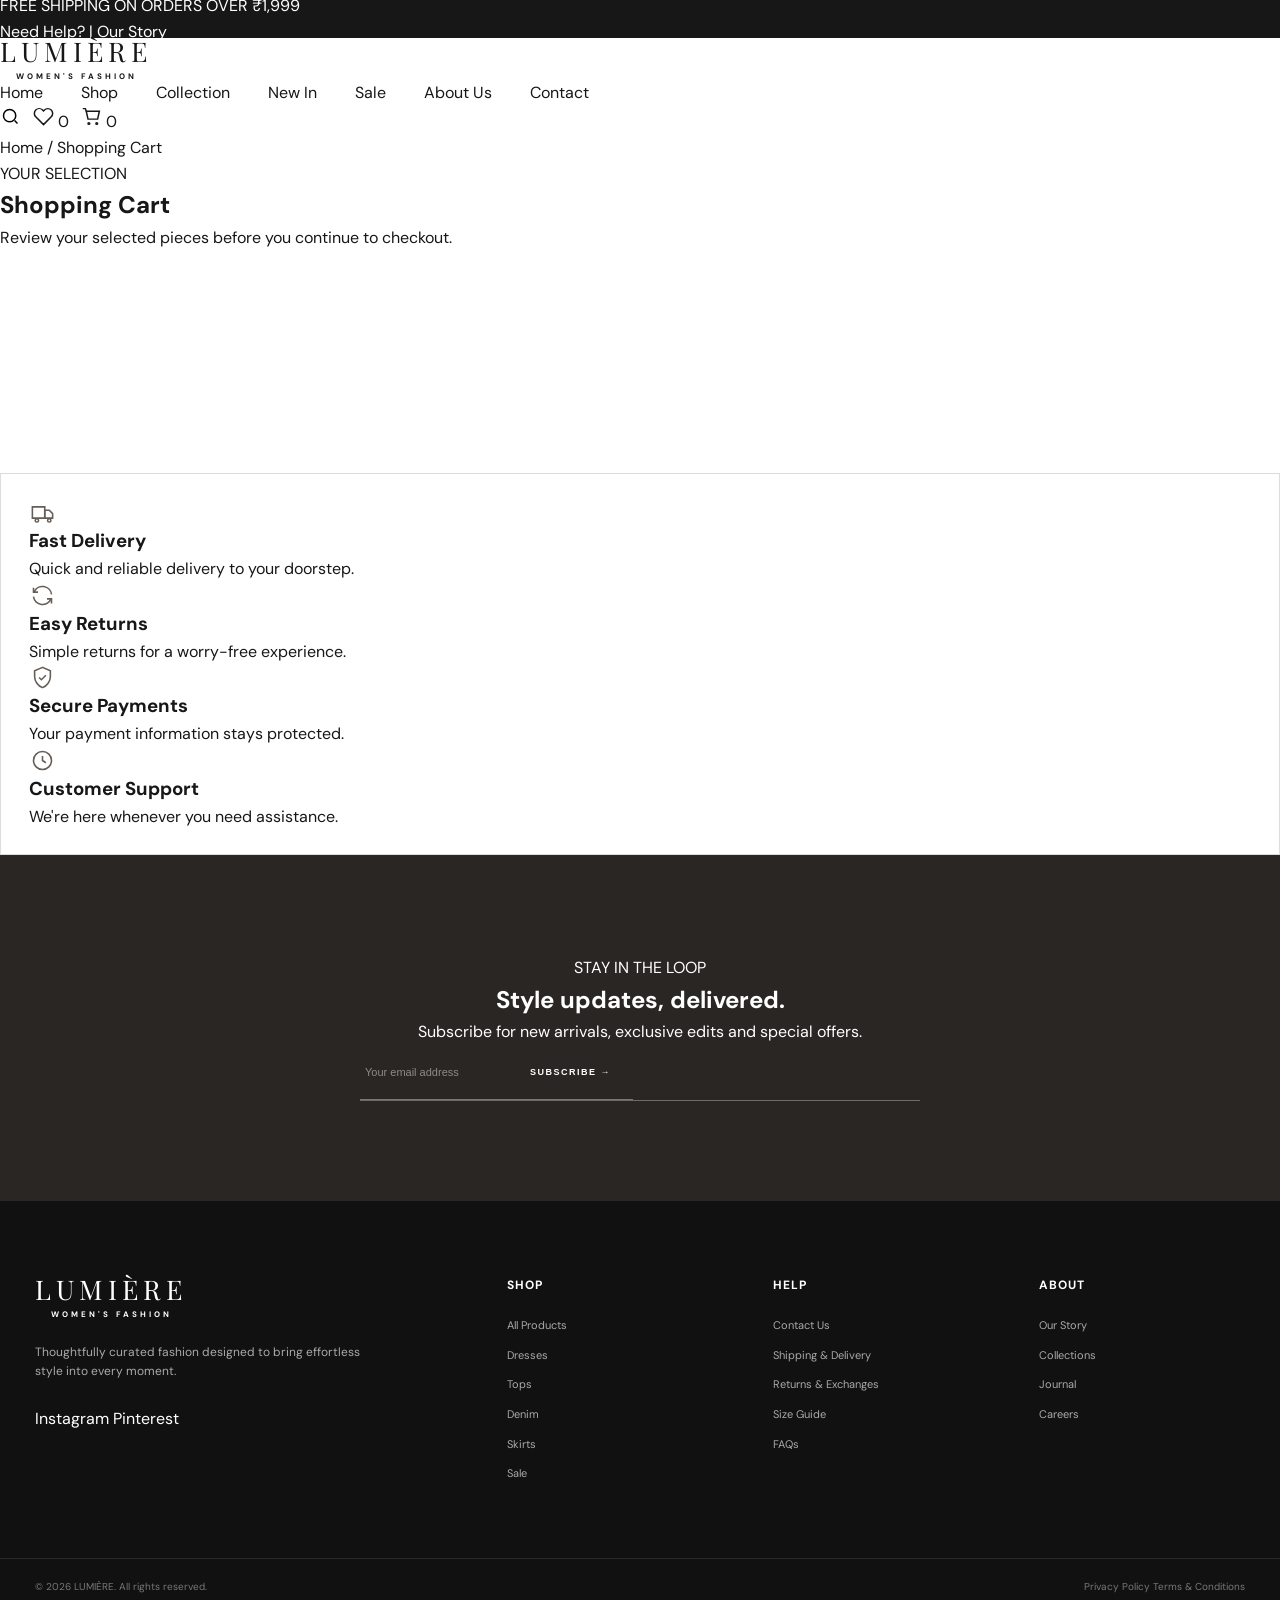
<file: cart.html>
<!DOCTYPE html>
<html lang="en">
<head>
    <meta charset="UTF-8">
    <meta name="viewport" content="width=device-width, initial-scale=1.0">

    <title>Shopping Cart | LUMIÈRE</title>

    <meta
        name="description"
        content="Review your selected LUMIÈRE fashion pieces and proceed to checkout."
    >

    <link rel="preconnect" href="https://fonts.googleapis.com">
    <link rel="preconnect" href="https://fonts.gstatic.com" crossorigin>

    <link
        href="https://fonts.googleapis.com/css2?family=DM+Sans:wght@400;500;600;700&family=Playfair+Display:wght@500;600;700&display=swap"
        rel="stylesheet"
    >

    <link rel="stylesheet" href="style.css">
    <link rel="stylesheet" href="cart.css">
</head>

<body>

    <!-- =========================================
         ANNOUNCEMENT BAR
    ========================================== -->
    <div class="announcement-bar">
        <div class="container">
            <p>FREE SHIPPING ON ORDERS OVER ₹1,999</p>

            <div class="announcement-links">
                <a href="contact.html">Need Help?</a>
                <span>|</span>
                <a href="about.html">Our Story</a>
            </div>
        </div>
    </div>


    <!-- =========================================
         HEADER
    ========================================== -->
    <header class="site-header" id="siteHeader">

        <div class="container header-inner">

            <!-- Mobile Menu -->
            <button
                class="mobile-menu-btn"
                id="mobileMenuBtn"
                aria-label="Open menu"
            >
                <span></span>
                <span></span>
                <span></span>
            </button>


            <!-- Logo -->
            <a href="index.html" class="logo">
                <span class="logo-main">LUMIÈRE</span>
                <span class="logo-sub">WOMEN'S FASHION</span>
            </a>


            <!-- Desktop Navigation -->
            <nav class="main-navigation">

                <a href="index.html">Home</a>

                <a href="shop.html">Shop</a>

                <a href="categories.html">Collection</a>

                <a href="shop.html?sort=newest">New In</a>

                <a href="shop.html?discount=sale">Sale</a>

                <a href="about.html">About Us</a>

                <a href="contact.html">Contact</a>

            </nav>


            <!-- Header Actions -->
            <div class="header-actions">

                <!-- Search -->
                <button
                    class="header-action search-toggle"
                    id="searchToggle"
                    aria-label="Search"
                >
                    <svg
                        width="21"
                        height="21"
                        viewBox="0 0 24 24"
                        fill="none"
                        stroke="currentColor"
                        stroke-width="1.7"
                    >
                        <circle cx="11" cy="11" r="7"></circle>
                        <path d="M20 20L16.65 16.65"></path>
                    </svg>
                </button>


                <!-- Wishlist -->
                <a
                    href="wishlist.html"
                    class="header-action wishlist-action"
                    aria-label="Wishlist"
                >
                    <svg
                        width="21"
                        height="21"
                        viewBox="0 0 24 24"
                        fill="none"
                        stroke="currentColor"
                        stroke-width="1.7"
                    >
                        <path
                            d="M20.84 4.61a5.5 5.5 0 0 0-7.78 0L12 5.67l-1.06-1.06a5.5 5.5 0 0 0-7.78 7.78L12 21.23l8.84-8.84a5.5 5.5 0 0 0 0-7.78Z"
                        ></path>
                    </svg>

                    <span
                        class="header-count wishlist-count"
                        id="wishlistCount"
                    >0</span>
                </a>


                <!-- Cart -->
                <a
                    href="cart.html"
                    class="header-action cart-action active"
                    aria-label="Shopping cart"
                >
                    <svg
                        width="21"
                        height="21"
                        viewBox="0 0 24 24"
                        fill="none"
                        stroke="currentColor"
                        stroke-width="1.7"
                    >
                        <path d="M6 6h15l-2 9H8L6 6Z"></path>
                        <path d="M6 6 5 3H2"></path>
                        <circle cx="9" cy="20" r="1"></circle>
                        <circle cx="18" cy="20" r="1"></circle>
                    </svg>

                    <span
                        class="header-count cart-count"
                        id="cartCount"
                    >0</span>
                </a>

            </div>

        </div>

    </header>


    <!-- =========================================
         SEARCH PANEL
    ========================================== -->
    <div class="search-panel" id="searchPanel">

        <div class="container">

            <div class="search-panel-inner">

                <div class="search-input-wrapper">

                    <svg
                        width="22"
                        height="22"
                        viewBox="0 0 24 24"
                        fill="none"
                        stroke="currentColor"
                        stroke-width="1.7"
                    >
                        <circle cx="11" cy="11" r="7"></circle>
                        <path d="M20 20L16.65 16.65"></path>
                    </svg>

                    <input
                        type="text"
                        id="globalSearch"
                        placeholder="Search dresses, tops, denim..."
                        autocomplete="off"
                    >

                    <button
                        id="closeSearch"
                        class="close-search"
                        aria-label="Close search"
                    >
                        ×
                    </button>

                </div>

                <div
                    class="search-suggestions"
                    id="searchSuggestions"
                ></div>

            </div>

        </div>

    </div>


    <!-- =========================================
         MOBILE NAVIGATION
    ========================================== -->
    <div class="mobile-menu-overlay" id="mobileMenuOverlay"></div>

    <aside class="mobile-navigation" id="mobileNavigation">

        <div class="mobile-nav-header">

            <a href="index.html" class="logo">
                <span class="logo-main">LUMIÈRE</span>
                <span class="logo-sub">WOMEN'S FASHION</span>
            </a>

            <button
                id="closeMobileMenu"
                class="close-mobile-menu"
                aria-label="Close menu"
            >
                ×
            </button>

        </div>


        <nav class="mobile-nav-links">

            <a href="index.html">Home</a>

            <a href="shop.html">Shop</a>

            <a href="categories.html">Collection</a>

            <a href="shop.html?sort=newest">New In</a>

            <a href="shop.html?sort=trending">Trending</a>

            <a href="shop.html?discount=sale">Sale</a>

            <a href="wishlist.html">
                Wishlist
                <span id="mobileWishlistCount">0</span>
            </a>

            <a href="cart.html" class="active">
                Cart
                <span id="mobileCartCount">0</span>
            </a>

            <a href="about.html">About Us</a>

            <a href="contact.html">Contact</a>

        </nav>


        <div class="mobile-nav-footer">

            <p>Curated fashion for every moment.</p>

            <div class="mobile-social-links">
                <a href="#">Instagram</a>
                <a href="#">Pinterest</a>
            </div>

        </div>

    </aside>


    <!-- =========================================
         BREADCRUMB
    ========================================== -->
    <section class="breadcrumb-section">

        <div class="container">

            <div class="breadcrumb">

                <a href="index.html">Home</a>

                <span>/</span>

                <span>Shopping Cart</span>

            </div>

        </div>

    </section>


    <!-- =========================================
         CART HERO
    ========================================== -->
    <section class="page-hero cart-page-hero">

        <div class="container">

            <span class="eyebrow">YOUR SELECTION</span>

            <h1>Shopping Cart</h1>

            <p>
                Review your selected pieces before you continue to checkout.
            </p>

        </div>

    </section>


    <!-- =========================================
         CART SECTION
    ========================================== -->
    <main class="cart-section">

        <div class="container">

            <!-- Cart Layout -->
            <div class="cart-layout" id="cartLayout">


                <!-- =================================
                     CART ITEMS
                ================================== -->
                <div class="cart-main">

                    <div class="cart-heading">

                        <div>

                            <span class="section-label">YOUR BAG</span>

                            <h2>
                                Selected Items
                            </h2>

                        </div>

                        <span
                            class="cart-items-count"
                            id="cartItemsCount"
                        >
                            0 items
                        </span>

                    </div>


                    <!-- Products will be rendered here by JS -->
                    <div
                        class="cart-items"
                        id="cartItems"
                    ></div>


                    <!-- =================================
                         EMPTY CART
                    ================================== -->
                    <div
                        class="empty-cart"
                        id="emptyCart"
                        style="display: none;"
                    >

                        <div class="empty-cart-icon">

                            <svg
                                width="55"
                                height="55"
                                viewBox="0 0 24 24"
                                fill="none"
                                stroke="currentColor"
                                stroke-width="1.3"
                            >
                                <path d="M6 6h15l-2 9H8L6 6Z"></path>
                                <path d="M6 6 5 3H2"></path>
                                <circle cx="9" cy="20" r="1"></circle>
                                <circle cx="18" cy="20" r="1"></circle>
                            </svg>

                        </div>

                        <span class="eyebrow">
                            YOUR BAG IS WAITING
                        </span>

                        <h2>Your cart is empty</h2>

                        <p>
                            Looks like you haven't added anything to your
                            shopping bag yet.
                        </p>

                        <a
                            href="shop.html"
                            class="btn btn-primary"
                        >
                            Explore Collection
                        </a>

                    </div>


                    <!-- Continue Shopping -->
                    <div class="continue-shopping">

                        <a href="shop.html">

                            <span class="arrow">←</span>

                            Continue Shopping

                        </a>

                    </div>

                </div>


                <!-- =================================
                     CART SUMMARY
                ================================== -->
                <aside
                    class="cart-summary"
                    id="cartSummary"
                >

                    <div class="summary-header">

                        <span class="section-label">
                            ORDER SUMMARY
                        </span>

                        <h2>Summary</h2>

                    </div>


                    <!-- Promo -->
                    <div class="promo-code">

                        <label for="promoCode">
                            Have a promo code?
                        </label>

                        <div class="promo-input">

                            <input
                                type="text"
                                id="promoCode"
                                placeholder="Enter code"
                            >

                            <button
                                type="button"
                                id="applyPromo"
                            >
                                Apply
                            </button>

                        </div>

                        <small id="promoMessage"></small>

                    </div>


                    <!-- Price Breakdown -->
                    <div class="summary-details">

                        <div class="summary-row">

                            <span>Subtotal</span>

                            <strong id="cartSubtotal">
                                ₹0
                            </strong>

                        </div>


                        <div class="summary-row">

                            <span>Shipping</span>

                            <strong id="cartShipping">
                                ₹0
                            </strong>

                        </div>


                        <div
                            class="summary-row discount-row"
                            id="cartDiscountRow"
                            style="display: none;"
                        >

                            <span>Discount</span>

                            <strong id="cartDiscount">
                                -₹0
                            </strong>

                        </div>

                    </div>


                    <!-- Free Shipping Message -->
                    <div
                        class="shipping-message"
                        id="shippingMessage"
                    >
                        <svg
                            width="18"
                            height="18"
                            viewBox="0 0 24 24"
                            fill="none"
                            stroke="currentColor"
                            stroke-width="1.5"
                        >
                            <path d="M3 7h11v10H3z"></path>
                            <path d="M14 10h4l3 3v4h-7z"></path>
                            <circle cx="7" cy="19" r="1.5"></circle>
                            <circle cx="18" cy="19" r="1.5"></circle>
                        </svg>

                        <span>
                            Free shipping on orders over ₹1,999
                        </span>
                    </div>


                    <!-- Total -->
                    <div class="summary-total">

                        <span>Total</span>

                        <strong id="cartTotal">
                            ₹0
                        </strong>

                    </div>


                    <!-- Checkout -->
                    <a
                        href="checkout.html"
                        class="btn btn-primary checkout-btn"
                        id="checkoutButton"
                    >
                        Proceed to Checkout
                        <span>→</span>
                        <a href="checkout.html">Proceed to Checkout</a>
                    </a>


                    <!-- Payment Info -->
                    <div class="secure-checkout">

                        <svg
                            width="17"
                            height="17"
                            viewBox="0 0 24 24"
                            fill="none"
                            stroke="currentColor"
                            stroke-width="1.5"
                        >
                            <rect
                                x="4"
                                y="3"
                                width="16"
                                height="18"
                                rx="2"
                            ></rect>

                            <path d="M8 8h8"></path>

                            <path d="M8 12h8"></path>

                            <path d="M8 16h5"></path>
                        </svg>

                        <span>
                            Secure checkout • Safe & easy payments
                        </span>

                    </div>

                </aside>

            </div>

        </div>

    </main>


    <!-- =========================================
         CART BENEFITS
    ========================================== -->
    <section class="cart-benefits">

        <div class="container">

            <div class="benefits-grid">

                <!-- Benefit 1 -->
                <div class="benefit-item">

                    <div class="benefit-icon">

                        <svg
                            width="27"
                            height="27"
                            viewBox="0 0 24 24"
                            fill="none"
                            stroke="currentColor"
                            stroke-width="1.4"
                        >
                            <path d="M3 7h11v10H3z"></path>
                            <path d="M14 10h4l3 3v4h-7z"></path>
                            <circle cx="7" cy="19" r="1.5"></circle>
                            <circle cx="18" cy="19" r="1.5"></circle>
                        </svg>

                    </div>

                    <div>

                        <h3>Fast Delivery</h3>

                        <p>
                            Quick and reliable delivery to your doorstep.
                        </p>

                    </div>

                </div>


                <!-- Benefit 2 -->
                <div class="benefit-item">

                    <div class="benefit-icon">

                        <svg
                            width="27"
                            height="27"
                            viewBox="0 0 24 24"
                            fill="none"
                            stroke="currentColor"
                            stroke-width="1.4"
                        >
                            <path d="M20 11a8.1 8.1 0 0 0-15.5-2"></path>
                            <path d="M4 5v4h4"></path>
                            <path d="M4 13a8.1 8.1 0 0 0 15.5 2"></path>
                            <path d="M20 19v-4h-4"></path>
                        </svg>

                    </div>

                    <div>

                        <h3>Easy Returns</h3>

                        <p>
                            Simple returns for a worry-free experience.
                        </p>

                    </div>

                </div>


                <!-- Benefit 3 -->
                <div class="benefit-item">

                    <div class="benefit-icon">

                        <svg
                            width="27"
                            height="27"
                            viewBox="0 0 24 24"
                            fill="none"
                            stroke="currentColor"
                            stroke-width="1.4"
                        >
                            <path
                                d="M12 3 5 6v5c0 4.5 3 8.5 7 10 4-1.5 7-5.5 7-10V6l-7-3Z"
                            ></path>

                            <path d="m9 12 2 2 4-4"></path>
                        </svg>

                    </div>

                    <div>

                        <h3>Secure Payments</h3>

                        <p>
                            Your payment information stays protected.
                        </p>

                    </div>

                </div>


                <!-- Benefit 4 -->
                <div class="benefit-item">

                    <div class="benefit-icon">

                        <svg
                            width="27"
                            height="27"
                            viewBox="0 0 24 24"
                            fill="none"
                            stroke="currentColor"
                            stroke-width="1.4"
                        >
                            <path d="M20 12a8 8 0 1 1-16 0 8 8 0 0 1 16 0Z"></path>
                            <path d="M12 8v4l3 2"></path>
                        </svg>

                    </div>

                    <div>

                        <h3>Customer Support</h3>

                        <p>
                            We're here whenever you need assistance.
                        </p>

                    </div>

                </div>

            </div>

        </div>

    </section>


    <!-- =========================================
         NEWSLETTER
    ========================================== -->
    <section class="newsletter-section">

        <div class="container">

            <div class="newsletter-content">

                <span class="eyebrow">STAY IN THE LOOP</span>

                <h2>
                    Style updates, delivered.
                </h2>

                <p>
                    Subscribe for new arrivals, exclusive edits and
                    special offers.
                </p>

                <form
                    class="newsletter-form"
                    id="newsletterForm"
                >

                    <div class="newsletter-input">

                        <input
                            type="email"
                            id="newsletterEmail"
                            placeholder="Your email address"
                            required
                        >

                        <button type="submit">
                            Subscribe
                            <span>→</span>
                        </button>

                    </div>

                </form>

            </div>

        </div>

    </section>


    <!-- =========================================
         FOOTER
    ========================================== -->
    <footer class="site-footer">

        <div class="container">

            <div class="footer-main">


                <!-- Brand -->
                <div class="footer-brand">

                    <a href="index.html" class="logo">

                        <span class="logo-main">
                            LUMIÈRE
                        </span>

                        <span class="logo-sub">
                            WOMEN'S FASHION
                        </span>

                    </a>

                    <p>
                        Thoughtfully curated fashion designed to bring
                        effortless style into every moment.
                    </p>

                    <div class="footer-social">

                        <a href="#" aria-label="Instagram">
                            Instagram
                        </a>

                        <a href="#" aria-label="Pinterest">
                            Pinterest
                        </a>

                    </div>

                </div>


                <!-- Shop -->
                <div class="footer-column">

                    <h3>Shop</h3>

                    <a href="shop.html">All Products</a>

                    <a href="shop.html?category=dresses">
                        Dresses
                    </a>

                    <a href="shop.html?category=tops">
                        Tops
                    </a>

                    <a href="shop.html?category=jeans">
                        Denim
                    </a>

                    <a href="shop.html?category=skirts">
                        Skirts
                    </a>

                    <a href="shop.html?discount=sale">
                        Sale
                    </a>

                </div>


                <!-- Help -->
                <div class="footer-column">

                    <h3>Help</h3>

                    <a href="contact.html">Contact Us</a>

                    <a href="#">Shipping & Delivery</a>

                    <a href="#">Returns & Exchanges</a>

                    <a href="#">Size Guide</a>

                    <a href="#">FAQs</a>

                </div>


                <!-- About -->
                <div class="footer-column">

                    <h3>About</h3>

                    <a href="about.html">Our Story</a>

                    <a href="categories.html">
                        Collections
                    </a>

                    <a href="#">Journal</a>

                    <a href="#">Careers</a>

                </div>

            </div>


            <!-- Footer Bottom -->
            <div class="footer-bottom">

                <p>
                    © 2026 LUMIÈRE. All rights reserved.
                </p>

                <div class="footer-legal">

                    <a href="#">Privacy Policy</a>

                    <a href="#">Terms & Conditions</a>

                </div>

            </div>

        </div>

    </footer>


    <!-- =========================================
         TOAST
    ========================================== -->
    <div
        class="toast-container"
        id="toastContainer"
    ></div>


    <!-- =========================================
         BACK TO TOP
    ========================================== -->
    <button
        class="back-to-top"
        id="backToTop"
        aria-label="Back to top"
    >
        ↑
    </button>


    <!-- =========================================
         JAVASCRIPT
    ========================================== -->
    
    <script src="script.js"></script>
    <script src="cart.js"></script>

</body>
</html>
</file>
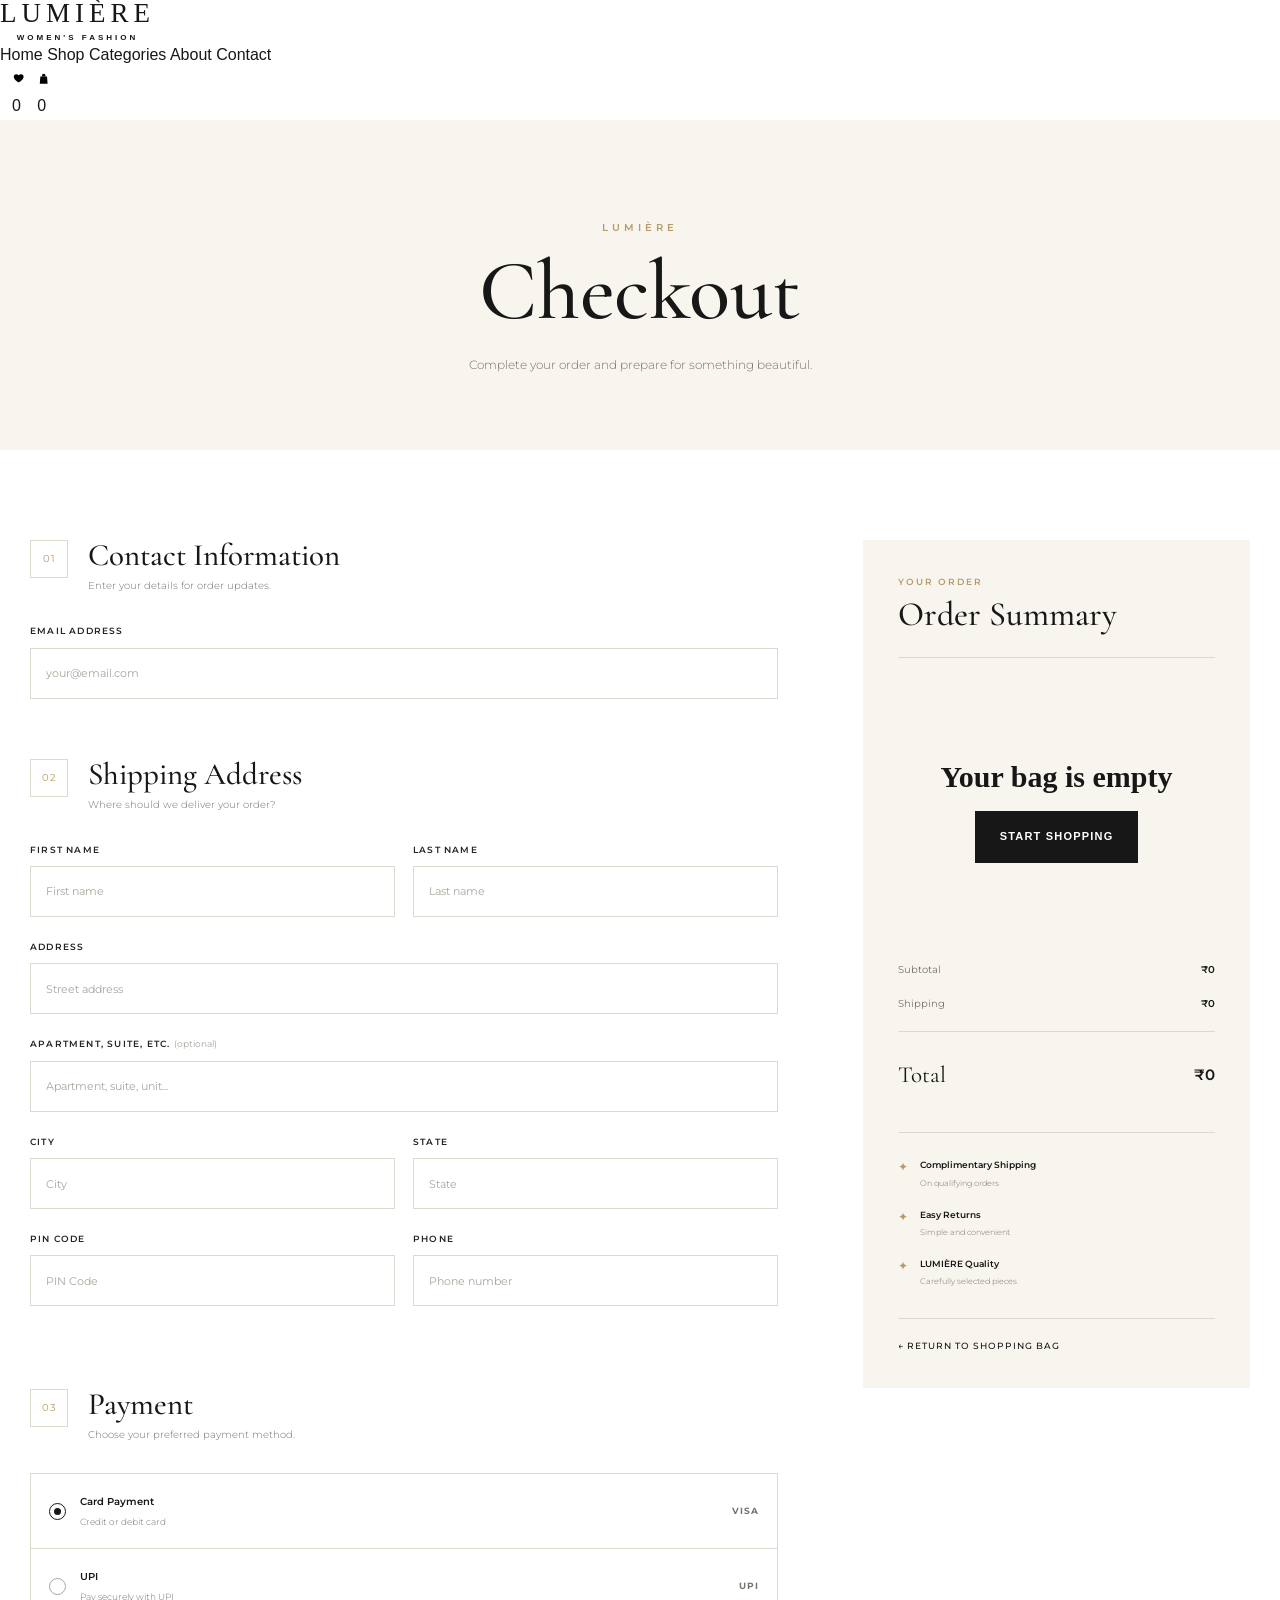
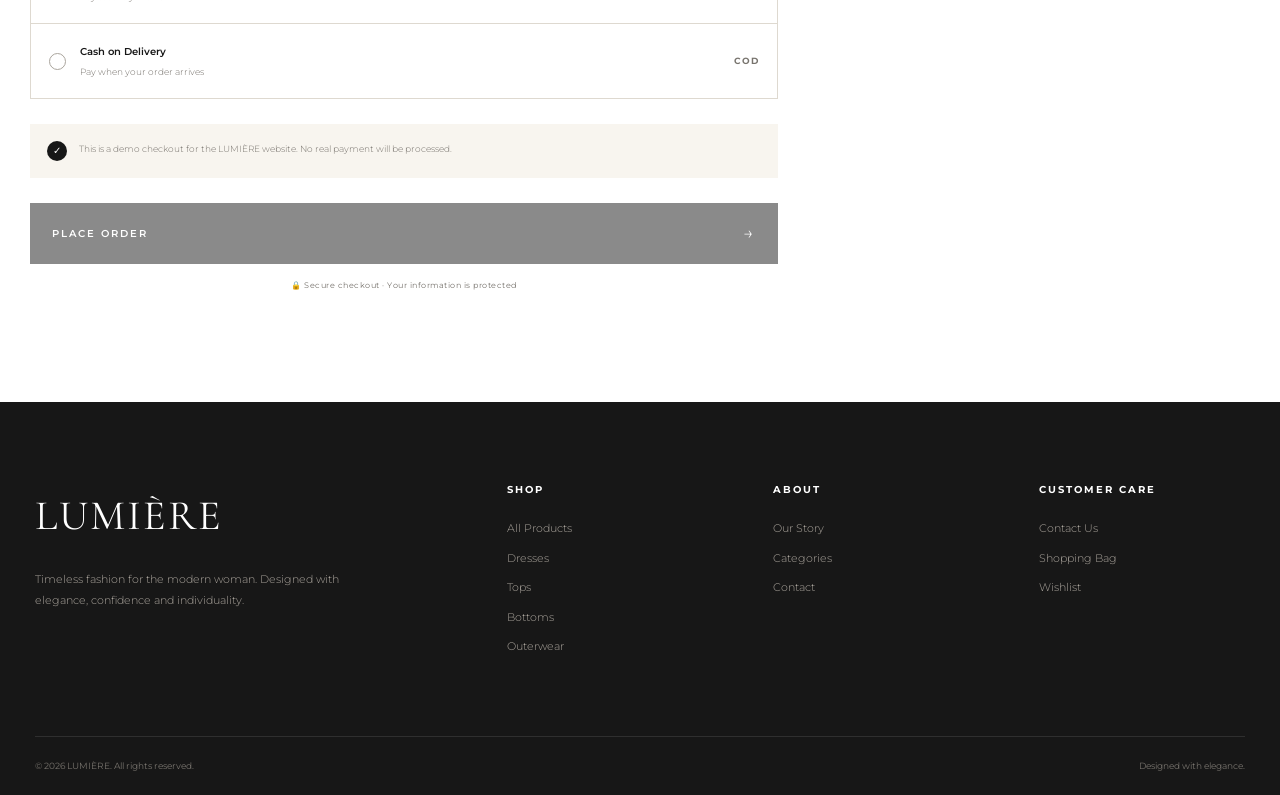
<file: checkout.html>
<!DOCTYPE html>
<html lang="en">
<head>
    <meta charset="UTF-8">
    <meta name="viewport" content="width=device-width, initial-scale=1.0">

    <title>Checkout | LUMIÈRE</title>

    <!-- Google Fonts -->
    <link rel="preconnect" href="https://fonts.googleapis.com">
    <link rel="preconnect" href="https://fonts.gstatic.com" crossorigin>
    <link href="https://fonts.googleapis.com/css2?family=Cormorant+Garamond:wght@400;500;600;700&family=Montserrat:wght@300;400;500;600;700&display=swap" rel="stylesheet">

    <!-- Main CSS -->
    <link rel="stylesheet" href="style.css">

    <!-- Checkout CSS -->
    <link rel="stylesheet" href="checkout.css">
</head>

<body>

    <!-- =====================================================
         HEADER
         ===================================================== -->

    <header class="site-header" id="siteHeader">

        <div class="header-inner">

            <!-- Mobile Menu -->
            <button
                class="mobile-menu-btn"
                id="mobileMenuBtn"
                aria-label="Open menu"
            >
                <span></span>
                <span></span>
                <span></span>
            </button>


            <!-- Logo -->
            <a href="index.html" class="logo">
                <span class="logo-main">LUMIÈRE</span>
                <span class="logo-sub">WOMEN'S FASHION</span>
            </a>


            <!-- Navigation -->
            <nav class="desktop-navigation">

                <a href="index.html">Home</a>

                <a href="shop.html">Shop</a>

                <a href="categories.html">Categories</a>

                <a href="about.html">About</a>

                <a href="contact.html">Contact</a>

            </nav>


            <!-- Header Actions -->
            <div class="header-actions">

                <!-- Search -->
                <button
                    class="header-icon"
                    id="searchToggle"
                    aria-label="Search"
                >
                    <svg viewBox="0 0 24 24">
                        <circle cx="11" cy="11" r="7"></circle>
                        <path d="M16.5 16.5L21 21"></path>
                    </svg>
                </button>


                <!-- Wishlist -->
                <a
                    href="wishlist.html"
                    class="header-icon icon-with-count"
                    aria-label="Wishlist"
                >
                    <svg viewBox="0 0 24 24">
                        <path d="M20.8 8.7c0 5.5-8.8 10.3-8.8 10.3S3.2 14.2 3.2 8.7A4.7 4.7 0 0 1 8 4c1.5 0 2.9.7 4 1.9C13.1 4.7 14.5 4 16 4a4.7 4.7 0 0 1 4.8 4.7Z"></path>
                    </svg>

                    <span class="wishlist-count">0</span>
                </a>


                <!-- Cart -->
                <a
                    href="cart.html"
                    class="header-icon icon-with-count"
                    aria-label="Shopping bag"
                >
                    <svg viewBox="0 0 24 24">
                        <path d="M6 8h12l1 13H5L6 8Z"></path>
                        <path d="M9 8V6a3 3 0 0 1 6 0v2"></path>
                    </svg>

                    <span class="cart-count">0</span>
                </a>

            </div>

        </div>

    </header>


    <!-- =====================================================
         MOBILE NAVIGATION
         ===================================================== -->

    <div class="mobile-navigation" id="mobileNavigation">

        <button
            class="mobile-menu-close"
            id="closeMobileMenu"
            aria-label="Close menu"
        >
            &times;
        </button>

        <nav>

            <a href="index.html">Home</a>

            <a href="shop.html">Shop</a>

            <a href="categories.html">Categories</a>

            <a href="about.html">About</a>

            <a href="contact.html">Contact</a>

        </nav>

    </div>


    <div
        class="mobile-menu-overlay"
        id="mobileMenuOverlay"
    ></div>


    <!-- =====================================================
         SEARCH PANEL
         ===================================================== -->

    <div class="search-panel" id="searchPanel">

        <div class="search-panel-inner">

            <button
                class="search-close"
                id="closeSearch"
                aria-label="Close search"
            >
                &times;
            </button>


            <div class="search-box">

                <svg viewBox="0 0 24 24">
                    <circle cx="11" cy="11" r="7"></circle>
                    <path d="M16.5 16.5L21 21"></path>
                </svg>

                <input
                    type="text"
                    id="globalSearch"
                    placeholder="Search our collection..."
                    autocomplete="off"
                >

            </div>


            <div
                class="search-suggestions"
                id="searchSuggestions"
            ></div>

        </div>

    </div>


    <!-- =====================================================
         CHECKOUT PAGE
         ===================================================== -->

    <main class="checkout-page">


        <!-- Page Heading -->
        <section class="checkout-heading">

            <p class="checkout-eyebrow">
                LUMIÈRE
            </p>

            <h1>Checkout</h1>

            <p>
                Complete your order and prepare for something beautiful.
            </p>

        </section>


        <!-- Checkout Layout -->
        <section class="checkout-section">

            <div class="checkout-container">


                <!-- =================================================
                     LEFT SIDE - CUSTOMER INFORMATION
                     ================================================= -->

                <div class="checkout-form-wrapper">

                    <div class="checkout-section-title">

                        <span class="checkout-number">
                            01
                        </span>

                        <div>
                            <h2>Contact Information</h2>

                            <p>
                                Enter your details for order updates.
                            </p>
                        </div>

                    </div>


                    <form id="checkoutForm">


                        <!-- Contact -->
                        <div class="form-group">

                            <label for="checkoutEmail">
                                Email Address
                            </label>

                            <input
                                type="email"
                                id="checkoutEmail"
                                name="email"
                                placeholder="your@email.com"
                                required
                            >

                        </div>


                        <!-- Shipping Heading -->
                        <div class="checkout-section-title form-heading">

                            <span class="checkout-number">
                                02
                            </span>

                            <div>
                                <h2>Shipping Address</h2>

                                <p>
                                    Where should we deliver your order?
                                </p>
                            </div>

                        </div>


                        <!-- Name Row -->
                        <div class="form-row">

                            <div class="form-group">

                                <label for="firstName">
                                    First Name
                                </label>

                                <input
                                    type="text"
                                    id="firstName"
                                    name="firstName"
                                    placeholder="First name"
                                    required
                                >

                            </div>


                            <div class="form-group">

                                <label for="lastName">
                                    Last Name
                                </label>

                                <input
                                    type="text"
                                    id="lastName"
                                    name="lastName"
                                    placeholder="Last name"
                                    required
                                >

                            </div>

                        </div>


                        <!-- Address -->
                        <div class="form-group">

                            <label for="address">
                                Address
                            </label>

                            <input
                                type="text"
                                id="address"
                                name="address"
                                placeholder="Street address"
                                required
                            >

                        </div>


                        <!-- Apartment -->
                        <div class="form-group">

                            <label for="apartment">
                                Apartment, Suite, etc.
                                <span>(optional)</span>
                            </label>

                            <input
                                type="text"
                                id="apartment"
                                name="apartment"
                                placeholder="Apartment, suite, unit..."
                            >

                        </div>


                        <!-- City / State -->
                        <div class="form-row">

                            <div class="form-group">

                                <label for="city">
                                    City
                                </label>

                                <input
                                    type="text"
                                    id="city"
                                    name="city"
                                    placeholder="City"
                                    required
                                >

                            </div>


                            <div class="form-group">

                                <label for="state">
                                    State
                                </label>

                                <input
                                    type="text"
                                    id="state"
                                    name="state"
                                    placeholder="State"
                                    required
                                >

                            </div>

                        </div>


                        <!-- PIN / Phone -->
                        <div class="form-row">

                            <div class="form-group">

                                <label for="postalCode">
                                    PIN Code
                                </label>

                                <input
                                    type="text"
                                    id="postalCode"
                                    name="postalCode"
                                    placeholder="PIN Code"
                                    inputmode="numeric"
                                    maxlength="6"
                                    required
                                >

                            </div>


                            <div class="form-group">

                                <label for="phone">
                                    Phone
                                </label>

                                <input
                                    type="tel"
                                    id="phone"
                                    name="phone"
                                    placeholder="Phone number"
                                    inputmode="tel"
                                    required
                                >

                            </div>

                        </div>


                        <!-- Payment Heading -->
                        <div class="checkout-section-title form-heading">

                            <span class="checkout-number">
                                03
                            </span>

                            <div>
                                <h2>Payment</h2>

                                <p>
                                    Choose your preferred payment method.
                                </p>
                            </div>

                        </div>


                        <!-- Payment Methods -->
                        <div class="payment-methods">


                            <label class="payment-option">

                                <input
                                    type="radio"
                                    name="payment"
                                    value="card"
                                    checked
                                >

                                <span class="custom-radio"></span>

                                <span class="payment-info">

                                    <strong>
                                        Card Payment
                                    </strong>

                                    <small>
                                        Credit or debit card
                                    </small>

                                </span>

                                <span class="payment-icons">
                                    VISA
                                </span>

                            </label>


                            <label class="payment-option">

                                <input
                                    type="radio"
                                    name="payment"
                                    value="upi"
                                >

                                <span class="custom-radio"></span>

                                <span class="payment-info">

                                    <strong>
                                        UPI
                                    </strong>

                                    <small>
                                        Pay securely with UPI
                                    </small>

                                </span>

                                <span class="payment-icons">
                                    UPI
                                </span>

                            </label>


                            <label class="payment-option">

                                <input
                                    type="radio"
                                    name="payment"
                                    value="cod"
                                >

                                <span class="custom-radio"></span>

                                <span class="payment-info">

                                    <strong>
                                        Cash on Delivery
                                    </strong>

                                    <small>
                                        Pay when your order arrives
                                    </small>

                                </span>

                                <span class="payment-icons">
                                    COD
                                </span>

                            </label>

                        </div>


                        <!-- Demo Notice -->
                        <div class="checkout-notice">

                            <span class="notice-icon">
                                ✓
                            </span>

                            <p>
                                This is a demo checkout for the LUMIÈRE
                                website. No real payment will be processed.
                            </p>

                        </div>


                        <!-- Submit -->
                        <button
                            type="submit"
                            class="place-order-btn"
                        >
                            <span>Place Order</span>
                            <span>→</span>
                        </button>


                        <p class="secure-checkout">
                            🔒 Secure checkout · Your information is protected
                        </p>

                    </form>

                </div>


                <!-- =================================================
                     RIGHT SIDE - ORDER SUMMARY
                     ================================================= -->

                <aside class="checkout-summary">


                    <div class="summary-header">

                        <p>
                            YOUR ORDER
                        </p>

                        <h2>
                            Order Summary
                        </h2>

                    </div>


                    <!-- Products -->
                    <div
                        class="checkout-items"
                        id="checkoutItems"
                    >
                        <!-- Filled by script.js -->
                    </div>


                    <!-- Summary Totals -->
                    <div class="summary-prices">

                        <div class="summary-row">

                            <span>
                                Subtotal
                            </span>

                            <strong id="checkoutSubtotal">
                                ₹0
                            </strong>

                        </div>


                        <div class="summary-row">

                            <span>
                                Shipping
                            </span>

                            <strong id="checkoutShipping">
                                ₹0
                            </strong>

                        </div>


                        <div class="summary-divider"></div>


                        <div class="summary-row summary-total">

                            <span>
                                Total
                            </span>

                            <strong id="checkoutTotal">
                                ₹0
                            </strong>

                        </div>

                    </div>


                    <!-- Benefits -->
                    <div class="checkout-benefits">

                        <div class="benefit">

                            <span>✦</span>

                            <div>
                                <strong>
                                    Complimentary Shipping
                                </strong>

                                <p>
                                    On qualifying orders
                                </p>
                            </div>

                        </div>


                        <div class="benefit">

                            <span>✦</span>

                            <div>
                                <strong>
                                    Easy Returns
                                </strong>

                                <p>
                                    Simple and convenient
                                </p>
                            </div>

                        </div>


                        <div class="benefit">

                            <span>✦</span>

                            <div>
                                <strong>
                                    LUMIÈRE Quality
                                </strong>

                                <p>
                                    Carefully selected pieces
                                </p>
                            </div>

                        </div>

                    </div>


                    <a
                        href="cart.html"
                        class="back-to-cart"
                    >
                        ← Return to Shopping Bag
                    </a>

                </aside>

            </div>

        </section>

    </main>


    <!-- =====================================================
         FOOTER
         ===================================================== -->

    <footer class="site-footer">

        <div class="footer-main">


            <div class="footer-brand">

                <a
                    href="index.html"
                    class="footer-logo"
                >
                    LUMIÈRE
                </a>

                <p>
                    Timeless fashion for the modern woman.
                    Designed with elegance, confidence and individuality.
                </p>

            </div>


            <div class="footer-column">

                <h4>Shop</h4>

                <a href="shop.html">
                    All Products
                </a>

                <a href="shop.html?category=dresses">
                    Dresses
                </a>

                <a href="shop.html?category=tops">
                    Tops
                </a>

                <a href="shop.html?category=bottoms">
                    Bottoms
                </a>

                <a href="shop.html?category=outerwear">
                    Outerwear
                </a>

            </div>


            <div class="footer-column">

                <h4>About</h4>

                <a href="about.html">
                    Our Story
                </a>

                <a href="categories.html">
                    Categories
                </a>

                <a href="contact.html">
                    Contact
                </a>

            </div>


            <div class="footer-column">

                <h4>Customer Care</h4>

                <a href="contact.html">
                    Contact Us
                </a>

                <a href="cart.html">
                    Shopping Bag
                </a>

                <a href="wishlist.html">
                    Wishlist
                </a>

            </div>


        </div>


        <div class="footer-bottom">

            <p>
                © 2026 LUMIÈRE. All rights reserved.
            </p>

            <p>
                Designed with elegance.
            </p>

        </div>

    </footer>


    <!-- Back To Top -->
    <button
        id="backToTop"
        class="back-to-top"
        aria-label="Back to top"
    >
        ↑
    </button>


    <!-- =====================================================
         JAVASCRIPT
         ===================================================== -->

    <!-- Main JS MUST come first -->
    <script src="script.js"></script>

    <!-- Checkout JS -->
    <script src="checkout.js"></script>

</body>
</html>
</file>
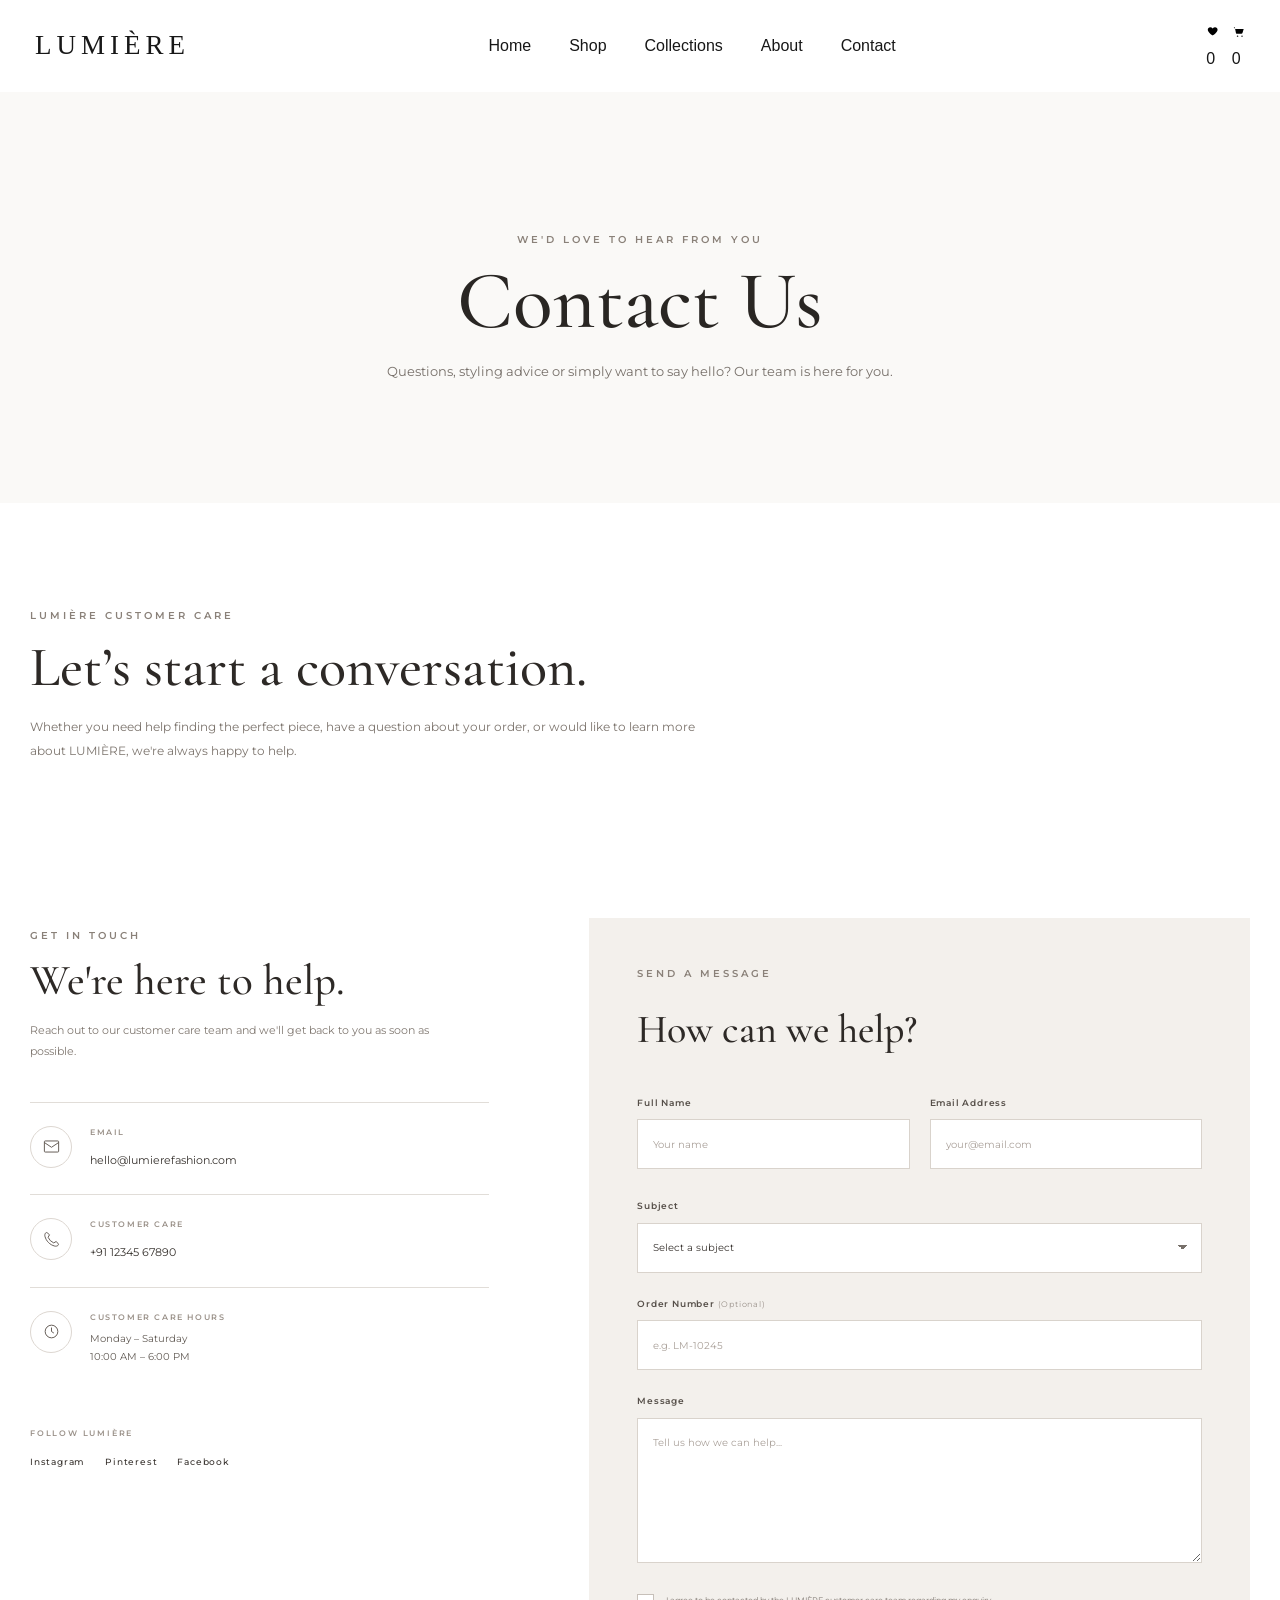
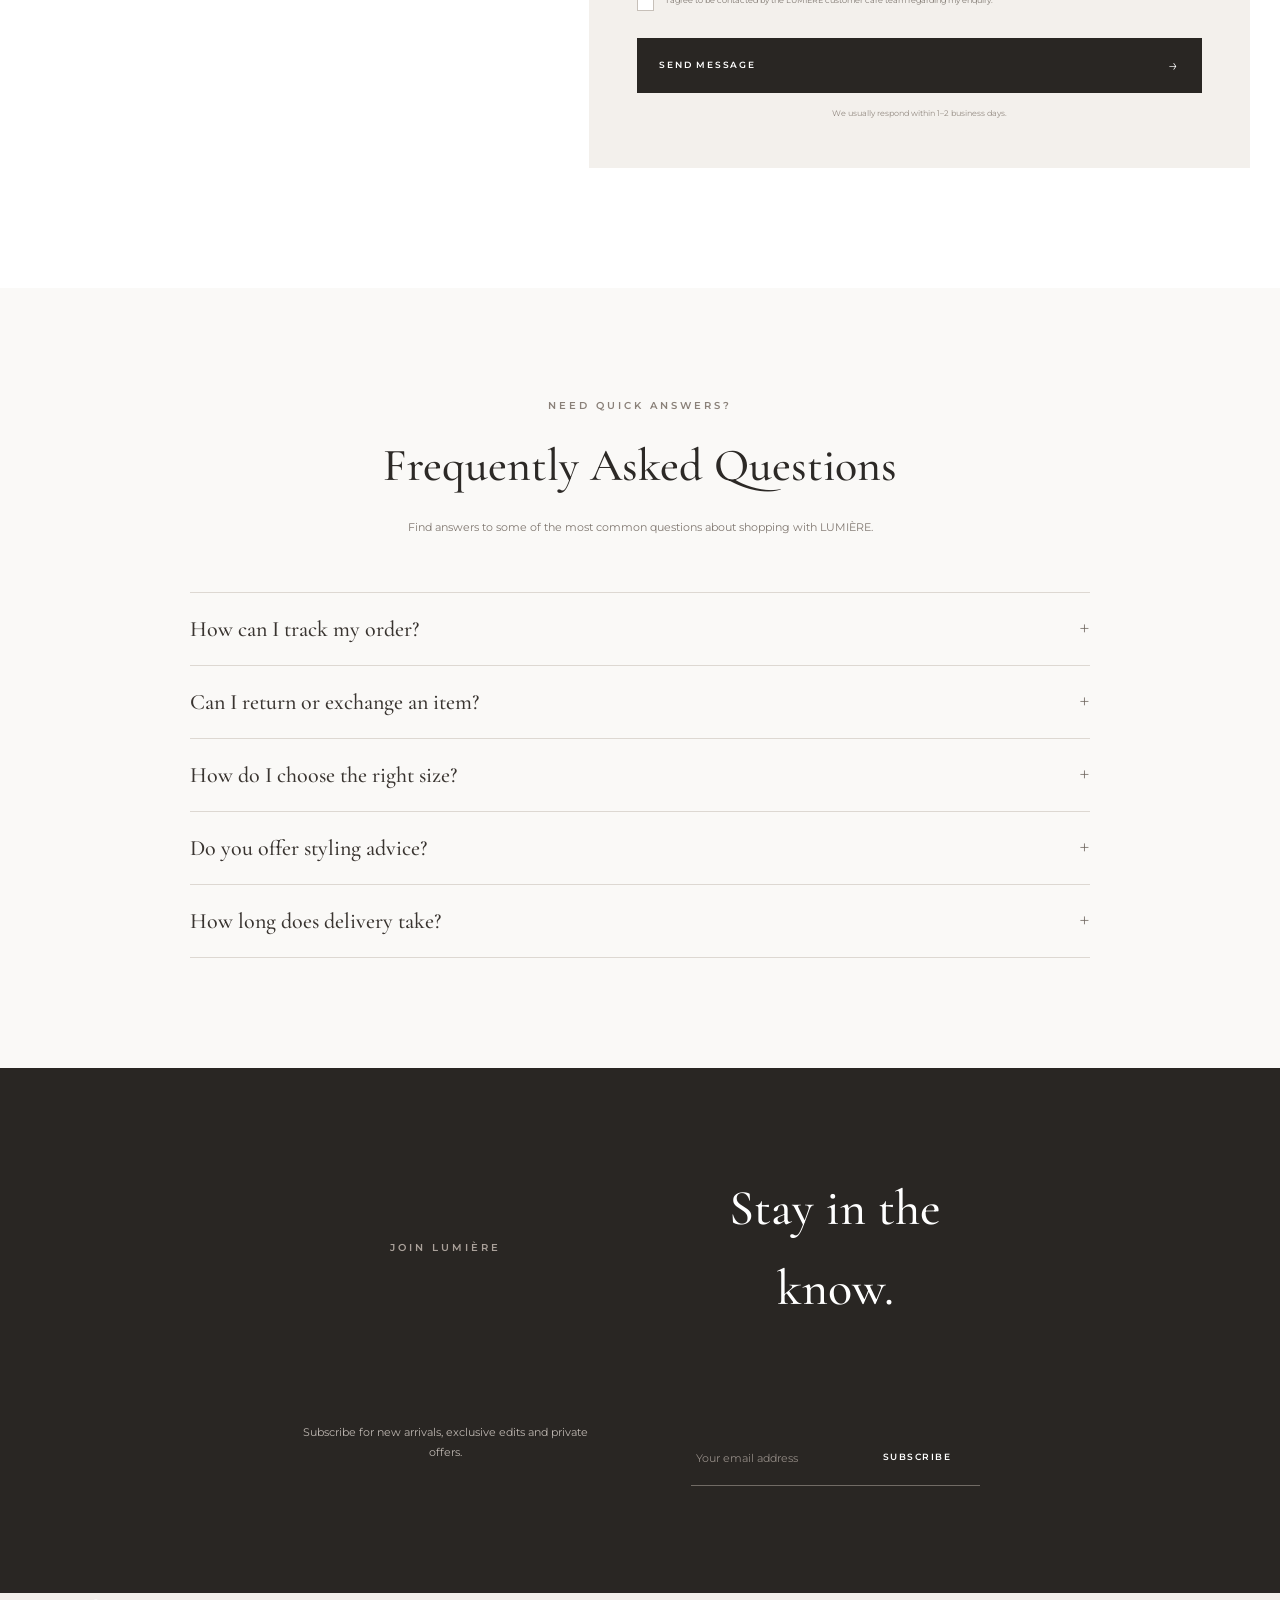
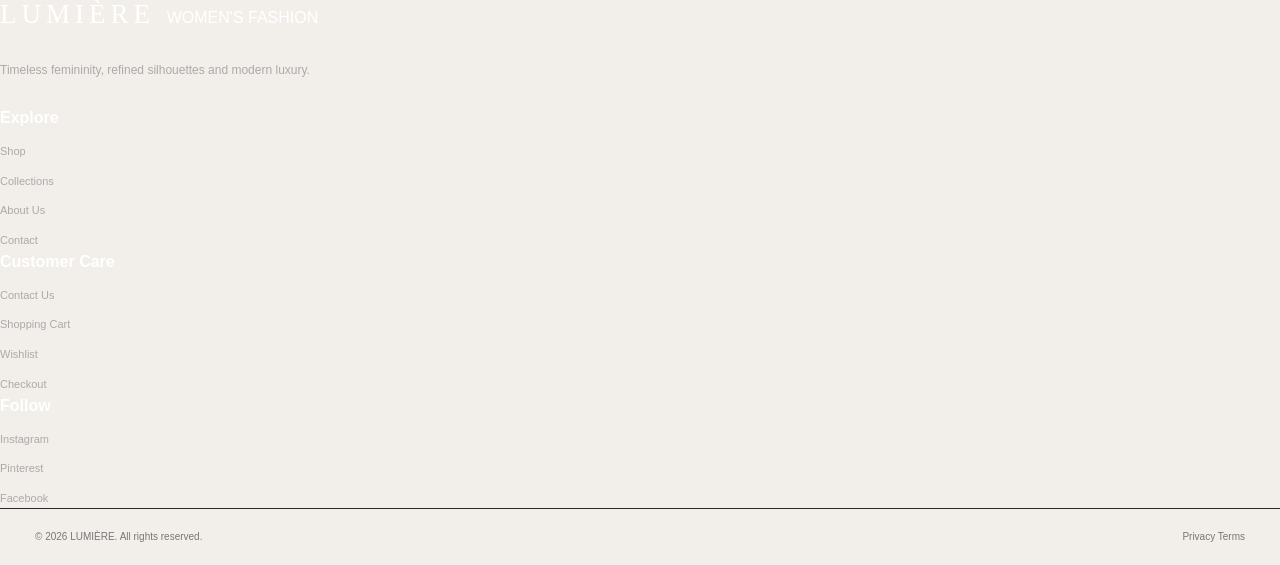
<file: contact.html>
<!DOCTYPE html>
<html lang="en">
<head>
    <meta charset="UTF-8">
    <meta name="viewport" content="width=device-width, initial-scale=1.0">

    <title>Contact Us | LUMIÈRE</title>

    <meta
        name="description"
        content="Contact LUMIÈRE for questions about orders, products, returns and customer care."
    >

    <!-- Google Fonts -->
    <link rel="preconnect" href="https://fonts.googleapis.com">
    <link rel="preconnect" href="https://fonts.gstatic.com" crossorigin>

    <link
        href="https://fonts.googleapis.com/css2?family=Cormorant+Garamond:wght@400;500;600;700&family=Montserrat:wght@300;400;500;600;700&display=swap"
        rel="stylesheet"
    >

    <!-- Main CSS -->
    <link rel="stylesheet" href="style.css">

    <!-- Contact CSS -->
    <link rel="stylesheet" href="contact.css">
</head>

<body class="contact-page">

    <!-- =====================================================
         HEADER
    ====================================================== -->

    <header class="site-header" id="siteHeader">

        <div class="header-container">

            <!-- Mobile Menu Button -->
            <button
                class="mobile-menu-btn"
                id="mobileMenuBtn"
                type="button"
                aria-label="Open menu"
            >
                <span></span>
                <span></span>
                <span></span>
            </button>


            <!-- Logo -->
            <a href="index.html" class="site-logo">

                <span class="logo-main">
                    LUMIÈRE
                </span>
            </a>


            <!-- Desktop Navigation -->
            <nav
                class="main-navigation"
                aria-label="Main Navigation"
            >

                <a href="index.html">
                    Home
                </a>

                <a href="shop.html">
                    Shop
                </a>

                <a href="categories.html">
                    Collections
                </a>

                <a href="about.html">
                    About
                </a>

                <a
                    href="contact.html"
                    class="active"
                >
                    Contact
                </a>

            </nav>


            <!-- Header Actions -->
            <div class="header-actions">

                <!-- Search -->
                <button
                    class="header-action search-button"
                    id="searchToggle"
                    type="button"
                    aria-label="Search"
                >
                    <svg
                        viewBox="0 0 24 24"
                        aria-hidden="true"
                    >
                        <circle
                            cx="11"
                            cy="11"
                            r="7"
                        ></circle>

                        <path d="M20 20l-4-4"></path>
                    </svg>
                </button>


                <!-- Wishlist -->
                <a
                    href="wishlist.html"
                    class="header-action wishlist-button"
                    aria-label="Wishlist"
                >

                    <svg
                        viewBox="0 0 24 24"
                        aria-hidden="true"
                    >
                        <path d="M20.8 8.7c0 5.2-8.8 10.3-8.8 10.3S3.2 13.9 3.2 8.7C3.2 5.9 5.1 4 7.7 4c1.6 0 3.1.8 4.3 2.1C13.1 4.8 14.7 4 16.3 4c2.6 0 4.5 1.9 4.5 4.7z"></path>
                    </svg>

                    <span class="wishlist-count">
                        0
                    </span>

                </a>


                <!-- Cart -->
                <a
                    href="cart.html"
                    class="header-action cart-button"
                    aria-label="Shopping Cart"
                >

                    <svg
                        viewBox="0 0 24 24"
                        aria-hidden="true"
                    >
                        <path d="M3 4h2l2.1 10.2a2 2 0 0 0 2 1.6h7.8a2 2 0 0 0 1.9-1.4L21 7H6"></path>

                        <circle
                            cx="10"
                            cy="20"
                            r="1.3"
                        ></circle>

                        <circle
                            cx="18"
                            cy="20"
                            r="1.3"
                        ></circle>
                    </svg>

                    <span class="cart-count">
                        0
                    </span>

                </a>

            </div>

        </div>

    </header>


    <!-- =====================================================
         SEARCH PANEL
    ====================================================== -->

    <div
        class="search-panel"
        id="searchPanel"
    >

        <div class="search-panel-inner">

            <div class="search-header">

                <span class="search-label">
                    SEARCH LUMIÈRE
                </span>

                <button
                    id="closeSearch"
                    type="button"
                    aria-label="Close Search"
                >
                    ×
                </button>

            </div>


            <div class="search-input-wrapper">

                <svg
                    viewBox="0 0 24 24"
                    aria-hidden="true"
                >
                    <circle
                        cx="11"
                        cy="11"
                        r="7"
                    ></circle>

                    <path d="M20 20l-4-4"></path>
                </svg>

                <input
                    type="search"
                    id="globalSearch"
                    placeholder="Search dresses, tops, trousers..."
                    autocomplete="off"
                >

            </div>


            <div
                class="search-suggestions"
                id="searchSuggestions"
            ></div>

        </div>

    </div>


    <!-- =====================================================
         MOBILE NAVIGATION
    ====================================================== -->

    <div
        class="mobile-menu-overlay"
        id="mobileMenuOverlay"
    ></div>


    <aside
        class="mobile-navigation"
        id="mobileNavigation"
        aria-label="Mobile Navigation"
    >

        <div class="mobile-navigation-header">

            <a
                href="index.html"
                class="site-logo"
            >

                <span class="logo-main">
                    LUMIÈRE
                </span>

                <span class="logo-subtitle">
                    WOMEN'S FASHION
                </span>

            </a>


            <button
                id="closeMobileMenu"
                type="button"
                aria-label="Close Menu"
            >
                ×
            </button>

        </div>


        <nav>

            <a href="index.html">
                Home
            </a>

            <a href="shop.html">
                Shop
            </a>

            <a href="categories.html">
                Collections
            </a>

            <a href="about.html">
                About
            </a>

            <a
                href="contact.html"
                class="active"
            >
                Contact
            </a>

            <a href="wishlist.html">
                Wishlist
                <span class="wishlist-count">
                    0
                </span>
            </a>

            <a href="cart.html">
                Cart
                <span class="cart-count">
                    0
                </span>
            </a>

        </nav>

    </aside>


    <!-- =====================================================
         MAIN
    ====================================================== -->

    <main>


        <!-- =================================================
             CONTACT HERO
        ================================================== -->

        <section class="contact-hero">

            <div class="contact-hero-content">

                <span class="contact-eyebrow">
                    WE'D LOVE TO HEAR FROM YOU
                </span>

                <h1>
                    Contact Us
                </h1>

                <p>
                    Questions, styling advice or simply want to say hello?
                    Our team is here for you.
                </p>

            </div>

        </section>


        <!-- =================================================
             CONTACT INTRO
        ================================================== -->

        <section class="contact-introduction">

            <div class="contact-container">

                <div class="contact-intro-content">

                    <span class="section-eyebrow">
                        LUMIÈRE CUSTOMER CARE
                    </span>

                    <h2>
                        Let’s start a conversation.
                    </h2>

                    <p>
                        Whether you need help finding the perfect piece,
                        have a question about your order, or would like
                        to learn more about LUMIÈRE, we're always happy
                        to help.
                    </p>

                </div>

            </div>

        </section>


        <!-- =================================================
             CONTACT INFORMATION + FORM
        ================================================== -->

        <section class="contact-main-section">

            <div class="contact-container">

                <div class="contact-grid">


                    <!-- Contact Information -->

                    <div class="contact-information">

                        <span class="section-eyebrow">
                            GET IN TOUCH
                        </span>

                        <h2>
                            We're here to help.
                        </h2>

                        <p class="contact-info-intro">
                            Reach out to our customer care team and
                            we'll get back to you as soon as possible.
                        </p>


                        <!-- Email -->

                        <div class="contact-info-card">

                            <div class="contact-info-icon">

                                <svg
                                    viewBox="0 0 24 24"
                                    aria-hidden="true"
                                >
                                    <rect
                                        x="3"
                                        y="5"
                                        width="18"
                                        height="14"
                                        rx="1"
                                    ></rect>

                                    <path
                                        d="M3 7l9 6 9-6"
                                    ></path>
                                </svg>

                            </div>

                            <div>

                                <span>
                                    EMAIL
                                </span>

                                <a href="mailto:hello@lumierefashion.com">
                                    hello@lumierefashion.com
                                </a>

                            </div>

                        </div>


                        <!-- Phone -->

                        <div class="contact-info-card">

                            <div class="contact-info-icon">

                                <svg
                                    viewBox="0 0 24 24"
                                    aria-hidden="true"
                                >
                                    <path d="M6.5 3.5l3 2.5-1.8 3.2a13.4 13.4 0 0 0 7.1 7.1l3.2-1.8 2.5 3c.5.6.4 1.5-.2 1.9-1.2.9-2.7 1.3-4.2.9C9.9 18.7 5.3 14.1 3.7 7.9c-.4-1.5 0-3 .9-4.2.4-.6 1.3-.7 1.9-.2z"></path>
                                </svg>

                            </div>

                            <div>

                                <span>
                                    CUSTOMER CARE
                                </span>

                                <a href="tel:+911234567890">
                                    +91 12345 67890
                                </a>

                            </div>

                        </div>


                        <!-- Hours -->

                        <div class="contact-info-card">

                            <div class="contact-info-icon">

                                <svg
                                    viewBox="0 0 24 24"
                                    aria-hidden="true"
                                >
                                    <circle
                                        cx="12"
                                        cy="12"
                                        r="8"
                                    ></circle>

                                    <path d="M12 7v5l3 2"></path>
                                </svg>

                            </div>

                            <div>

                                <span>
                                    CUSTOMER CARE HOURS
                                </span>

                                <p>
                                    Monday – Saturday
                                    <br>
                                    10:00 AM – 6:00 PM
                                </p>

                            </div>

                        </div>


                        <!-- Social -->

                        <div class="contact-social">

                            <span>
                                FOLLOW LUMIÈRE
                            </span>

                            <div class="social-links">

                                <a
                                    href="#"
                                    aria-label="Instagram"
                                >
                                    Instagram
                                </a>

                                <a
                                    href="#"
                                    aria-label="Pinterest"
                                >
                                    Pinterest
                                </a>

                                <a
                                    href="#"
                                    aria-label="Facebook"
                                >
                                    Facebook
                                </a>

                            </div>

                        </div>

                    </div>


                    <!-- Contact Form -->

                    <div class="contact-form-wrapper">

                        <div class="contact-form-heading">

                            <span class="section-eyebrow">
                                SEND A MESSAGE
                            </span>

                            <h2>
                                How can we help?
                            </h2>

                        </div>


                        <form
                            class="contact-form"
                            id="contactForm"
                            novalidate
                        >


                            <!-- Name + Email -->

                            <div class="form-row">

                                <div class="form-group">

                                    <label for="contactName">
                                        Full Name
                                    </label>

                                    <input
                                        type="text"
                                        id="contactName"
                                        name="name"
                                        placeholder="Your name"
                                        autocomplete="name"
                                        required
                                    >

                                    <small
                                        class="form-error"
                                        id="contactNameError"
                                    ></small>

                                </div>


                                <div class="form-group">

                                    <label for="contactEmail">
                                        Email Address
                                    </label>

                                    <input
                                        type="email"
                                        id="contactEmail"
                                        name="email"
                                        placeholder="your@email.com"
                                        autocomplete="email"
                                        required
                                    >

                                    <small
                                        class="form-error"
                                        id="contactEmailError"
                                    ></small>

                                </div>

                            </div>


                            <!-- Subject -->

                            <div class="form-group">

                                <label for="contactSubject">
                                    Subject
                                </label>

                                <select
                                    id="contactSubject"
                                    name="subject"
                                    required
                                >

                                    <option value="">
                                        Select a subject
                                    </option>

                                    <option value="order">
                                        Order Enquiry
                                    </option>

                                    <option value="product">
                                        Product Information
                                    </option>

                                    <option value="return">
                                        Returns & Exchanges
                                    </option>

                                    <option value="styling">
                                        Styling Advice
                                    </option>

                                    <option value="other">
                                        Something Else
                                    </option>

                                </select>

                                <small
                                    class="form-error"
                                    id="contactSubjectError"
                                ></small>

                            </div>


                            <!-- Order Number -->

                            <div class="form-group">

                                <label for="contactOrder">
                                    Order Number
                                    <span>(Optional)</span>
                                </label>

                                <input
                                    type="text"
                                    id="contactOrder"
                                    name="order"
                                    placeholder="e.g. LM-10245"
                                >

                            </div>


                            <!-- Message -->

                            <div class="form-group">

                                <label for="contactMessage">
                                    Message
                                </label>

                                <textarea
                                    id="contactMessage"
                                    name="message"
                                    rows="6"
                                    placeholder="Tell us how we can help..."
                                    required
                                ></textarea>

                                <small
                                    class="form-error"
                                    id="contactMessageError"
                                ></small>

                            </div>


                            <!-- Consent -->

                            <label class="contact-checkbox">

                                <input
                                    type="checkbox"
                                    id="contactConsent"
                                    required
                                >

                                <span class="custom-checkbox"></span>

                                <span class="checkbox-text">
                                    I agree to be contacted by the
                                    LUMIÈRE customer care team regarding
                                    my enquiry.
                                </span>

                            </label>

                            <small
                                class="form-error"
                                id="contactConsentError"
                            ></small>


                            <!-- Submit -->

                            <button
                                type="submit"
                                class="contact-submit"
                            >

                                <span>
                                    Send Message
                                </span>

                                <span class="submit-arrow">
                                    →
                                </span>

                            </button>


                            <p class="form-note">
                                We usually respond within 1–2 business days.
                            </p>

                        </form>


                        <!-- Success Message -->

                        <div
                            class="contact-success"
                            id="contactSuccess"
                        >

                            <div class="success-icon">
                                ✓
                            </div>

                            <span>
                                MESSAGE SENT
                            </span>

                            <h3>
                                Thank you for reaching out.
                            </h3>

                            <p>
                                Your message has been received.
                                Our customer care team will get back
                                to you shortly.
                            </p>

                            <button
                                type="button"
                                id="sendAnotherMessage"
                            >
                                Send Another Message
                            </button>

                        </div>

                    </div>

                </div>

            </div>

        </section>


        <!-- =================================================
             FAQ
        ================================================== -->

        <section class="contact-faq">

            <div class="contact-container">

                <div class="faq-heading">

                    <span class="section-eyebrow">
                        NEED QUICK ANSWERS?
                    </span>

                    <h2>
                        Frequently Asked Questions
                    </h2>

                    <p>
                        Find answers to some of the most common questions
                        about shopping with LUMIÈRE.
                    </p>

                </div>


                <div class="faq-list">


                    <!-- FAQ 1 -->

                    <div class="faq-item">

                        <button
                            type="button"
                            class="faq-question"
                            aria-expanded="false"
                        >

                            <span>
                                How can I track my order?
                            </span>

                            <span class="faq-plus">
                                +
                            </span>

                        </button>

                        <div class="faq-answer">

                            <p>
                                Once your order has been dispatched,
                                you'll receive an email containing your
                                tracking information.
                            </p>

                        </div>

                    </div>


                    <!-- FAQ 2 -->

                    <div class="faq-item">

                        <button
                            type="button"
                            class="faq-question"
                            aria-expanded="false"
                        >

                            <span>
                                Can I return or exchange an item?
                            </span>

                            <span class="faq-plus">
                                +
                            </span>

                        </button>

                        <div class="faq-answer">

                            <p>
                                Yes. Eligible items can be returned or
                                exchanged according to our return policy.
                                Please contact customer care for assistance.
                            </p>

                        </div>

                    </div>


                    <!-- FAQ 3 -->

                    <div class="faq-item">

                        <button
                            type="button"
                            class="faq-question"
                            aria-expanded="false"
                        >

                            <span>
                                How do I choose the right size?
                            </span>

                            <span class="faq-plus">
                                +
                            </span>

                        </button>

                        <div class="faq-answer">

                            <p>
                                Each product page includes available sizes
                                and fit information. If you're unsure,
                                our customer care team can also help.
                            </p>

                        </div>

                    </div>


                    <!-- FAQ 4 -->

                    <div class="faq-item">

                        <button
                            type="button"
                            class="faq-question"
                            aria-expanded="false"
                        >

                            <span>
                                Do you offer styling advice?
                            </span>

                            <span class="faq-plus">
                                +
                            </span>

                        </button>

                        <div class="faq-answer">

                            <p>
                                Absolutely. Send us a message with the
                                occasion or style you're looking for and
                                we'll be happy to suggest pieces.
                            </p>

                        </div>

                    </div>


                    <!-- FAQ 5 -->

                    <div class="faq-item">

                        <button
                            type="button"
                            class="faq-question"
                            aria-expanded="false"
                        >

                            <span>
                                How long does delivery take?
                            </span>

                            <span class="faq-plus">
                                +
                            </span>

                        </button>

                        <div class="faq-answer">

                            <p>
                                Delivery times may vary depending on your
                                location. Your estimated delivery details
                                will be provided during checkout.
                            </p>

                        </div>

                    </div>

                </div>

            </div>

        </section>


        <!-- =================================================
             NEWSLETTER
        ================================================== -->

        <section class="newsletter-section">

            <div class="newsletter-container">

                <span class="newsletter-eyebrow">
                    JOIN LUMIÈRE
                </span>

                <h2>
                    Stay in the know.
                </h2>

                <p>
                    Subscribe for new arrivals, exclusive edits and
                    private offers.
                </p>


                <form
                    class="newsletter-form"
                    id="newsletterForm"
                >

                    <input
                        type="email"
                        id="newsletterEmail"
                        placeholder="Your email address"
                        required
                    >

                    <button type="submit">
                        Subscribe
                    </button>

                </form>

            </div>

        </section>

    </main>


    <!-- =====================================================
         FOOTER
    ====================================================== -->

    <footer class="site-footer">

        <div class="footer-container">


            <!-- Footer Brand -->

            <div class="footer-brand">

                <a
                    href="index.html"
                    class="site-logo"
                >

                    <span class="logo-main">
                        LUMIÈRE
                    </span>

                    <span class="logo-subtitle">
                        WOMEN'S FASHION
                    </span>

                </a>

                <p>
                    Timeless femininity, refined silhouettes
                    and modern luxury.
                </p>

            </div>


            <!-- Explore -->

            <div class="footer-column">

                <h4>
                    Explore
                </h4>

                <a href="shop.html">
                    Shop
                </a>

                <a href="categories.html">
                    Collections
                </a>

                <a href="about.html">
                    About Us
                </a>

                <a href="contact.html">
                    Contact
                </a>

            </div>


            <!-- Customer Care -->

            <div class="footer-column">

                <h4>
                    Customer Care
                </h4>

                <a href="contact.html">
                    Contact Us
                </a>

                <a href="cart.html">
                    Shopping Cart
                </a>

                <a href="wishlist.html">
                    Wishlist
                </a>

                <a href="checkout.html">
                    Checkout
                </a>

            </div>


            <!-- Follow -->

            <div class="footer-column">

                <h4>
                    Follow
                </h4>

                <a href="#">
                    Instagram
                </a>

                <a href="#">
                    Pinterest
                </a>

                <a href="#">
                    Facebook
                </a>

            </div>

        </div>


        <!-- Footer Bottom -->

        <div class="footer-bottom">

            <p>
                © 2026 LUMIÈRE. All rights reserved.
            </p>

            <div>

                <a href="#">
                    Privacy
                </a>

                <a href="#">
                    Terms
                </a>

            </div>

        </div>

    </footer>


    <!-- =====================================================
         TOAST
    ====================================================== -->

    <div
        id="toastContainer"
        class="toast-container"
    ></div>


    <!-- =====================================================
         BACK TO TOP
    ====================================================== -->

    <button
        id="backToTop"
        class="back-to-top"
        type="button"
        aria-label="Back to top"
    >
        ↑
    </button>


    <!-- =====================================================
         JAVASCRIPT
    ====================================================== -->

    <script src="script.js"></script>
    <script src="contact.js"></script>

</body>
</html>
</file>
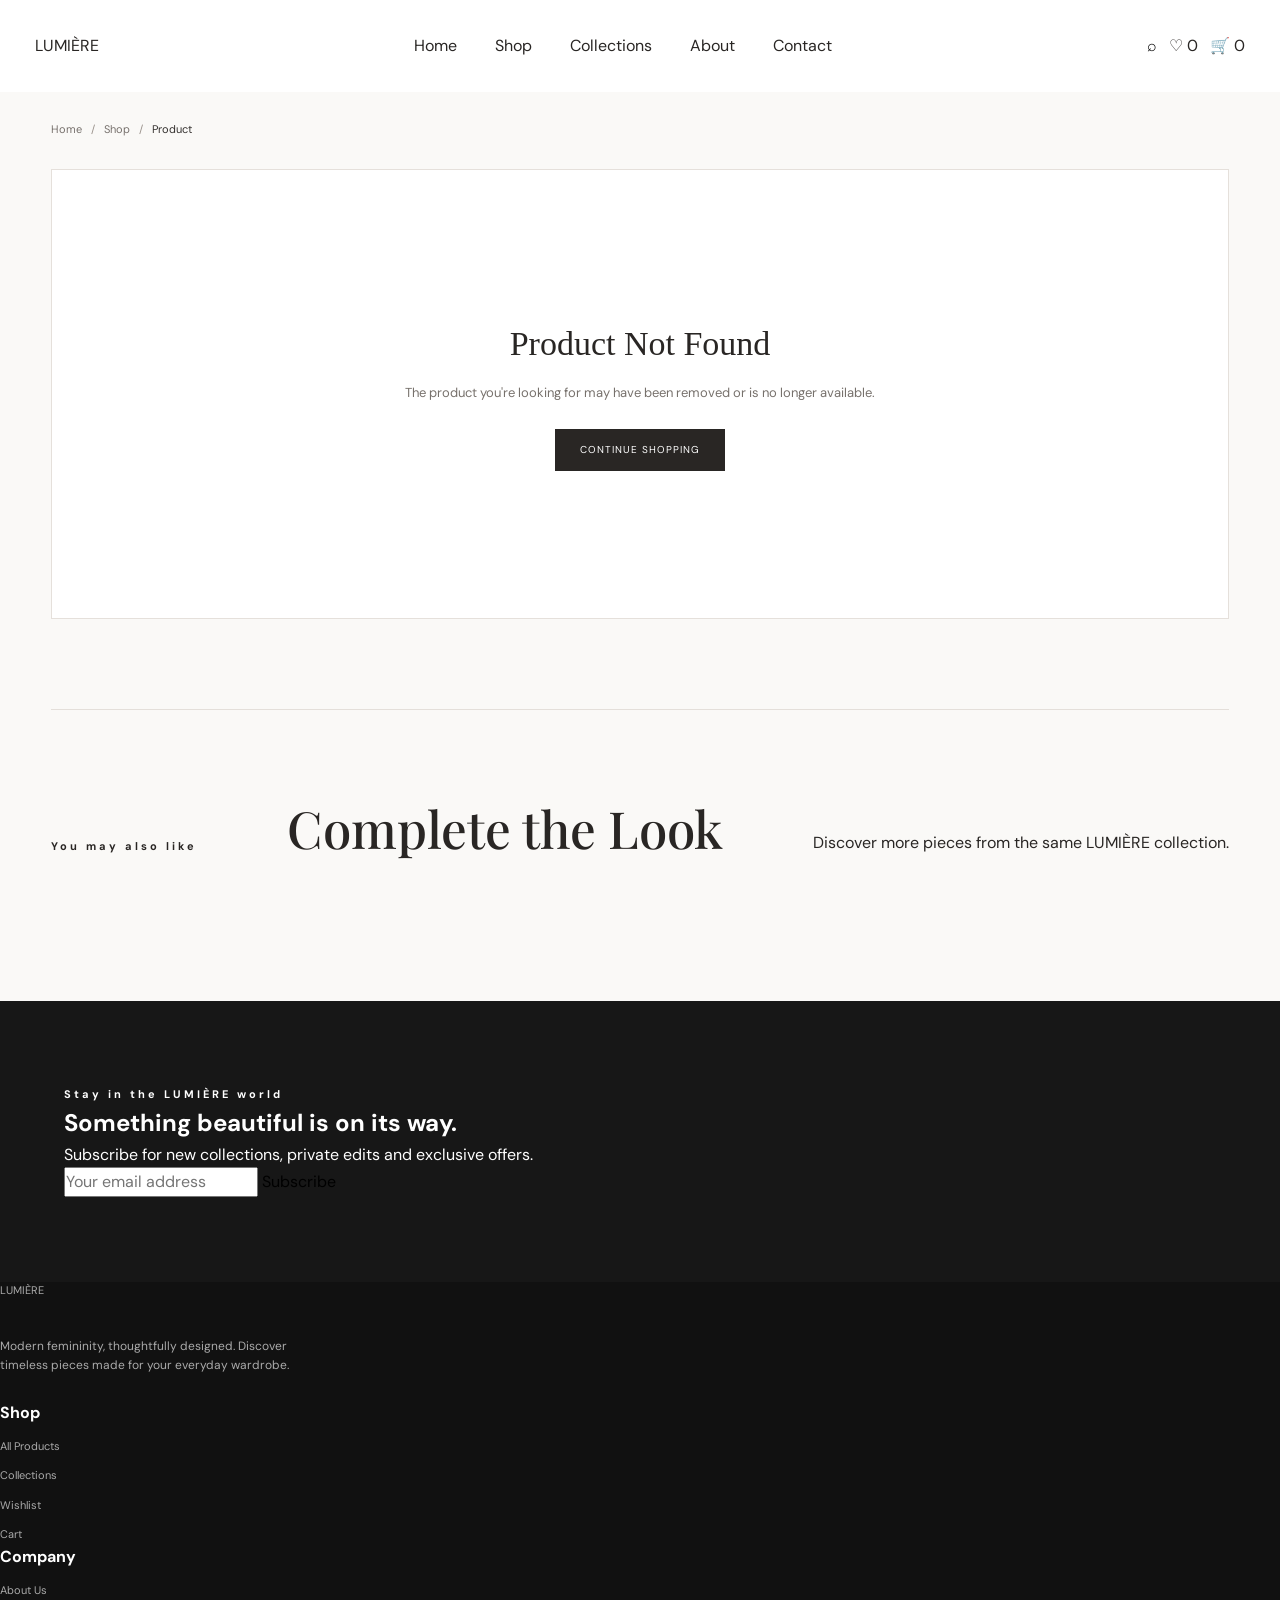
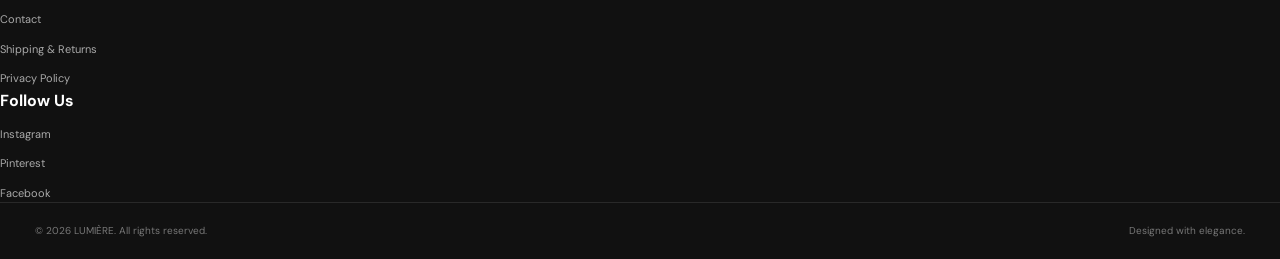
<file: product.html>
<!DOCTYPE html>
<html lang="en">
<head>
    <meta charset="UTF-8">
    <meta name="viewport" content="width=device-width, initial-scale=1.0">

    <title>Product | LUMIÈRE</title>

    <meta
        name="description"
        content="Discover beautifully designed women's fashion from LUMIÈRE."
    >

    <!-- Google Fonts -->
    <link rel="preconnect" href="https://fonts.googleapis.com">
    <link rel="preconnect" href="https://fonts.gstatic.com" crossorigin>

    <link
        href="https://fonts.googleapis.com/css2?family=DM+Sans:wght@400;500;600;700&family=Playfair+Display:wght@400;500;600&display=swap"
        rel="stylesheet"
    >

    <!-- Main CSS -->
    <link rel="stylesheet" href="style.css">

    <!-- Product CSS -->
    <link rel="stylesheet" href="product.css">
</head>

<body class="product-page">

    <!-- =====================================================
         HEADER
         ===================================================== -->

    <header class="site-header" id="siteHeader">

        <div class="header-container">

            <!-- Mobile Menu -->
            <button
                class="mobile-menu-btn"
                id="mobileMenuBtn"
                type="button"
                aria-label="Open menu"
            >
                <span></span>
                <span></span>
                <span></span>
            </button>

            <!-- Logo -->
            <a href="index.html" class="site-logo">
                LUMIÈRE
            </a>

            <!-- Navigation -->
            <nav class="main-navigation">

                <a href="index.html">
                    Home
                </a>

                <a href="shop.html">
                    Shop
                </a>

                <a href="categories.html">
                    Collections
                </a>

                <a href="about.html">
                    About
                </a>

                <a href="contact.html">
                    Contact
                </a>

            </nav>

            <!-- Header Actions -->
            <div class="header-actions">

                <button
                    type="button"
                    class="header-action"
                    id="searchToggle"
                    aria-label="Search"
                >
                    ⌕
                </button>

                <a
                    href="wishlist.html"
                    class="header-action header-wishlist"
                    aria-label="Wishlist"
                >
                    ♡
                    <span class="wishlist-count">
                        0
                    </span>
                </a>

                <a
                    href="cart.html"
                    class="header-action header-cart"
                    aria-label="Cart"
                >
                    🛒
                    <span class="cart-count">
                        0
                    </span>
                </a>

            </div>

        </div>

    </header>


    <!-- =====================================================
         SEARCH PANEL
         ===================================================== -->

    <div
        class="search-panel"
        id="searchPanel"
    >

        <div class="search-panel-inner">

            <button
                type="button"
                class="close-search"
                id="closeSearch"
                aria-label="Close search"
            >
                ×
            </button>

            <div class="search-box">

                <input
                    type="search"
                    id="globalSearch"
                    placeholder="Search dresses, tops, bags..."
                    autocomplete="off"
                >

                <button
                    type="button"
                    aria-label="Search"
                >
                    ⌕
                </button>

            </div>

            <div
                class="search-suggestions"
                id="searchSuggestions"
            ></div>

        </div>

    </div>


    <!-- =====================================================
         MOBILE NAVIGATION
         ===================================================== -->

    <div
        class="mobile-menu-overlay"
        id="mobileMenuOverlay"
    ></div>

    <aside
        class="mobile-navigation"
        id="mobileNavigation"
    >

        <div class="mobile-navigation-header">

            <a
                href="index.html"
                class="site-logo"
            >
                LUMIÈRE
            </a>

            <button
                type="button"
                id="closeMobileMenu"
                aria-label="Close menu"
            >
                ×
            </button>

        </div>

        <nav>

            <a href="index.html">
                Home
            </a>

            <a href="shop.html">
                Shop
            </a>

            <a href="categories.html">
                Collections
            </a>

            <a href="about.html">
                About
            </a>

            <a href="contact.html">
                Contact
            </a>

            <a href="wishlist.html">
                Wishlist
            </a>

            <a href="cart.html">
                Cart
            </a>

        </nav>

    </aside>


    <!-- =====================================================
         BREADCRUMB
         ===================================================== -->

    <div class="product-breadcrumb-container">

        <div class="product-breadcrumb">

            <a href="index.html">
                Home
            </a>

            <span>
                /
            </span>

            <a href="shop.html">
                Shop
            </a>

            <span>
                /
            </span>

            <span>
                Product
            </span>

        </div>

    </div>


    <!-- =====================================================
         PRODUCT DETAILS
         ===================================================== -->

    <main class="product-main">

        <div
            class="product-details"
            id="productDetails"
        >

            <!-- product.js will render the complete product here -->

            <div class="product-loading">
                <div class="product-loading-spinner"></div>

                <p>
                    Loading product...
                </p>
            </div>

        </div>

    </main>


    <!-- =====================================================
         RELATED PRODUCTS
         ===================================================== -->

    <section class="related-products-section">

        <div class="section-heading">

            <p class="section-eyebrow">
                You may also like
            </p>

            <h2>
                Complete the Look
            </h2>

            <p>
                Discover more pieces from the same LUMIÈRE collection.
            </p>

        </div>

        <div
            class="related-products-grid"
            id="relatedProducts"
        >
            <!-- product.js inserts related products -->
        </div>

    </section>


    <!-- =====================================================
         NEWSLETTER
         ===================================================== -->

    <section class="newsletter-section">

        <div class="newsletter-content">

            <p class="section-eyebrow">
                Stay in the LUMIÈRE world
            </p>

            <h2>
                Something beautiful is on its way.
            </h2>

            <p>
                Subscribe for new collections, private edits and
                exclusive offers.
            </p>

            <form
                class="newsletter-form"
                id="newsletterForm"
            >

                <input
                    type="email"
                    id="newsletterEmail"
                    placeholder="Your email address"
                    required
                >

                <button type="submit">
                    Subscribe
                </button>

            </form>

        </div>

    </section>


    <!-- =====================================================
         FOOTER
         ===================================================== -->

    <footer class="site-footer">

        <div class="footer-container">

            <div class="footer-column footer-brand">

                <a
                    href="index.html"
                    class="footer-logo"
                >
                    LUMIÈRE
                </a>

                <p>
                    Modern femininity, thoughtfully designed.
                    Discover timeless pieces made for your
                    everyday wardrobe.
                </p>

            </div>


            <div class="footer-column">

                <h4>
                    Shop
                </h4>

                <a href="shop.html">
                    All Products
                </a>

                <a href="categories.html">
                    Collections
                </a>

                <a href="wishlist.html">
                    Wishlist
                </a>

                <a href="cart.html">
                    Cart
                </a>

            </div>


            <div class="footer-column">

                <h4>
                    Company
                </h4>

                <a href="about.html">
                    About Us
                </a>

                <a href="contact.html">
                    Contact
                </a>

                <a href="#">
                    Shipping & Returns
                </a>

                <a href="#">
                    Privacy Policy
                </a>

            </div>


            <div class="footer-column">

                <h4>
                    Follow Us
                </h4>

                <a href="#">
                    Instagram
                </a>

                <a href="#">
                    Pinterest
                </a>

                <a href="#">
                    Facebook
                </a>

            </div>

        </div>


        <div class="footer-bottom">

            <p>
                © 2026 LUMIÈRE. All rights reserved.
            </p>

            <p>
                Designed with elegance.
            </p>

        </div>

    </footer>


    <!-- =====================================================
         TOAST
         ===================================================== -->

    <div
        class="toast-container"
        id="toastContainer"
    ></div>


    <!-- =====================================================
         BACK TO TOP
         ===================================================== -->

    <button
        type="button"
        class="back-to-top"
        id="backToTop"
        aria-label="Back to top"
    >
        ↑
    </button>


    <!-- =====================================================
         JAVASCRIPT
         ===================================================== -->

    <script src="script.js"></script>
    <script src="product.js"></script>

</body>
</html>
</file>
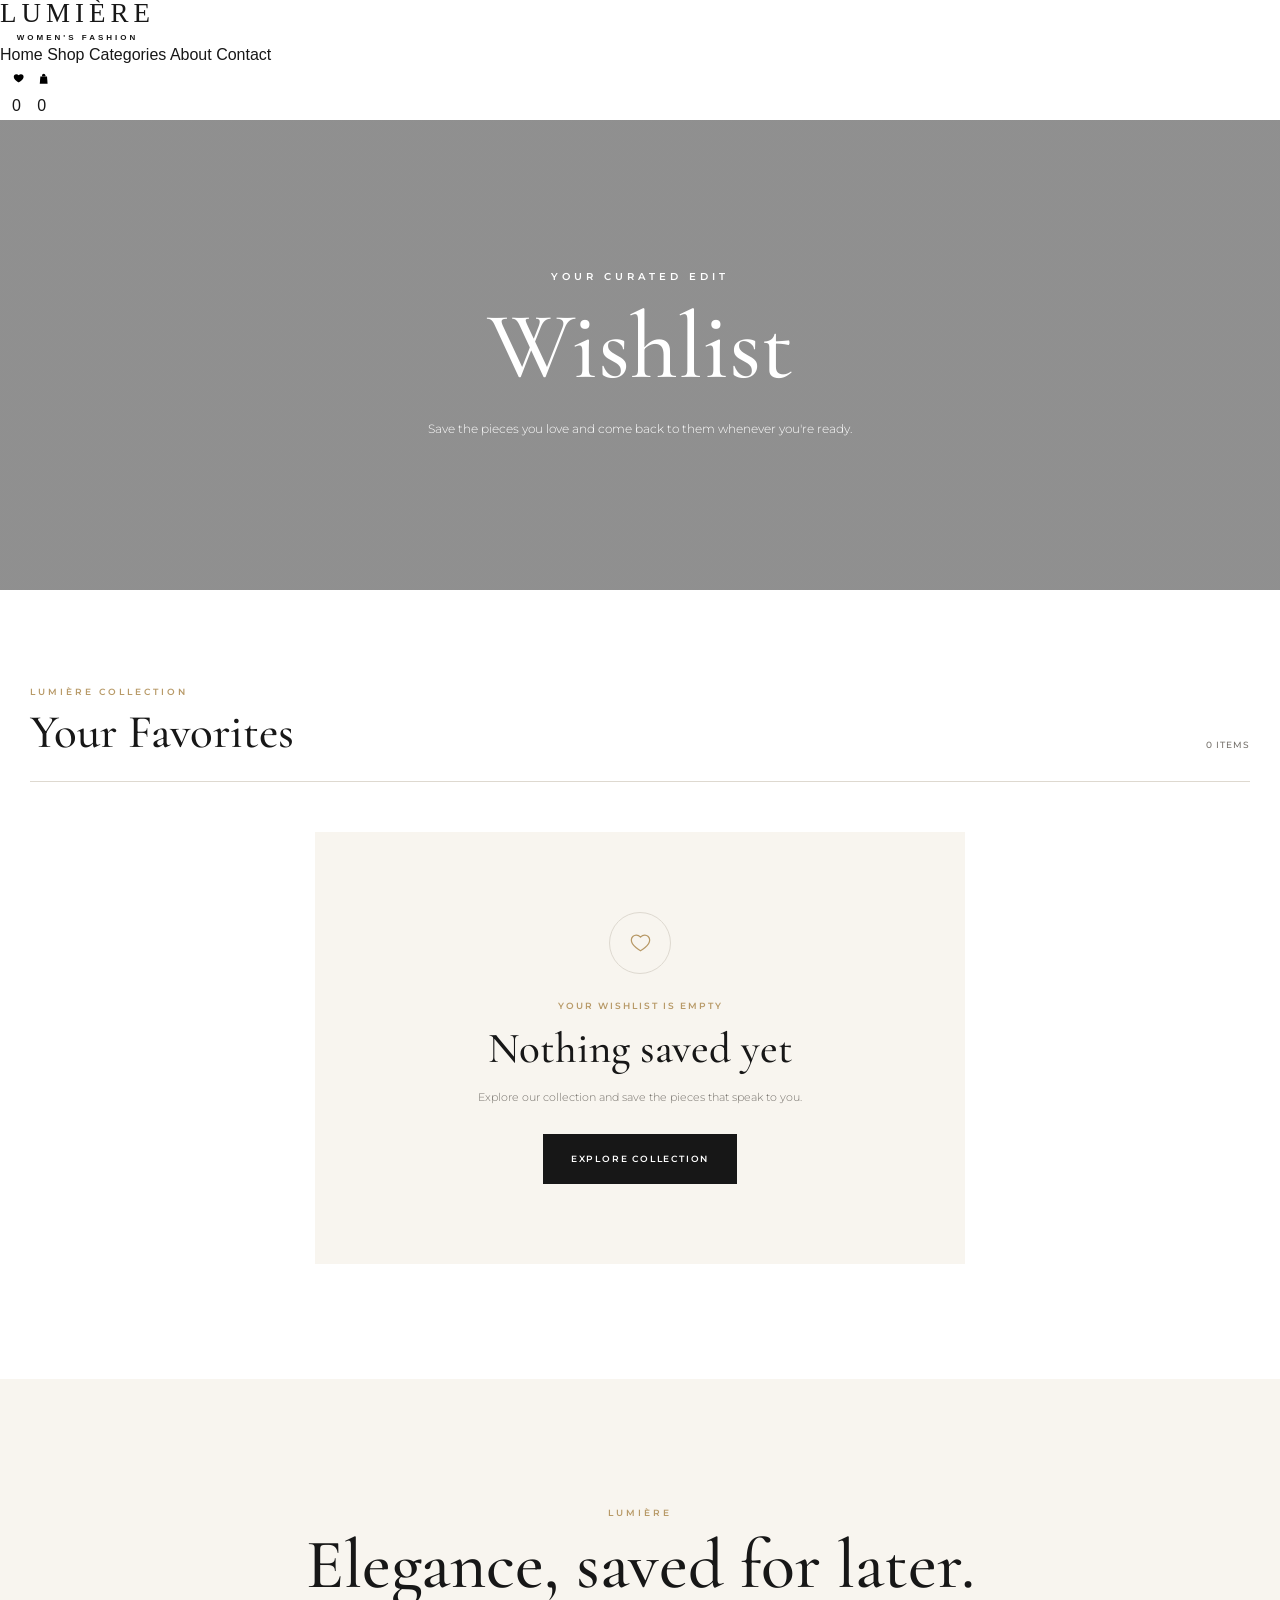
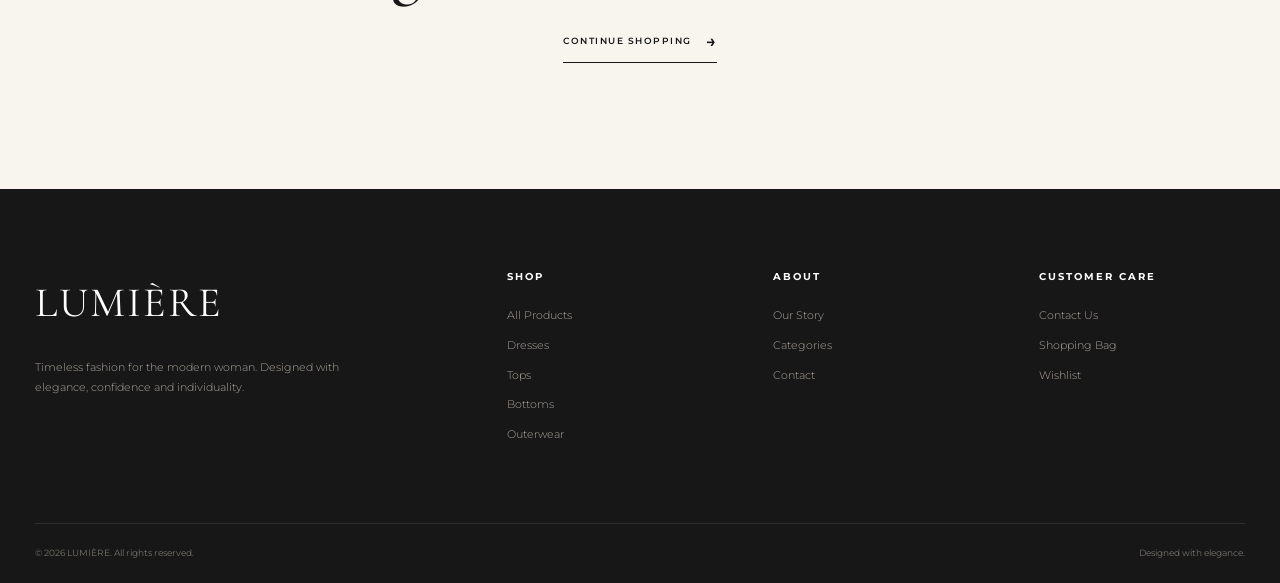
<file: wishlist.html>
<!DOCTYPE html>
<html lang="en">
<head>
    <meta charset="UTF-8">
    <meta name="viewport" content="width=device-width, initial-scale=1.0">

    <title>Wishlist | LUMIÈRE</title>

    <!-- Google Fonts -->
    <link rel="preconnect" href="https://fonts.googleapis.com">
    <link rel="preconnect" href="https://fonts.gstatic.com" crossorigin>
    <link href="https://fonts.googleapis.com/css2?family=Cormorant+Garamond:wght@400;500;600;700&family=Montserrat:wght@300;400;500;600;700&display=swap" rel="stylesheet">

    <!-- Main CSS -->
    <link rel="stylesheet" href="style.css">

    <!-- Wishlist CSS -->
    <link rel="stylesheet" href="wishlist.css">
</head>

<body>

    <!-- =====================================================
         HEADER
         ===================================================== -->

    <header class="site-header" id="siteHeader">

        <div class="header-inner">

            <!-- Mobile Menu Button -->
            <button
                class="mobile-menu-btn"
                id="mobileMenuBtn"
                aria-label="Open menu"
            >
                <span></span>
                <span></span>
                <span></span>
            </button>


            <!-- Logo -->
            <a href="index.html" class="logo">

                <span class="logo-main">
                    LUMIÈRE
                </span>

                <span class="logo-sub">
                    WOMEN'S FASHION
                </span>

            </a>


            <!-- Desktop Navigation -->
            <nav class="desktop-navigation">

                <a href="index.html">
                    Home
                </a>

                <a href="shop.html">
                    Shop
                </a>

                <a href="categories.html">
                    Categories
                </a>

                <a href="about.html">
                    About
                </a>

                <a href="contact.html">
                    Contact
                </a>

            </nav>


            <!-- Header Actions -->
            <div class="header-actions">

                <!-- Search -->
                <button
                    class="header-icon"
                    id="searchToggle"
                    aria-label="Search"
                >
                    <svg viewBox="0 0 24 24">
                        <circle cx="11" cy="11" r="7"></circle>
                        <path d="M16.5 16.5L21 21"></path>
                    </svg>
                </button>


                <!-- Wishlist -->
                <a
                    href="wishlist.html"
                    class="header-icon icon-with-count active-icon"
                    aria-label="Wishlist"
                >
                    <svg viewBox="0 0 24 24">
                        <path d="M20.8 8.7c0 5.5-8.8 10.3-8.8 10.3S3.2 14.2 3.2 8.7A4.7 4.7 0 0 1 8 4c1.5 0 2.9.7 4 1.9C13.1 4.7 14.5 4 16 4a4.7 4.7 0 0 1 4.8 4.7Z"></path>
                    </svg>

                    <span class="wishlist-count">
                        0
                    </span>
                </a>


                <!-- Cart -->
                <a
                    href="cart.html"
                    class="header-icon icon-with-count"
                    aria-label="Shopping bag"
                >
                    <svg viewBox="0 0 24 24">
                        <path d="M6 8h12l1 13H5L6 8Z"></path>
                        <path d="M9 8V6a3 3 0 0 1 6 0v2"></path>
                    </svg>

                    <span class="cart-count">
                        0
                    </span>
                </a>

            </div>

        </div>

    </header>


    <!-- =====================================================
         MOBILE NAVIGATION
         ===================================================== -->

    <div
        class="mobile-navigation"
        id="mobileNavigation"
    >

        <button
            class="mobile-menu-close"
            id="closeMobileMenu"
            aria-label="Close menu"
        >
            &times;
        </button>


        <nav>

            <a href="index.html">
                Home
            </a>

            <a href="shop.html">
                Shop
            </a>

            <a href="categories.html">
                Categories
            </a>

            <a href="about.html">
                About
            </a>

            <a href="contact.html">
                Contact
            </a>

        </nav>

    </div>


    <div
        class="mobile-menu-overlay"
        id="mobileMenuOverlay"
    ></div>


    <!-- =====================================================
         SEARCH PANEL
         ===================================================== -->

    <div
        class="search-panel"
        id="searchPanel"
    >

        <div class="search-panel-inner">

            <button
                class="search-close"
                id="closeSearch"
                aria-label="Close search"
            >
                &times;
            </button>


            <div class="search-box">

                <svg viewBox="0 0 24 24">
                    <circle cx="11" cy="11" r="7"></circle>
                    <path d="M16.5 16.5L21 21"></path>
                </svg>

                <input
                    type="text"
                    id="globalSearch"
                    placeholder="Search our collection..."
                    autocomplete="off"
                >

            </div>


            <div
                class="search-suggestions"
                id="searchSuggestions"
            ></div>

        </div>

    </div>


    <!-- =====================================================
         MAIN WISHLIST CONTENT
         ===================================================== -->

    <main class="wishlist-page">


        <!-- Page Heading -->
        <section class="wishlist-hero">

            <div class="wishlist-hero-content">

                <p class="wishlist-eyebrow">
                    YOUR CURATED EDIT
                </p>

                <h1>
                    Wishlist
                </h1>

                <p>
                    Save the pieces you love and come back to them
                    whenever you're ready.
                </p>

            </div>

        </section>


        <!-- Wishlist Content -->
        <section class="wishlist-section">

            <div class="wishlist-container">


                <!-- Wishlist Header -->
                <div class="wishlist-heading-row">

                    <div>

                        <p class="section-eyebrow">
                            LUMIÈRE COLLECTION
                        </p>

                        <h2>
                            Your Favorites
                        </h2>

                    </div>


                    <div
                        class="wishlist-item-count"
                        id="wishlistItemCount"
                    >
                        0 items
                    </div>

                </div>


                <!-- =================================================
                     WISHLIST PRODUCT GRID
                     ================================================= -->

                <div
                    class="wishlist-grid"
                    id="wishlistGrid"
                >

                    <!--
                        Products are inserted here by
                        script.js -> renderWishlistPage()
                    -->

                </div>


                <!-- =================================================
                     EMPTY WISHLIST
                     ================================================= -->

                <div
                    class="wishlist-empty"
                    id="wishlistEmpty"
                >

                    <div class="empty-heart">

                        <svg viewBox="0 0 24 24">
                            <path d="M20.8 8.7c0 5.5-8.8 10.3-8.8 10.3S3.2 14.2 3.2 8.7A4.7 4.7 0 0 1 8 4c1.5 0 2.9.7 4 1.9C13.1 4.7 14.5 4 16 4a4.7 4.7 0 0 1 4.8 4.7Z"></path>
                        </svg>

                    </div>

                    <p class="empty-eyebrow">
                        YOUR WISHLIST IS EMPTY
                    </p>

                    <h2>
                        Nothing saved yet
                    </h2>

                    <p>
                        Explore our collection and save the pieces
                        that speak to you.
                    </p>

                    <a
                        href="shop.html"
                        class="wishlist-shop-button"
                    >
                        Explore Collection
                    </a>

                </div>


            </div>

        </section>


        <!-- =====================================================
             WISHLIST BOTTOM BANNER
             ===================================================== -->

        <section class="wishlist-banner">

            <div class="wishlist-banner-content">

                <p class="section-eyebrow">
                    LUMIÈRE
                </p>

                <h2>
                    Elegance, saved for later.
                </h2>

                <a
                    href="shop.html"
                    class="wishlist-banner-link"
                >
                    Continue Shopping
                    <span>→</span>
                </a>

            </div>

        </section>

    </main>


    <!-- =====================================================
         FOOTER
         ===================================================== -->

    <footer class="site-footer">

        <div class="footer-main">


            <!-- Brand -->
            <div class="footer-brand">

                <a
                    href="index.html"
                    class="footer-logo"
                >
                    LUMIÈRE
                </a>

                <p>
                    Timeless fashion for the modern woman.
                    Designed with elegance, confidence and individuality.
                </p>

            </div>


            <!-- Shop -->
            <div class="footer-column">

                <h4>
                    Shop
                </h4>

                <a href="shop.html">
                    All Products
                </a>

                <a href="shop.html?category=dresses">
                    Dresses
                </a>

                <a href="shop.html?category=tops">
                    Tops
                </a>

                <a href="shop.html?category=bottoms">
                    Bottoms
                </a>

                <a href="shop.html?category=outerwear">
                    Outerwear
                </a>

            </div>


            <!-- About -->
            <div class="footer-column">

                <h4>
                    About
                </h4>

                <a href="about.html">
                    Our Story
                </a>

                <a href="categories.html">
                    Categories
                </a>

                <a href="contact.html">
                    Contact
                </a>

            </div>


            <!-- Customer Care -->
            <div class="footer-column">

                <h4>
                    Customer Care
                </h4>

                <a href="contact.html">
                    Contact Us
                </a>

                <a href="cart.html">
                    Shopping Bag
                </a>

                <a href="wishlist.html">
                    Wishlist
                </a>

            </div>


        </div>


        <!-- Footer Bottom -->
        <div class="footer-bottom">

            <p>
                © 2026 LUMIÈRE. All rights reserved.
            </p>

            <p>
                Designed with elegance.
            </p>

        </div>

    </footer>


    <!-- =====================================================
         BACK TO TOP
         ===================================================== -->

    <button
        id="backToTop"
        class="back-to-top"
        aria-label="Back to top"
    >
        ↑
    </button>


    <!-- =====================================================
         JAVASCRIPT
         ===================================================== -->

    <!-- Main JS MUST load first -->
    <script src="script.js"></script>

    <!-- Wishlist JS -->
    <script src="wishlist.js"></script>

</body>
</html>
</file>
<file: style.css>
:root {
--black: #171717;
--dark: #222222;
--white: #ffffff;
--cream: #f7f4ef;
--beige: #e9e1d7;
--light: #f4f1ec;
--grey: #777;
--border: #e5e1db;
--gold: #a88b68;


--font-body: "DM Sans", sans-serif;
--font-display: "Playfair Display", serif;

--container: 1380px;
--transition: all 0.35s ease;


}

* {
  margin: 0;
  padding: 0;
  box-sizing: border-box;
  }

html {
scroll-behavior: smooth;
}

body {
font-family: var(--font-body);
color: var(--black);
background: var(--white);
line-height: 1.6;
overflow-x: hidden;
}

body.menu-open {
overflow: hidden;
}

img {
width: 100%;
display: block;
object-fit: cover;
}

a {
color: inherit;
text-decoration: none;
}

button,
input,
select {
font: inherit;
}

button {
border: 0;
background: none;
cursor: pointer;
}

ul {
list-style: none;
}

/* ANNOUNCEMENT */

.announcement-bar {
background: var(--black);
color: var(--white);
height: 38px;
overflow: hidden;
display: flex;
align-items: center;
}

.announcement-track {
width: 100%;
display: flex;
justify-content: center;
gap: 80px;
font-size: 11px;
font-weight: 600;
letter-spacing: 1.4px;
}

.announcement-track span {
display: flex;
align-items: center;
gap: 9px;
}

/* HEADER */

.site-header {
position: relative;
z-index: 1000;
background: rgba(255, 255, 255, 0.98);
transition: var(--transition);
}

.site-header.scrolled {
position: fixed;
top: 0;
left: 0;
width: 100%;
box-shadow: 0 5px 25px rgba(0, 0, 0, 0.08);
}

.header-container {
max-width: var(--container);
margin: auto;
min-height: 92px;
padding: 0 35px;


display: flex;
align-items: center;
justify-content: space-between;
gap: 30px;


}

.logo {
display: inline-flex;
flex-direction: column;
align-items: center;
line-height: 1;
flex-shrink: 0;
}

.logo-main {
font-family: var(--font-display);
font-size: 27px;
letter-spacing: 5px;
}

.logo-sub {
margin-top: 7px;
font-size: 8px;
letter-spacing: 3px;
font-weight: 700;
}

.main-navigation {
display: flex;
align-items: center;
gap: 38px;
}

.nav-link {
position: relative;
font-size: 13px;
font-weight: 600;
letter-spacing: 0.5px;
padding: 10px 0;
}

.nav-link::after {
content: "";
position: absolute;
left: 0;
bottom: 2px;
width: 0;
height: 1px;
background: var(--black);
transition: var(--transition);
}

.nav-link:hover::after,
.nav-link.active::after {
width: 100%;
}

.header-actions {
display: flex;
align-items: center;
gap: 12px;
}

.header-icon-btn {
width: 40px;
height: 40px;
display: grid;
place-items: center;
position: relative;
font-size: 16px;
transition: var(--transition);
}

.header-icon-btn:hover {
transform: translateY(-2px);
}

.header-badge-wrapper {
position: relative;
}

.header-badge {
position: absolute;
right: -2px;
top: -1px;


min-width: 17px;
height: 17px;
padding: 0 4px;

border-radius: 50%;
background: var(--black);
color: white;

display: grid;
place-items: center;

font-size: 8px;
font-weight: 700;


}

/* SEARCH */

.search-panel {
max-height: 0;
overflow: hidden;
opacity: 0;
transition: all 0.4s ease;
border-top: 1px solid transparent;
}

.search-panel.active {
max-height: 200px;
opacity: 1;
border-top-color: var(--border);
padding: 20px 35px 25px;
}

.search-panel-inner {
max-width: 850px;
margin: auto;
height: 52px;
border-bottom: 1px solid var(--black);


display: flex;
align-items: center;
gap: 15px;


}

.search-panel-inner input {
flex: 1;
border: 0;
outline: 0;
font-size: 15px;
background: transparent;
}

.search-suggestions {
max-width: 850px;
margin: 10px auto 0;
}

.search-suggestion {
padding: 10px 0;
display: flex;
justify-content: space-between;
border-bottom: 1px solid var(--border);
font-size: 13px;
}

.search-suggestion small {
color: var(--grey);
}

/* MOBILE MENU */

.mobile-menu-btn {
display: none;
}

.mobile-navigation,
.mobile-menu-overlay {
display: none;
}

/* HERO */

.hero-section {
height: min(760px, calc(100vh - 130px));
min-height: 600px;
position: relative;
overflow: hidden;
color: white;
}

.hero-background,
.hero-overlay {
position: absolute;
inset: 0;
}

.hero-background img {
height: 100%;
object-position: center;
}

.hero-overlay {
background:
linear-gradient(
90deg,
rgba(0, 0, 0, 0.58),
rgba(0, 0, 0, 0.12),
rgba(0, 0, 0, 0.05)
);
}

.hero-content {
position: relative;
z-index: 2;
max-width: var(--container);
height: 100%;
margin: auto;
padding: 0 7%;


display: flex;
justify-content: center;
flex-direction: column;
align-items: flex-start;


}

.hero-eyebrow,
.section-eyebrow {
font-size: 11px;
font-weight: 700;
letter-spacing: 3px;
}

.hero-content h1 {
max-width: 700px;
margin: 20px 0;
font-family: var(--font-display);
font-size: clamp(52px, 7vw, 92px);
font-weight: 500;
line-height: 1.03;
}

.hero-content h1 span {
display: block;
font-style: italic;
}

.hero-content p {
max-width: 540px;
margin-bottom: 32px;
font-size: 16px;
color: rgba(255, 255, 255, 0.9);
}

.hero-buttons {
display: flex;
flex-wrap: wrap;
gap: 12px;
}

.btn {
min-height: 52px;
padding: 0 25px;
display: inline-flex;
justify-content: center;
align-items: center;
gap: 12px;


font-size: 11px;
font-weight: 700;
letter-spacing: 1.2px;
text-transform: uppercase;

transition: var(--transition);


}

.btn-primary,
.btn-dark {
background: var(--black);
color: white;
}

.btn-primary {
background: white;
color: var(--black);
}

.btn:hover {
transform: translateY(-3px);
}

.btn-outline-light {
border: 1px solid rgba(255,255,255,0.8);
color: white;
}

.btn-light {
background: white;
color: var(--black);
}

.hero-scroll {
position: absolute;
bottom: 28px;
right: 7%;
z-index: 2;


display: flex;
align-items: center;
gap: 12px;

font-size: 9px;
letter-spacing: 2px;


}

/* SECTIONS */

.section-padding {
padding: 100px max(30px, 5vw);
}

.section-heading {
max-width: var(--container);
margin: 0 auto 45px;


display: flex;
justify-content: space-between;
align-items: flex-end;
gap: 30px;


}

.section-heading h2 {
margin-top: 10px;
font-family: var(--font-display);
font-size: clamp(34px, 4vw, 54px);
font-weight: 500;
line-height: 1.1;
}

.section-description {
margin-top: 10px;
color: var(--grey);
font-size: 20px;
}

.text-link {
display: inline-flex;
gap: 10px;
align-items: center;
font-size: 11px;
font-weight: 700;
letter-spacing: 1px;
text-transform: uppercase;
}

.text-link i {
transition: var(--transition);
}

.text-link:hover i {
transform: translateX(5px);
}

/* FEATURES */

.feature-strip {
max-width: var(--container);
margin: auto;
padding: 35px;


display: grid;
grid-template-columns: repeat(4, 1fr);
gap: 25px;

border-bottom: 1px solid var(--border);


}

.feature-item {
display: flex;
align-items: center;
gap: 15px;
}

.feature-icon {
width: 44px;
height: 44px;
border-radius: 50%;
background: var(--light);
display: grid;
place-items: center;
}

.feature-item strong,
.feature-item span {
display: block;
}

.feature-item strong {
font-size: 12px;
margin-bottom: 3px;
}

.feature-item span {
color: var(--grey);
font-size: 11px;
}

/* CATEGORIES */

.category-grid {
max-width: var(--container);
margin: auto;

display: grid;
grid-template-columns: 1.35fr 1fr 1fr;
grid-template-rows: 360px 360px;
gap: 18px;


}

.category-card {
position: relative;
overflow: hidden;
}

.category-card-large {
grid-row: span 2;
}

.category-image,
.category-image img {

    width: 100%;
    height: 100%;
    object-fit: contain;
    object-position: center;


}

.category-image img {
transition: transform 0.7s ease;
}

.category-card:hover .category-image img {
transform: scale(1.05);
}

.category-content {
position: absolute;
inset: auto 25px 25px;
color: white;
z-index: 2;
}

.category-content::before {
content: "";
position: absolute;
inset: -130px -30px -30px;
z-index: -1;
background: linear-gradient(transparent, rgba(0,0,0,0.65));
}

.category-content span {
font-size: 10px;
letter-spacing: 2px;
}

.category-content h3 {
margin-top: 3px;
font-family: var(--font-display);
font-size: 30px;
font-weight: 500;
}

.category-content p {
font-size: 11px;
opacity: 0.85;
}

.category-content i {
margin-top: 12px;
}

/* PRODUCTS */

.product-grid {
max-width: var(--container);
margin: auto;


display: grid;
grid-template-columns: repeat(4, 1fr);
gap: 25px 18px;


}

.product-card {
position: relative;
animation: productIn 0.6s both;
}

@keyframes productIn {
from {
opacity: 0;
transform: translateY(18px);
}


to {
    opacity: 1;
    transform: translateY(0);
}


}

.product-image-wrapper {
position: relative;
aspect-ratio: 0.78;
overflow: hidden;
background: var(--light);
}

.product-image-primary,
.product-image-secondary {
position: absolute;
inset: 0;
width: 100%;
height: 100%;
transition: opacity 0.45s ease, transform 0.7s ease;
}

.product-image-secondary {
opacity: 0;
}

.product-card:hover .product-image-primary {
opacity: 0;
}

.product-card:hover .product-image-secondary {
opacity: 1;
}

.product-card:hover .product-image-primary,
.product-card:hover .product-image-secondary {
transform: scale(1.035);
}

.product-badge {
position: absolute;
top: 14px;
left: 14px;
z-index: 3;


background: white;
padding: 6px 10px;

font-size: 9px;
font-weight: 700;
text-transform: uppercase;
letter-spacing: 1px;


}

.product-badge.sale {
background: var(--black);
color: white;
}

.product-badge.new {
background: #eee5d9;
}

.product-wishlist {
position: absolute;
right: 14px;
top: 14px;
z-index: 4;


width: 36px;
height: 36px;
border-radius: 50%;
background: white;

display: grid;
place-items: center;


}

.product-wishlist.active {
color: #8d4b4b;
}

.product-quick-add {
position: absolute;
bottom: -60px;
left: 12px;
right: 12px;
z-index: 4;


height: 48px;
background: white;

font-size: 10px;
font-weight: 700;
text-transform: uppercase;
letter-spacing: 1px;

transition: var(--transition);


}

.product-card:hover .product-quick-add {
bottom: 12px;
}

.product-info {
padding-top: 15px;
}

.product-category {
display: block;
color: var(--grey);
font-size: 9px;
font-weight: 700;
letter-spacing: 1.3px;
text-transform: uppercase;
}

.product-name {
display: block;
margin-top: 5px;
font-size: 13px;
font-weight: 600;
}

.product-rating {
margin-top: 7px;
display: flex;
align-items: center;
gap: 8px;
}

.product-rating-stars {
font-size: 9px;
letter-spacing: 1px;
}

.product-rating-number {
color: var(--grey);
font-size: 9px;
}

.product-price {
margin-top: 8px;
display: flex;
align-items: center;
flex-wrap: wrap;
gap: 8px;
}

.current-price {
font-size: 13px;
font-weight: 700;
}

.old-price {
color: #999;
font-size: 11px;
text-decoration: line-through;
}

.discount {
color: #8b5656;
font-size: 9px;
font-weight: 700;
}

.product-colors {
display: flex;
gap: 5px;
margin-top: 10px;
}

.color-dot {
width: 13px;
height: 13px;
border-radius: 50%;
border: 1px solid #ddd;
}

/* EDITORIAL */

.editorial-section {
height: 620px;
position: relative;
overflow: hidden;
color: white;
}

.editorial-image,
.editorial-overlay {
position: absolute;
inset: 0;
}

.editorial-image img {
height: 100%;
}

.editorial-overlay {
background: rgba(0,0,0,0.38);
}

.editorial-content {
position: relative;
z-index: 2;
max-width: 650px;
height: 100%;
margin-left: 8%;
display: flex;
justify-content: center;
flex-direction: column;
}

.editorial-content h2 {
margin: 18px 0;
font-family: var(--font-display);
font-size: clamp(45px, 6vw, 76px);
font-weight: 500;
line-height: 1.05;
}

.editorial-content h2 em,
.promo-content em {
font-style: italic;
}

.editorial-content p {
max-width: 480px;
margin-bottom: 28px;
}

/* PROMO */

.promo-container {
max-width: var(--container);
min-height: 500px;
margin: auto;
background: var(--cream);


display: grid;
grid-template-columns: 1fr 1fr;


}

.promo-content {
padding: 70px;
display: flex;
justify-content: center;
flex-direction: column;
}

.promo-content h2 {
margin: 15px 0;
max-width: 500px;
font-family: var(--font-display);
font-size: clamp(38px, 4vw, 57px);
font-weight: 500;
line-height: 1.08;
}

.promo-content p {
max-width: 440px;
margin-bottom: 25px;
color: var(--grey);
}

.promo-image img {
height: 100%;
}

/* SOCIAL */

.section-heading.centered {
justify-content: center;
text-align: center;
}

.social-grid {
max-width: var(--container);
margin: auto;


display: grid;
grid-template-columns: repeat(6, 1fr);
gap: 8px;


}

.social-image {
position: relative;
aspect-ratio: 1;
overflow: hidden;
}

.social-image img {
height: 100%;
transition: transform 0.6s ease;
}

.social-image:hover img {
transform: scale(1.07);
}

.social-hover {
position: absolute;
inset: 0;
background: rgba(0,0,0,0.38);
color: white;
display: grid;
place-items: center;
font-size: 24px;
opacity: 0;
transition: var(--transition);
}

.social-image:hover .social-hover {
opacity: 1;
}

/* NEWSLETTER */

.newsletter-section {
background: var(--black);
color: white;
padding: 85px 5vw;
}

.newsletter-container {
max-width: 1100px;
margin: auto;


display: grid;
grid-template-columns: 1fr 1fr;
gap: 80px;
align-items: center;


}

.newsletter-text h2 {
margin: 12px 0;
font-family: var(--font-display);
font-size: 48px;
font-weight: 500;
}

.newsletter-text p {
color: #bbb;
max-width: 480px;
}

.newsletter-input {
border-bottom: 1px solid #777;
display: flex;
height: 55px;
}

.newsletter-input input {
flex: 1;
border: 0;
outline: 0;
color: white;
background: transparent;
}

.newsletter-input input::placeholder {
color: #999;
}

.newsletter-input button {
color: white;
width: 50px;
}

.newsletter-form small {
display: block;
margin-top: 12px;
color: #888;
font-size: 9px;
}

/* FOOTER */

.site-footer {
background: #111;
color: white;
}

.footer-main {
max-width: var(--container);
margin: auto;
padding: 75px 35px;


display: grid;
grid-template-columns: 2fr repeat(3, 1fr);
gap: 60px;


}

.footer-brand {
max-width: 330px;
}

.footer-logo {
align-items: flex-start;
}

.footer-brand p {
margin: 25px 0;
color: #aaa;
font-size: 12px;
}

.footer-socials {
display: flex;
gap: 12px;
}

.footer-socials a {
width: 35px;
height: 35px;
border: 1px solid #444;
display: grid;
place-items: center;
transition: var(--transition);
}

.footer-socials a:hover {
background: white;
color: black;
}

.footer-column {
display: flex;
flex-direction: column;
gap: 12px;
}

.footer-column h3 {
margin-bottom: 10px;
font-size: 12px;
letter-spacing: 1px;
text-transform: uppercase;
}

.footer-column a {
color: #aaa;
font-size: 11px;
transition: var(--transition);
}

.footer-column a:hover {
color: white;
transform: translateX(3px);
}

.footer-bottom {
max-width: var(--container);
margin: auto;
padding: 20px 35px;


border-top: 1px solid #292929;

display: flex;
justify-content: space-between;
align-items: center;

color: #777;
font-size: 10px;


}

.payment-icons {
display: flex;
gap: 15px;
}

/* BACK TO TOP */

.back-to-top {
position: fixed;
right: 25px;
bottom: 25px;
z-index: 900;


width: 45px;
height: 45px;

background: var(--black);
color: white;

opacity: 0;
visibility: hidden;
transform: translateY(10px);

transition: var(--transition);


}

.back-to-top.visible {
opacity: 1;
visibility: visible;
transform: translateY(0);
}

/* TOAST */

.toast-container {
position: fixed;
right: 25px;
bottom: 25px;
z-index: 3000;


display: flex;
flex-direction: column;
gap: 10px;


}

.toast {
min-width: 280px;
max-width: 360px;


padding: 15px 18px;

background: var(--black);
color: white;

display: flex;
align-items: center;
gap: 12px;

font-size: 12px;

animation: toastIn 0.35s ease;


}

.toast.success {
background: #262626;
}

.toast.error {
background: #5b3030;
}

.toast.hide {
opacity: 0;
transform: translateX(30px);
transition: 0.35s ease;
}

@keyframes toastIn {
from {
opacity: 0;
transform: translateX(30px);
}


to {
    opacity: 1;
    transform: translateX(0);
}


}

/* REVEAL */

.reveal {
opacity: 0;
transform: translateY(30px);
transition: opacity 0.7s ease, transform 0.7s ease;
}

.reveal.visible {
opacity: 1;
transform: translateY(0);
}

/* EMPTY STATE */

.empty-state {
padding: 70px 20px;
text-align: center;
}

.empty-state i {
font-size: 38px;
margin-bottom: 18px;
}

.empty-state h3 {
font-family: var(--font-display);
font-size: 30px;
margin-bottom: 10px;
}

.empty-state p {
color: var(--grey);
margin-bottom: 25px;
}

/* RESPONSIVE */

@media (max-width: 1100px) {


.main-navigation {
    gap: 20px;
}

.product-grid {
    grid-template-columns: repeat(3, 1fr);
}

.feature-strip {
    grid-template-columns: repeat(2, 1fr);
}

.social-grid {
    grid-template-columns: repeat(3, 1fr);
}


}

@media (max-width: 800px) {


.header-container {
    min-height: 75px;
    padding: 0 20px;
}

.mobile-menu-btn {
    display: block;
    width: 40px;
    height: 40px;
    font-size: 18px;
}

.main-navigation {
    display: none;
}

.logo-main {
    font-size: 22px;
}

.logo-sub {
    font-size: 7px;
}

.header-actions {
    gap: 2px;
}

.account-link {
    display: none;
}

.hero-section {
    min-height: 620px;
    height: 75vh;
}

.hero-content {
    padding: 0 25px;
}

.hero-content h1 {
    font-size: 56px;
}

.hero-scroll {
    display: none;
}

.feature-strip {
    padding: 30px 20px;
    grid-template-columns: 1fr 1fr;
}

.section-padding {
    padding: 70px 20px;
}

.section-heading {
    align-items: flex-start;
    flex-direction: column;
    margin-bottom: 30px;
}

.category-grid {
    grid-template-columns: 1fr 1fr;
    grid-template-rows: 350px 280px 280px;
}

.category-card-large {
    grid-column: span 2;
    grid-row: auto;
}

.product-grid {
    grid-template-columns: repeat(2, 1fr);
    gap: 25px 12px;
}

.editorial-section {
    height: 550px;
}

.editorial-content {
    margin: 0;
    padding: 25px;
}

.promo-container,
.newsletter-container {
    grid-template-columns: 1fr;
}

.promo-content {
    padding: 50px 30px;
}

.promo-image {
    min-height: 400px;
}

.newsletter-container {
    gap: 35px;
}

.footer-main {
    grid-template-columns: 1fr 1fr;
    gap: 40px;
    padding: 55px 25px;
}

.footer-brand {
    grid-column: 1 / -1;
}

.footer-bottom {
    padding: 20px 25px;
    flex-direction: column;
    gap: 15px;
}


}

@media (max-width: 520px) {


.announcement-track {
    gap: 30px;
    width: max-content;
    animation: announcementMove 18s linear infinite;
}

.announcement-track span {
    white-space: nowrap;
}

@keyframes announcementMove {
    from {
        transform: translateX(0);
    }

    to {
        transform: translateX(-50%);
    }
}

.header-container {
    gap: 5px;
}

.logo {
    margin: auto;
}

.header-actions {
    gap: 0;
}

.header-icon-btn {
    width: 35px;
}

.hero-content h1 {
    font-size: 48px;
}

.hero-content p {
    font-size: 14px;
}

.hero-buttons {
    flex-direction: column;
    width: 100%;
}

.hero-buttons .btn {
    width: 100%;
}

.feature-strip {
    grid-template-columns: 1fr;
}

.category-grid {
    grid-template-columns: 1fr;
    grid-template-rows: 400px 300px 300px 300px;
}

.category-card-large {
    grid-column: auto;
}

.product-grid {
    grid-template-columns: repeat(2, 1fr);
}

.product-quick-add {
    bottom: 10px;
}

.newsletter-text h2 {
    font-size: 38px;
}

.footer-main {
    grid-template-columns: 1fr 1fr;
}

.footer-brand {
    grid-column: 1 / -1;
}

.social-grid {
    grid-template-columns: repeat(2, 1fr);
}

.toast-container {
    right: 15px;
    left: 15px;
    bottom: 15px;
}

.toast {
    min-width: 0;
    width: 100%;
}


}
</file>
<file: cart.css>
/* =========================================================
   LUMIÈRE — CART PAGE
   ========================================================= */

.cart-page {
    background: #faf9f7;
}


/* =========================================================
   CART HERO
   ========================================================= */

.cart-hero {
    position: relative;
    min-height: 390px;
    display: flex;
    align-items: center;
    justify-content: center;
    padding: 100px 30px 80px;
    background:
        linear-gradient(
            rgba(250, 249, 247, 0.88),
            rgba(250, 249, 247, 0.94)
        ),
        url("https://images.unsplash.com/photo-1496747611176-843222e1e57c?auto=format&fit=crop&w=1800&q=85")
        center / cover no-repeat;
    text-align: center;
}

.cart-hero-content {
    max-width: 760px;
    margin: 0 auto;
}

.cart-eyebrow,
.section-eyebrow,
.summary-eyebrow,
.newsletter-eyebrow,
.empty-eyebrow {
    display: block;
    margin-bottom: 14px;
    font-family: "Montserrat", sans-serif;
    font-size: 10px;
    font-weight: 600;
    letter-spacing: 3px;
    color: #8b8178;
}

.cart-hero h1 {
    margin: 0 0 18px;
    font-family: "Cormorant Garamond", serif;
    font-size: clamp(48px, 7vw, 78px);
    font-weight: 500;
    line-height: 0.95;
    color: #292623;
}

.cart-hero p {
    max-width: 540px;
    margin: 0 auto;
    font-family: "Montserrat", sans-serif;
    font-size: 13px;
    line-height: 1.9;
    font-weight: 400;
    color: #77706a;
}


/* =========================================================
   CART SECTION
   ========================================================= */

.cart-section {
    padding: 95px 0 110px;
}

.cart-container {
    width: min(1280px, calc(100% - 60px));
    margin: 0 auto;
}

.cart-heading-row {
    display: flex;
    align-items: flex-end;
    justify-content: space-between;
    gap: 30px;
    margin-bottom: 45px;
    padding-bottom: 25px;
    border-bottom: 1px solid #ded9d3;
}

.cart-heading-row h2 {
    margin: 0;
    font-family: "Cormorant Garamond", serif;
    font-size: 42px;
    font-weight: 500;
    color: #292623;
}

.cart-item-summary {
    font-family: "Montserrat", sans-serif;
    font-size: 11px;
    font-weight: 500;
    letter-spacing: 1px;
    color: #817a74;
}


/* =========================================================
   EMPTY CART
   ========================================================= */

.cart-empty {
    display: none;
    max-width: 700px;
    margin: 0 auto;
    padding: 80px 30px;
    text-align: center;
}

.cart-empty.show {
    display: block;
}

.empty-cart-icon {
    width: 76px;
    height: 76px;
    margin: 0 auto 30px;
    display: flex;
    align-items: center;
    justify-content: center;
    border: 1px solid #d9d3cd;
    border-radius: 50%;
}

.empty-cart-icon svg {
    width: 28px;
    height: 28px;
    fill: none;
    stroke: #625c57;
    stroke-width: 1.2;
}

.cart-empty h3 {
    margin: 0 0 15px;
    font-family: "Cormorant Garamond", serif;
    font-size: 34px;
    font-weight: 500;
    color: #2c2927;
}

.cart-empty p {
    max-width: 480px;
    margin: 0 auto 30px;
    font-family: "Montserrat", sans-serif;
    font-size: 12px;
    line-height: 1.8;
    color: #817a74;
}

.cart-primary-button {
    display: inline-flex;
    align-items: center;
    justify-content: center;
    min-height: 52px;
    padding: 0 30px;
    background: #292623;
    color: #ffffff;
    text-decoration: none;
    font-family: "Montserrat", sans-serif;
    font-size: 10px;
    font-weight: 600;
    letter-spacing: 1.7px;
    text-transform: uppercase;
    transition: 0.3s ease;
}

.cart-primary-button:hover {
    background: #57504a;
}


/* =========================================================
   CART LAYOUT
   ========================================================= */

.cart-layout {
    display: grid;
    grid-template-columns: minmax(0, 1fr) 380px;
    gap: 65px;
    align-items: start;
}

.cart-layout.hidden {
    display: none;
}


/* =========================================================
   CART ITEMS
   ========================================================= */

.cart-items-column {
    min-width: 0;
}

.cart-items-header {
    display: grid;
    grid-template-columns: minmax(260px, 1fr) 110px 150px 110px;
    gap: 20px;
    padding: 0 0 16px;
    border-bottom: 1px solid #ded9d3;
    font-family: "Montserrat", sans-serif;
    font-size: 9px;
    font-weight: 600;
    letter-spacing: 1.7px;
    color: #8c847e;
    text-transform: uppercase;
}

.cart-items-header span:nth-child(2),
.cart-items-header span:nth-child(3),
.cart-items-header span:nth-child(4) {
    text-align: center;
}


/* =========================================================
   CART ITEM
   ========================================================= */

.cart-item {
    position: relative;
    display: grid;
    grid-template-columns: minmax(260px, 1fr) 110px 150px 110px;
    gap: 20px;
    align-items: center;
    padding: 25px 0;
    border-bottom: 1px solid #e4dfda;
}

.cart-product {
    display: flex;
    align-items: center;
    gap: 22px;
    min-width: 0;
}

.cart-product-image {
    flex: 0 0 105px;
    width: 105px;
    height: 135px;
    overflow: hidden;
    background: #eee9e4;
}

.cart-product-image img {
    width: 100%;
    height: 100%;
    display: block;
    object-fit: cover;
    transition: transform 0.5s ease;
}

.cart-product-image:hover img {
    transform: scale(1.04);
}

.cart-product-info {
    min-width: 0;
}

.cart-product-category {
    display: block;
    margin-bottom: 7px;
    font-family: "Montserrat", sans-serif;
    font-size: 8px;
    font-weight: 600;
    letter-spacing: 1.5px;
    color: #a19790;
    text-transform: uppercase;
}

.cart-product-name {
    display: block;
    margin-bottom: 10px;
    color: #2d2926;
    font-family: "Cormorant Garamond", serif;
    font-size: 23px;
    font-weight: 600;
    line-height: 1.1;
    text-decoration: none;
}

.cart-product-name:hover {
    color: #756d66;
}

.cart-product-meta {
    display: flex;
    flex-wrap: wrap;
    gap: 12px;
    margin-bottom: 13px;
    font-family: "Montserrat", sans-serif;
    font-size: 9px;
    color: #817a74;
}

.cart-product-meta span {
    position: relative;
}

.cart-product-meta span:not(:last-child)::after {
    content: "";
    position: absolute;
    right: -7px;
    top: 50%;
    width: 2px;
    height: 2px;
    background: #b7afa8;
    border-radius: 50%;
}

.cart-remove {
    padding: 0;
    border: 0;
    background: transparent;
    color: #948b84;
    font-family: "Montserrat", sans-serif;
    font-size: 9px;
    letter-spacing: 1px;
    text-transform: uppercase;
    cursor: pointer;
    transition: color 0.25s ease;
}

.cart-remove:hover {
    color: #302c29;
    text-decoration: underline;
}


/* =========================================================
   CART PRICE
   ========================================================= */

.cart-item-price,
.cart-item-total {
    text-align: center;
    font-family: "Montserrat", sans-serif;
    font-size: 12px;
    color: #38332f;
}

.cart-item-total {
    font-weight: 600;
}

.cart-old-price {
    display: block;
    margin-top: 5px;
    color: #aaa19a;
    font-size: 10px;
    text-decoration: line-through;
}


/* =========================================================
   QUANTITY
   ========================================================= */

.cart-quantity {
    width: 118px;
    height: 42px;
    margin: 0 auto;
    display: flex;
    align-items: center;
    justify-content: space-between;
    border: 1px solid #d8d2cc;
    background: #ffffff;
}

.quantity-btn {
    width: 36px;
    height: 100%;
    padding: 0;
    border: 0;
    background: transparent;
    color: #5c5550;
    font-family: "Montserrat", sans-serif;
    font-size: 16px;
    cursor: pointer;
    transition: background 0.2s ease;
}

.quantity-btn:hover {
    background: #f3f0ed;
}

.quantity-value {
    min-width: 30px;
    text-align: center;
    font-family: "Montserrat", sans-serif;
    font-size: 11px;
    color: #38332f;
}


/* =========================================================
   CONTINUE SHOPPING
   ========================================================= */

.continue-shopping {
    padding-top: 30px;
}

.continue-shopping a {
    display: inline-flex;
    align-items: center;
    gap: 10px;
    color: #393430;
    font-family: "Montserrat", sans-serif;
    font-size: 10px;
    font-weight: 600;
    letter-spacing: 1.3px;
    text-decoration: none;
    text-transform: uppercase;
}

.continue-shopping a span {
    font-size: 16px;
    transition: transform 0.25s ease;
}

.continue-shopping a:hover span {
    transform: translateX(-5px);
}


/* =========================================================
   SUMMARY
   ========================================================= */

.cart-summary {
    position: sticky;
    top: 110px;
}

.summary-card {
    padding: 38px;
    background: #f1eee9;
}

.summary-card h3 {
    margin: 0 0 30px;
    font-family: "Cormorant Garamond", serif;
    font-size: 34px;
    font-weight: 500;
    color: #2c2927;
}

.summary-lines {
    display: flex;
    flex-direction: column;
    gap: 17px;
}

.summary-row {
    display: flex;
    justify-content: space-between;
    gap: 20px;
    font-family: "Montserrat", sans-serif;
    font-size: 11px;
    color: #746d67;
}

.summary-row strong {
    color: #38332f;
    font-weight: 500;
}

.summary-divider {
    height: 1px;
    margin: 25px 0;
    background: #d8d1ca;
}

.summary-total {
    display: flex;
    align-items: center;
    justify-content: space-between;
    gap: 20px;
}

.summary-total span {
    font-family: "Montserrat", sans-serif;
    font-size: 11px;
    font-weight: 600;
    letter-spacing: 1px;
    text-transform: uppercase;
    color: #403b37;
}

.summary-total strong {
    font-family: "Cormorant Garamond", serif;
    font-size: 29px;
    font-weight: 600;
    color: #282522;
}

.shipping-note {
    margin: 20px 0 24px;
    font-family: "Montserrat", sans-serif;
    font-size: 9px;
    line-height: 1.7;
    color: #8b837c;
}

.checkout-button {
    display: flex;
    align-items: center;
    justify-content: center;
    width: 100%;
    min-height: 54px;
    background: #292623;
    color: #ffffff;
    font-family: "Montserrat", sans-serif;
    font-size: 10px;
    font-weight: 600;
    letter-spacing: 1.6px;
    text-decoration: none;
    text-transform: uppercase;
    transition: 0.3s ease;
}

.checkout-button:hover {
    background: #554e48;
}

.checkout-button.disabled {
    opacity: 0.45;
    pointer-events: none;
}

.secure-checkout {
    display: flex;
    align-items: center;
    justify-content: center;
    gap: 8px;
    margin-top: 18px;
    font-family: "Montserrat", sans-serif;
    font-size: 9px;
    color: #817971;
}

.secure-icon {
    display: inline-flex;
    align-items: center;
    justify-content: center;
    width: 17px;
    height: 17px;
    border: 1px solid #bdb5ad;
    border-radius: 50%;
    font-size: 9px;
}


/* =========================================================
   CART BENEFITS
   ========================================================= */

.cart-benefits {
    margin-top: 18px;
    padding: 25px 28px;
    border: 1px solid #e1dbd5;
    background: #ffffff;
}

.cart-benefit {
    display: flex;
    align-items: flex-start;
    gap: 14px;
    padding: 15px 0;
}

.cart-benefit:not(:last-child) {
    border-bottom: 1px solid #ece8e4;
}

.benefit-icon {
    flex: 0 0 27px;
    width: 27px;
    height: 27px;
    display: flex;
    align-items: center;
    justify-content: center;
    color: #655d56;
    font-size: 17px;
}

.cart-benefit strong {
    display: block;
    margin-bottom: 4px;
    font-family: "Montserrat", sans-serif;
    font-size: 9px;
    font-weight: 600;
    color: #393430;
    letter-spacing: 0.3px;
}

.cart-benefit p {
    margin: 0;
    font-family: "Montserrat", sans-serif;
    font-size: 8px;
    color: #99918a;
}


/* =========================================================
   RECOMMENDATIONS
   ========================================================= */

.cart-recommendations {
    padding: 100px 0;
    background: #ffffff;
}

.recommendations-heading {
    margin-bottom: 45px;
    text-align: center;
}

.recommendations-heading h2 {
    margin: 0 0 12px;
    font-family: "Cormorant Garamond", serif;
    font-size: 44px;
    font-weight: 500;
    color: #2d2926;
}

.recommendations-heading p {
    margin: 0;
    font-family: "Montserrat", sans-serif;
    font-size: 11px;
    line-height: 1.8;
    color: #827a73;
}

.cart-recommended-grid {
    display: grid;
    grid-template-columns: repeat(4, 1fr);
    gap: 22px;
}


/* =========================================================
   RECOMMENDED PRODUCT CARDS
   ========================================================= */

.cart-recommended-grid .product-card {
    position: relative;
    min-width: 0;
}

.cart-recommended-grid .product-image {
    position: relative;
    overflow: hidden;
    aspect-ratio: 0.78;
    background: #eeeae5;
}

.cart-recommended-grid .product-image img {
    width: 100%;
    height: 100%;
    display: block;
    object-fit: cover;
    transition: transform 0.6s ease;
}

.cart-recommended-grid .product-card:hover .product-image img {
    transform: scale(1.04);
}

.cart-recommended-grid .product-info {
    padding-top: 16px;
}

.cart-recommended-grid .product-category {
    display: block;
    margin-bottom: 6px;
    font-family: "Montserrat", sans-serif;
    font-size: 8px;
    font-weight: 600;
    letter-spacing: 1.2px;
    color: #968d85;
    text-transform: uppercase;
}

.cart-recommended-grid .product-name {
    display: block;
    margin-bottom: 8px;
    color: #2f2b28;
    font-family: "Cormorant Garamond", serif;
    font-size: 20px;
    font-weight: 600;
    text-decoration: none;
}

.cart-recommended-grid .product-price {
    font-family: "Montserrat", sans-serif;
    font-size: 10px;
    color: #48423e;
}

.cart-recommended-grid .product-old-price {
    margin-left: 7px;
    color: #a39a93;
    text-decoration: line-through;
}

.cart-recommended-grid .product-actions,
.cart-recommended-grid .quick-add,
.cart-recommended-grid .product-rating,
.cart-recommended-grid .product-colors {
    display: none;
}


/* =========================================================
   NEWSLETTER
   ========================================================= */

.newsletter-section {
    padding: 100px 30px;
    background: #292623;
    text-align: center;
}

.newsletter-container {
    max-width: 700px;
    margin: 0 auto;
}

.newsletter-eyebrow {
    color: #aaa19a;
}

.newsletter-container h2 {
    margin: 0 0 15px;
    color: #ffffff;
    font-family: "Cormorant Garamond", serif;
    font-size: 50px;
    font-weight: 500;
}

.newsletter-container p {
    margin: 0 auto 30px;
    color: #bdb6b0;
    font-family: "Montserrat", sans-serif;
    font-size: 11px;
    line-height: 1.8;
}

.newsletter-form {
    display: flex;
    max-width: 560px;
    margin: 0 auto;
    border-bottom: 1px solid #716b65;
}

.newsletter-form input {
    flex: 1;
    min-width: 0;
    height: 54px;
    padding: 0 5px;
    border: 0;
    outline: none;
    background: transparent;
    color: #ffffff;
    font-family: "Montserrat", sans-serif;
    font-size: 11px;
}

.newsletter-form input::placeholder {
    color: #928a84;
}

.newsletter-form button {
    min-width: 125px;
    border: 0;
    background: transparent;
    color: #ffffff;
    font-family: "Montserrat", sans-serif;
    font-size: 9px;
    font-weight: 600;
    letter-spacing: 1.5px;
    text-transform: uppercase;
    cursor: pointer;
}


/* =========================================================
   FOOTER
   ========================================================= */

.cart-page .site-footer {
    background: #f2efeb;
}


/* =========================================================
   RESPONSIVE — 1100px
   ========================================================= */

@media (max-width: 1100px) {

    .cart-layout {
        grid-template-columns: minmax(0, 1fr) 330px;
        gap: 40px;
    }

    .cart-items-header,
    .cart-item {
        grid-template-columns: minmax(220px, 1fr) 90px 125px 90px;
        gap: 12px;
    }

    .cart-product-image {
        flex-basis: 90px;
        width: 90px;
        height: 120px;
    }

    .cart-product {
        gap: 16px;
    }

    .cart-recommended-grid {
        gap: 16px;
    }
}


/* =========================================================
   RESPONSIVE — 900px
   ========================================================= */

@media (max-width: 900px) {

    .cart-hero {
        min-height: 340px;
        padding: 90px 25px 70px;
    }

    .cart-section {
        padding: 75px 0 85px;
    }

    .cart-layout {
        grid-template-columns: 1fr;
    }

    .cart-summary {
        position: static;
    }

    .summary-card {
        max-width: 550px;
    }

    .cart-benefits {
        max-width: 550px;
    }

    .cart-recommended-grid {
        grid-template-columns: repeat(2, 1fr);
        gap: 30px 20px;
    }
}


/* =========================================================
   RESPONSIVE — 700px
   ========================================================= */

@media (max-width: 700px) {

    .cart-container {
        width: min(100% - 36px, 1280px);
    }

    .cart-heading-row {
        align-items: flex-start;
        flex-direction: column;
        gap: 10px;
        margin-bottom: 30px;
    }

    .cart-heading-row h2 {
        font-size: 36px;
    }

    .cart-items-header {
        display: none;
    }

    .cart-item {
        grid-template-columns: 1fr;
        gap: 18px;
        padding: 25px 0;
    }

    .cart-product {
        align-items: flex-start;
    }

    .cart-product-image {
        flex-basis: 105px;
        width: 105px;
        height: 135px;
    }

    .cart-product-name {
        font-size: 22px;
    }

    .cart-item-price,
    .cart-item-total {
        display: flex;
        align-items: center;
        justify-content: space-between;
        text-align: left;
        padding-left: 121px;
    }

    .cart-item-price::before {
        content: "PRICE";
        font-family: "Montserrat", sans-serif;
        font-size: 8px;
        font-weight: 600;
        letter-spacing: 1.2px;
        color: #948b84;
    }

    .cart-item-total::before {
        content: "TOTAL";
        font-family: "Montserrat", sans-serif;
        font-size: 8px;
        font-weight: 600;
        letter-spacing: 1.2px;
        color: #948b84;
    }

    .cart-quantity {
        margin: 0 0 0 121px;
    }

    .cart-quantity::before {
        content: "QUANTITY";
        position: absolute;
        left: 0;
        transform: translateY(0);
        font-family: "Montserrat", sans-serif;
        font-size: 8px;
        font-weight: 600;
        letter-spacing: 1.2px;
        color: #948b84;
    }

    .cart-quantity {
        position: relative;
    }

    .cart-remove {
        margin-left: 121px;
    }

    .summary-card {
        padding: 30px 24px;
    }

    .newsletter-container h2 {
        font-size: 42px;
    }
}


/* =========================================================
   RESPONSIVE — 500px
   ========================================================= */

@media (max-width: 500px) {

    .cart-hero {
        min-height: 300px;
        padding: 80px 20px 60px;
    }

    .cart-hero h1 {
        font-size: 50px;
    }

    .cart-section {
        padding: 60px 0 70px;
    }

    .cart-product-image {
        flex-basis: 88px;
        width: 88px;
        height: 115px;
    }

    .cart-product {
        gap: 14px;
    }

    .cart-product-name {
        font-size: 19px;
    }

    .cart-product-meta {
        font-size: 8px;
        gap: 9px;
    }

    .cart-item-price,
    .cart-item-total {
        padding-left: 102px;
    }

    .cart-quantity {
        margin-left: 102px;
    }

    .cart-remove {
        margin-left: 102px;
    }

    .cart-recommended-grid {
        grid-template-columns: 1fr 1fr;
        gap: 24px 12px;
    }

    .cart-recommended-grid .product-name {
        font-size: 17px;
    }

    .newsletter-section {
        padding: 75px 20px;
    }

    .newsletter-container h2 {
        font-size: 38px;
    }

    .newsletter-form {
        flex-direction: column;
        border-bottom: 0;
    }

    .newsletter-form input {
        border-bottom: 1px solid #716b65;
    }

    .newsletter-form button {
        height: 50px;
    }
}


/* =========================================================
   RESPONSIVE — 380px
   ========================================================= */

@media (max-width: 380px) {

    .cart-container {
        width: calc(100% - 28px);
    }

    .cart-product-image {
        flex-basis: 75px;
        width: 75px;
        height: 100px;
    }

    .cart-product-name {
        font-size: 17px;
    }

    .cart-item-price,
    .cart-item-total {
        padding-left: 89px;
    }

    .cart-quantity,
    .cart-remove {
        margin-left: 89px;
    }

    .summary-card {
        padding: 25px 20px;
    }
}
</file>
<file: checkout.css>
/* =========================================================
   LUMIÈRE - CHECKOUT PAGE
   ========================================================= */


/* =========================================================
   VARIABLES
   ========================================================= */

:root {
    --checkout-black: #171717;
    --checkout-dark: #242424;
    --checkout-cream: #f8f5ef;
    --checkout-beige: #eee8dd;
    --checkout-white: #ffffff;
    --checkout-gray: #77736d;
    --checkout-light-gray: #aaa59d;
    --checkout-border: #ded9d0;
    --checkout-gold: #b89a68;
}


/* =========================================================
   CHECKOUT PAGE
   ========================================================= */

.checkout-page {
    background: #ffffff;
    min-height: 100vh;
}


/* =========================================================
   CHECKOUT HEADING
   ========================================================= */

.checkout-heading {
    padding: 100px 25px 75px;
    text-align: center;
    background: var(--checkout-cream);
}

.checkout-eyebrow {
    margin: 0 0 15px;

    font-family: "Montserrat", sans-serif;
    font-size: 10px;
    font-weight: 600;
    letter-spacing: 4px;

    color: var(--checkout-gold);
}

.checkout-heading h1 {
    margin: 0;

    font-family: "Cormorant Garamond", serif;
    font-size: clamp(55px, 7vw, 85px);
    line-height: 0.95;
    font-weight: 500;
}

.checkout-heading > p:last-child {
    margin: 22px auto 0;

    color: var(--checkout-gray);

    font-family: "Montserrat", sans-serif;
    font-size: 12px;
    line-height: 1.8;
    font-weight: 300;
}


/* =========================================================
   CHECKOUT SECTION
   ========================================================= */

.checkout-section {
    padding: 90px 0 110px;
}

.checkout-container {
    width: min(1250px, calc(100% - 60px));
    margin: 0 auto;

    display: grid;
    grid-template-columns: minmax(0, 1.45fr) minmax(350px, 0.75fr);
    gap: 85px;

    align-items: start;
}


/* =========================================================
   FORM WRAPPER
   ========================================================= */

.checkout-form-wrapper {
    min-width: 0;
}

.checkout-form-wrapper form {
    width: 100%;
}


/* =========================================================
   SECTION TITLES
   ========================================================= */

.checkout-section-title {
    display: flex;
    align-items: flex-start;
    gap: 20px;

    margin-bottom: 30px;
}

.checkout-number {
    flex-shrink: 0;

    width: 38px;
    height: 38px;

    border: 1px solid var(--checkout-border);

    display: flex;
    align-items: center;
    justify-content: center;

    font-family: "Montserrat", sans-serif;
    font-size: 10px;
    letter-spacing: 1px;

    color: var(--checkout-gold);
}

.checkout-section-title h2 {
    margin: 0;

    font-family: "Cormorant Garamond", serif;
    font-size: 31px;
    font-weight: 500;
    line-height: 1;
}

.checkout-section-title p {
    margin: 7px 0 0;

    font-family: "Montserrat", sans-serif;
    font-size: 10px;
    font-weight: 300;
    line-height: 1.6;

    color: var(--checkout-gray);
}

.form-heading {
    margin-top: 60px;
}


/* =========================================================
   FORM
   ========================================================= */

.form-group {
    margin-bottom: 23px;
}

.form-group label {
    display: block;

    margin-bottom: 9px;

    font-family: "Montserrat", sans-serif;
    font-size: 9px;
    font-weight: 600;
    letter-spacing: 1.2px;
    text-transform: uppercase;

    color: var(--checkout-dark);
}

.form-group label span {
    color: var(--checkout-light-gray);
    font-weight: 400;
    text-transform: none;
    letter-spacing: 0;
}

.form-group input {
    width: 100%;
    height: 51px;

    padding: 0 15px;

    border: 1px solid var(--checkout-border);
    border-radius: 0;

    background: #ffffff;

    outline: none;

    font-family: "Montserrat", sans-serif;
    font-size: 11px;
    font-weight: 400;

    color: var(--checkout-black);

    transition:
        border-color 0.25s ease,
        box-shadow 0.25s ease;
}

.form-group input::placeholder {
    color: #aaa59d;
}

.form-group input:focus {
    border-color: var(--checkout-black);

    box-shadow:
        0 0 0 1px var(--checkout-black);
}

.form-group input:invalid:not(:placeholder-shown) {
    border-color: #b6a99a;
}


/* =========================================================
   FORM ROW
   ========================================================= */

.form-row {
    display: grid;
    grid-template-columns: repeat(2, minmax(0, 1fr));
    gap: 18px;
}


/* =========================================================
   PAYMENT METHODS
   ========================================================= */

.payment-methods {
    border-top: 1px solid var(--checkout-border);
    border-left: 1px solid var(--checkout-border);
    border-right: 1px solid var(--checkout-border);
}

.payment-option {
    min-height: 75px;

    display: flex;
    align-items: center;

    gap: 14px;

    padding: 15px 18px;

    border-bottom: 1px solid var(--checkout-border);

    cursor: pointer;

    position: relative;

    transition:
        background 0.25s ease;
}

.payment-option:hover {
    background: var(--checkout-cream);
}

.payment-option input {
    position: absolute;
    opacity: 0;
    pointer-events: none;
}

.custom-radio {
    width: 17px;
    height: 17px;

    flex-shrink: 0;

    border: 1px solid #aaa59d;
    border-radius: 50%;

    position: relative;
}

.payment-option input:checked + .custom-radio {
    border-color: var(--checkout-black);
}

.payment-option input:checked + .custom-radio::after {
    content: "";

    position: absolute;

    width: 7px;
    height: 7px;

    border-radius: 50%;

    background: var(--checkout-black);

    top: 4px;
    left: 4px;
}

.payment-info {
    display: flex;
    flex-direction: column;
    gap: 5px;

    flex: 1;
}

.payment-info strong {
    font-family: "Montserrat", sans-serif;
    font-size: 10px;
    font-weight: 600;
}

.payment-info small {
    font-family: "Montserrat", sans-serif;
    font-size: 9px;
    font-weight: 300;
    color: var(--checkout-gray);
}

.payment-icons {
    font-family: "Montserrat", sans-serif;
    font-size: 9px;
    font-weight: 700;
    letter-spacing: 1px;
    color: var(--checkout-gray);
}


/* =========================================================
   CHECKOUT NOTICE
   ========================================================= */

.checkout-notice {
    display: flex;
    align-items: flex-start;
    gap: 12px;

    margin-top: 25px;
    padding: 17px;

    background: var(--checkout-cream);
}

.notice-icon {
    width: 20px;
    height: 20px;

    flex-shrink: 0;

    display: flex;
    align-items: center;
    justify-content: center;

    border-radius: 50%;

    background: var(--checkout-black);
    color: #ffffff;

    font-size: 10px;
}

.checkout-notice p {
    margin: 0;

    font-family: "Montserrat", sans-serif;
    font-size: 9px;
    line-height: 1.7;
    font-weight: 300;

    color: var(--checkout-gray);
}


/* =========================================================
   PLACE ORDER BUTTON
   ========================================================= */

.place-order-btn {
    width: 100%;
    min-height: 58px;

    margin-top: 25px;

    padding: 16px 22px;

    border: none;

    background: var(--checkout-black);
    color: #ffffff;

    cursor: pointer;

    display: flex;
    align-items: center;
    justify-content: space-between;

    font-family: "Montserrat", sans-serif;
    font-size: 10px;
    font-weight: 600;
    letter-spacing: 2px;
    text-transform: uppercase;

    transition:
        background 0.3s ease,
        transform 0.3s ease;
}

.place-order-btn:hover {
    background: #363636;
    transform: translateY(-2px);
}

.place-order-btn span:last-child {
    font-size: 18px;
    font-weight: 300;
}

.place-order-btn:disabled {
    opacity: 0.55;
    cursor: not-allowed;
    transform: none;
}


/* =========================================================
   SECURE CHECKOUT
   ========================================================= */

.secure-checkout {
    margin: 15px 0 0;

    text-align: center;

    font-family: "Montserrat", sans-serif;
    font-size: 8px;
    font-weight: 400;
    letter-spacing: 0.5px;

    color: var(--checkout-gray);
}


/* =========================================================
   ORDER SUMMARY
   ========================================================= */

.checkout-summary {
    position: sticky;
    top: 110px;

    background: var(--checkout-cream);

    padding: 35px;
}

.summary-header {
    padding-bottom: 25px;

    border-bottom: 1px solid var(--checkout-border);
}

.summary-header p {
    margin: 0 0 8px;

    font-family: "Montserrat", sans-serif;
    font-size: 9px;
    font-weight: 600;
    letter-spacing: 2px;

    color: var(--checkout-gold);
}

.summary-header h2 {
    margin: 0;

    font-family: "Cormorant Garamond", serif;
    font-size: 34px;
    line-height: 1;
    font-weight: 500;
}


/* =========================================================
   CHECKOUT ITEMS
   ========================================================= */

.checkout-items {
    padding: 25px 0 10px;
}

.checkout-item {
    display: flex;
    gap: 15px;

    padding: 0 0 20px;
    margin-bottom: 20px;

    border-bottom: 1px solid var(--checkout-border);
}

.checkout-item:last-child {
    margin-bottom: 0;
}

.checkout-item-image {
    width: 78px;
    height: 100px;

    flex-shrink: 0;

    overflow: hidden;

    background: #e9e4db;
}

.checkout-item-image img {
    width: 100%;
    height: 100%;

    display: block;

    object-fit: cover;
}

.checkout-item-details {
    flex: 1;
    min-width: 0;
}

.checkout-item-name {
    margin: 0 0 7px;

    font-family: "Cormorant Garamond", serif;
    font-size: 20px;
    font-weight: 500;
    line-height: 1.05;
}

.checkout-item-meta {
    margin: 0 0 9px;

    font-family: "Montserrat", sans-serif;
    font-size: 8px;
    line-height: 1.7;
    font-weight: 400;

    color: var(--checkout-gray);
}

.checkout-item-price {
    font-family: "Montserrat", sans-serif;
    font-size: 10px;
    font-weight: 600;
}

.checkout-item-quantity {
    font-family: "Montserrat", sans-serif;
    font-size: 8px;
    color: var(--checkout-gray);
}


/* =========================================================
   EMPTY CHECKOUT
   ========================================================= */

.checkout-empty {
    padding: 40px 10px;

    text-align: center;
}

.checkout-empty p {
    margin: 0 0 20px;

    font-family: "Montserrat", sans-serif;
    font-size: 11px;
    line-height: 1.7;

    color: var(--checkout-gray);
}

.checkout-empty a {
    display: inline-block;

    padding: 13px 20px;

    background: var(--checkout-black);
    color: #ffffff;

    text-decoration: none;

    font-family: "Montserrat", sans-serif;
    font-size: 9px;
    letter-spacing: 1.5px;
    text-transform: uppercase;
}


/* =========================================================
   SUMMARY PRICES
   ========================================================= */

.summary-prices {
    padding-top: 10px;
}

.summary-row {
    display: flex;
    align-items: center;
    justify-content: space-between;

    padding: 9px 0;
}

.summary-row span {
    font-family: "Montserrat", sans-serif;
    font-size: 10px;
    font-weight: 400;

    color: var(--checkout-gray);
}

.summary-row strong {
    font-family: "Montserrat", sans-serif;
    font-size: 10px;
    font-weight: 600;

    color: var(--checkout-black);
}

.summary-divider {
    height: 1px;

    margin: 10px 0;

    background: var(--checkout-border);
}

.summary-total {
    padding-top: 15px;
}

.summary-total span {
    font-family: "Cormorant Garamond", serif;
    font-size: 23px;
    color: var(--checkout-black);
}

.summary-total strong {
    font-size: 15px;
}


/* =========================================================
   BENEFITS
   ========================================================= */

.checkout-benefits {
    margin-top: 30px;

    padding-top: 25px;

    border-top: 1px solid var(--checkout-border);
}

.benefit {
    display: flex;
    gap: 12px;

    margin-bottom: 18px;
}

.benefit:last-child {
    margin-bottom: 0;
}

.benefit > span {
    color: var(--checkout-gold);
    font-size: 12px;
}

.benefit strong {
    display: block;

    font-family: "Montserrat", sans-serif;
    font-size: 9px;
    font-weight: 600;
}

.benefit p {
    margin: 4px 0 0;

    font-family: "Montserrat", sans-serif;
    font-size: 8px;
    font-weight: 300;

    color: var(--checkout-gray);
}


/* =========================================================
   BACK TO CART
   ========================================================= */

.back-to-cart {
    display: block;

    margin-top: 30px;
    padding-top: 20px;

    border-top: 1px solid var(--checkout-border);

    color: var(--checkout-black);

    text-decoration: none;

    font-family: "Montserrat", sans-serif;
    font-size: 9px;
    font-weight: 500;
    letter-spacing: 1px;
    text-transform: uppercase;

    transition: color 0.25s ease;
}

.back-to-cart:hover {
    color: var(--checkout-gold);
}


/* =========================================================
   FOOTER
   ========================================================= */

.site-footer {
    background: #171717;
    color: #ffffff;
}

.footer-main {
    width: min(1250px, calc(100% - 70px));
    margin: auto;

    padding: 80px 0;

    display: grid;
    grid-template-columns: 2fr 1fr 1fr 1fr;
    gap: 60px;
}

.footer-brand {
    max-width: 330px;
}

.footer-logo {
    display: inline-block;

    color: #ffffff;
    text-decoration: none;

    font-family: "Cormorant Garamond", serif;
    font-size: 42px;
    letter-spacing: 2px;
}

.footer-brand p {
    margin-top: 20px;

    color: #aaa49c;

    font-family: "Montserrat", sans-serif;
    font-size: 11px;
    line-height: 1.9;
    font-weight: 300;
}

.footer-column {
    display: flex;
    flex-direction: column;
    gap: 12px;
}

.footer-column h4 {
    margin: 0 0 10px;

    font-family: "Montserrat", sans-serif;
    font-size: 10px;
    letter-spacing: 2px;
    text-transform: uppercase;
}

.footer-column a {
    color: #aaa49c;
    text-decoration: none;

    font-family: "Montserrat", sans-serif;
    font-size: 11px;
    font-weight: 300;

    transition: color 0.25s ease;
}

.footer-column a:hover {
    color: #ffffff;
}

.footer-bottom {
    width: min(1250px, calc(100% - 70px));
    margin: auto;

    padding: 22px 0;

    border-top: 1px solid rgba(255, 255, 255, 0.1);

    display: flex;
    justify-content: space-between;
    gap: 20px;
}

.footer-bottom p {
    margin: 0;

    color: #77736d;

    font-family: "Montserrat", sans-serif;
    font-size: 9px;
}


/* =========================================================
   RESPONSIVE - TABLET
   ========================================================= */

@media (max-width: 1000px) {

    .checkout-container {
        grid-template-columns: 1fr;
        gap: 60px;
    }

    .checkout-summary {
        position: static;
    }

}


/* =========================================================
   RESPONSIVE - MOBILE
   ========================================================= */

@media (max-width: 650px) {

    .checkout-heading {
        padding: 75px 20px 60px;
    }

    .checkout-heading h1 {
        font-size: 58px;
    }

    .checkout-section {
        padding: 60px 0 75px;
    }

    .checkout-container {
        width: calc(100% - 30px);
        gap: 45px;
    }

    .checkout-section-title {
        gap: 14px;
    }

    .checkout-section-title h2 {
        font-size: 27px;
    }

    .form-row {
        grid-template-columns: 1fr;
        gap: 0;
    }

    .form-heading {
        margin-top: 45px;
    }

    .checkout-summary {
        padding: 25px;
    }

    .summary-header h2 {
        font-size: 31px;
    }

    .checkout-item-image {
        width: 70px;
        height: 90px;
    }

    .footer-main {
        width: calc(100% - 40px);

        padding: 60px 0;

        grid-template-columns: 1fr 1fr;

        gap: 40px 25px;
    }

    .footer-brand {
        grid-column: span 2;
    }

    .footer-bottom {
        width: calc(100% - 40px);

        flex-direction: column;

        gap: 8px;
    }

}


/* =========================================================
   VERY SMALL MOBILE
   ========================================================= */

@media (max-width: 380px) {

    .checkout-heading h1 {
        font-size: 50px;
    }

    .checkout-summary {
        padding: 20px;
    }

    .payment-option {
        padding: 13px;
        gap: 10px;
    }

    .payment-icons {
        display: none;
    }

}
</file>
<file: contact.css>
/* =========================================================
   LUMIÈRE — CONTACT PAGE
   ========================================================= */

.contact-page {
    background: #faf9f7;
}


/* =========================================================
   CONTACT HERO
   ========================================================= */

.contact-hero {
    position: relative;
    min-height: 410px;
    display: flex;
    align-items: center;
    justify-content: center;
    padding: 100px 30px 80px;
    text-align: center;

    background:
        linear-gradient(
            rgba(250, 249, 247, 0.84),
            rgba(250, 249, 247, 0.94)
        ),
        url("https://images.unsplash.com/photo-1483985988355-763728e1935b?auto=format&fit=crop&w=1800&q=85")
        center / cover no-repeat;
}

.contact-hero-content {
    max-width: 760px;
    margin: 0 auto;
}

.contact-eyebrow,
.section-eyebrow,
.newsletter-eyebrow {
    display: block;
    margin-bottom: 15px;

    font-family: "Montserrat", sans-serif;
    font-size: 10px;
    font-weight: 600;
    letter-spacing: 3px;

    color: #8a8179;
}

.contact-hero h1 {
    margin: 0 0 18px;

    font-family: "Cormorant Garamond", serif;
    font-size: clamp(52px, 7vw, 82px);
    font-weight: 500;
    line-height: 0.95;

    color: #292623;
}

.contact-hero p {
    max-width: 570px;
    margin: 0 auto;

    font-family: "Montserrat", sans-serif;
    font-size: 13px;
    font-weight: 400;
    line-height: 1.9;

    color: #766f69;
}


/* =========================================================
   COMMON CONTAINER
   ========================================================= */

.contact-container {
    width: min(1240px, calc(100% - 60px));
    margin: 0 auto;
}


/* =========================================================
   INTRODUCTION
   ========================================================= */

.contact-introduction {
    padding: 105px 0 75px;
    background: #ffffff;
}

.contact-intro-content {
    max-width: 760px;
}

.contact-intro-content h2 {
    margin: 0 0 20px;

    font-family: "Cormorant Garamond", serif;
    font-size: clamp(40px, 5vw, 56px);
    font-weight: 500;
    line-height: 1;

    color: #2d2926;
}

.contact-intro-content p {
    max-width: 670px;
    margin: 0;

    font-family: "Montserrat", sans-serif;
    font-size: 12px;
    line-height: 2;

    color: #7c746d;
}


/* =========================================================
   MAIN CONTACT SECTION
   ========================================================= */

.contact-main-section {
    padding: 80px 0 120px;
    background: #ffffff;
}

.contact-grid {
    display: grid;
    grid-template-columns: minmax(300px, 0.82fr) minmax(450px, 1.18fr);
    gap: 100px;
    align-items: start;
}


/* =========================================================
   CONTACT INFORMATION
   ========================================================= */

.contact-information {
    padding-top: 10px;
}

.contact-information h2 {
    margin: 0 0 18px;

    font-family: "Cormorant Garamond", serif;
    font-size: 43px;
    font-weight: 500;
    line-height: 1;

    color: #2d2926;
}

.contact-info-intro {
    max-width: 430px;
    margin: 0 0 40px;

    font-family: "Montserrat", sans-serif;
    font-size: 11px;
    line-height: 1.9;

    color: #807871;
}


/* =========================================================
   CONTACT INFO CARDS
   ========================================================= */

.contact-info-card {
    display: flex;
    align-items: flex-start;
    gap: 18px;

    padding: 23px 0;

    border-top: 1px solid #e1ddd8;
}

.contact-info-card:last-of-type {
    border-bottom: 1px solid #e1ddd8;
}

.contact-info-icon {
    flex: 0 0 42px;
    width: 42px;
    height: 42px;

    display: flex;
    align-items: center;
    justify-content: center;

    border: 1px solid #ddd7d1;
    border-radius: 50%;
}

.contact-info-icon svg {
    width: 19px;
    height: 19px;

    fill: none;
    stroke: #5f5751;
    stroke-width: 1.2;
}

.contact-info-card > div:last-child {
    min-width: 0;
}

.contact-info-card span {
    display: block;
    margin-bottom: 7px;

    font-family: "Montserrat", sans-serif;
    font-size: 8px;
    font-weight: 600;
    letter-spacing: 1.6px;

    color: #9a9189;
}

.contact-info-card a {
    color: #37322e;

    font-family: "Montserrat", sans-serif;
    font-size: 11px;
    text-decoration: none;

    transition: color 0.25s ease;
}

.contact-info-card a:hover {
    color: #8a7d72;
}

.contact-info-card p {
    margin: 0;

    font-family: "Montserrat", sans-serif;
    font-size: 10px;
    line-height: 1.8;

    color: #625b55;
}


/* =========================================================
   SOCIAL LINKS
   ========================================================= */

.contact-social {
    margin-top: 38px;
}

.contact-social > span {
    display: block;
    margin-bottom: 15px;

    font-family: "Montserrat", sans-serif;
    font-size: 8px;
    font-weight: 600;
    letter-spacing: 1.8px;

    color: #9a9189;
}

.social-links {
    display: flex;
    flex-wrap: wrap;
    gap: 20px;
}

.social-links a {
    position: relative;

    color: #3a3531;

    font-family: "Montserrat", sans-serif;
    font-size: 9px;
    font-weight: 500;
    letter-spacing: 0.8px;

    text-decoration: none;
}

.social-links a::after {
    content: "";

    position: absolute;
    left: 0;
    bottom: -5px;

    width: 0;
    height: 1px;

    background: #393430;

    transition: width 0.3s ease;
}

.social-links a:hover::after {
    width: 100%;
}


/* =========================================================
   FORM WRAPPER
   ========================================================= */

.contact-form-wrapper {
    position: relative;

    padding: 48px;

    background: #f3f0ec;
}

.contact-form-heading {
    margin-bottom: 35px;
}

.contact-form-heading h2 {
    margin: 0;

    font-family: "Cormorant Garamond", serif;
    font-size: 40px;
    font-weight: 500;

    color: #2d2926;
}


/* =========================================================
   CONTACT FORM
   ========================================================= */

.contact-form {
    width: 100%;
}

.form-row {
    display: grid;
    grid-template-columns: 1fr 1fr;
    gap: 20px;
}

.form-group {
    position: relative;
    margin-bottom: 24px;
}

.form-group label {
    display: block;
    margin-bottom: 9px;

    font-family: "Montserrat", sans-serif;
    font-size: 9px;
    font-weight: 600;
    letter-spacing: 0.8px;

    color: #554e48;
}

.form-group label span {
    font-size: 8px;
    font-weight: 400;
    color: #9a918a;
}

.form-group input,
.form-group select,
.form-group textarea {
    width: 100%;
    box-sizing: border-box;

    border: 1px solid #d9d3cc;
    outline: none;

    background: #ffffff;

    color: #393430;

    font-family: "Montserrat", sans-serif;
    font-size: 10px;

    transition:
        border-color 0.25s ease,
        box-shadow 0.25s ease;
}

.form-group input,
.form-group select {
    height: 50px;
    padding: 0 15px;
}

.form-group textarea {
    min-height: 145px;
    padding: 15px;
    resize: vertical;
    line-height: 1.7;
}

.form-group input::placeholder,
.form-group textarea::placeholder {
    color: #aaa19a;
}

.form-group select {
    appearance: none;
    cursor: pointer;

    background-image:
        linear-gradient(
            45deg,
            transparent 50%,
            #77706a 50%
        ),
        linear-gradient(
            135deg,
            #77706a 50%,
            transparent 50%
        );

    background-position:
        calc(100% - 18px) 21px,
        calc(100% - 13px) 21px;

    background-size:
        5px 5px,
        5px 5px;

    background-repeat: no-repeat;
}

.form-group input:focus,
.form-group select:focus,
.form-group textarea:focus {
    border-color: #8b8179;

    box-shadow:
        0 0 0 3px rgba(110, 100, 90, 0.06);
}

.form-group.has-error input,
.form-group.has-error select,
.form-group.has-error textarea {
    border-color: #9a6f66;
}

.form-error {
    display: block;

    min-height: 0;
    margin-top: 6px;

    font-family: "Montserrat", sans-serif;
    font-size: 8px;

    color: #9a6f66;
}


/* =========================================================
   CHECKBOX
   ========================================================= */

.contact-checkbox {
    position: relative;

    display: flex;
    align-items: flex-start;
    gap: 12px;

    margin: 5px 0 6px;

    cursor: pointer;
}

.contact-checkbox input {
    position: absolute;

    width: 1px;
    height: 1px;

    opacity: 0;
    pointer-events: none;
}

.custom-checkbox {
    flex: 0 0 17px;

    width: 17px;
    height: 17px;

    border: 1px solid #c7c0b9;
    background: #ffffff;

    transition: 0.2s ease;
}

.contact-checkbox input:checked + .custom-checkbox {
    border-color: #2d2926;
    background: #2d2926;
}

.contact-checkbox input:checked + .custom-checkbox::after {
    content: "✓";

    display: flex;
    align-items: center;
    justify-content: center;

    width: 100%;
    height: 100%;

    color: #ffffff;

    font-family: "Montserrat", sans-serif;
    font-size: 10px;
}

.checkbox-text {
    max-width: 520px;

    font-family: "Montserrat", sans-serif;
    font-size: 8px;
    line-height: 1.7;

    color: #7d756e;
}


/* =========================================================
   SUBMIT BUTTON
   ========================================================= */

.contact-submit {
    width: 100%;
    min-height: 55px;

    display: flex;
    align-items: center;
    justify-content: space-between;

    margin-top: 27px;
    padding: 0 22px;

    border: 0;
    background: #292623;

    color: #ffffff;

    font-family: "Montserrat", sans-serif;
    font-size: 9px;
    font-weight: 600;
    letter-spacing: 1.8px;
    text-transform: uppercase;

    cursor: pointer;

    transition:
        background 0.3s ease,
        transform 0.3s ease;
}

.contact-submit:hover {
    background: #554d47;
}

.contact-submit:active {
    transform: scale(0.99);
}

.submit-arrow {
    font-size: 17px;
    font-weight: 300;

    transition: transform 0.25s ease;
}

.contact-submit:hover .submit-arrow {
    transform: translateX(5px);
}

.contact-submit.loading {
    opacity: 0.65;
    pointer-events: none;
}

.form-note {
    margin: 14px 0 0;

    text-align: center;

    font-family: "Montserrat", sans-serif;
    font-size: 8px;
    line-height: 1.6;

    color: #938a82;
}


/* =========================================================
   SUCCESS MESSAGE
   ========================================================= */

.contact-success {
    display: none;

    min-height: 500px;

    align-items: center;
    justify-content: center;
    flex-direction: column;

    text-align: center;
}

.contact-success.show {
    display: flex;
}

.contact-form-wrapper.form-complete .contact-form-heading {
    display: none;
}

.contact-form-wrapper.form-complete .contact-form {
    display: none;
}

.success-icon {
    width: 66px;
    height: 66px;

    display: flex;
    align-items: center;
    justify-content: center;

    margin-bottom: 24px;

    border: 1px solid #cfc8c0;
    border-radius: 50%;

    color: #38332f;

    font-family: "Montserrat", sans-serif;
    font-size: 20px;
}

.contact-success > span {
    margin-bottom: 12px;

    font-family: "Montserrat", sans-serif;
    font-size: 9px;
    font-weight: 600;
    letter-spacing: 2px;

    color: #8c827a;
}

.contact-success h3 {
    margin: 0 0 15px;

    font-family: "Cormorant Garamond", serif;
    font-size: 35px;
    font-weight: 500;

    color: #2e2a27;
}

.contact-success p {
    max-width: 420px;
    margin: 0 0 25px;

    font-family: "Montserrat", sans-serif;
    font-size: 10px;
    line-height: 1.8;

    color: #7d756e;
}

.contact-success button {
    min-height: 45px;
    padding: 0 22px;

    border: 1px solid #bfb7af;
    background: transparent;

    color: #403a35;

    font-family: "Montserrat", sans-serif;
    font-size: 9px;
    font-weight: 600;
    letter-spacing: 1px;
    text-transform: uppercase;

    cursor: pointer;

    transition: 0.25s ease;
}

.contact-success button:hover {
    background: #2d2926;
    border-color: #2d2926;
    color: #ffffff;
}


/* =========================================================
   FAQ SECTION
   ========================================================= */

.contact-faq {
    padding: 110px 0;

    background: #faf9f7;
}

.faq-heading {
    max-width: 680px;
    margin: 0 auto 55px;

    text-align: center;
}

.faq-heading h2 {
    margin: 0 0 15px;

    font-family: "Cormorant Garamond", serif;
    font-size: 46px;
    font-weight: 500;

    color: #2c2926;
}

.faq-heading p {
    margin: 0;

    font-family: "Montserrat", sans-serif;
    font-size: 11px;
    line-height: 1.8;

    color: #807871;
}

.faq-list {
    max-width: 900px;
    margin: 0 auto;

    border-top: 1px solid #ddd8d2;
}

.faq-item {
    border-bottom: 1px solid #ddd8d2;
}

.faq-question {
    width: 100%;
    min-height: 72px;

    display: flex;
    align-items: center;
    justify-content: space-between;

    padding: 0;

    border: 0;
    background: transparent;

    color: #393430;

    font-family: "Cormorant Garamond", serif;
    font-size: 22px;
    font-weight: 500;

    text-align: left;

    cursor: pointer;
}

.faq-plus {
    flex: 0 0 auto;

    margin-left: 20px;

    font-family: "Montserrat", sans-serif;
    font-size: 19px;
    font-weight: 300;

    color: #746c65;

    transition: transform 0.3s ease;
}

.faq-question[aria-expanded="true"] .faq-plus {
    transform: rotate(45deg);
}

.faq-answer {
    display: grid;
    grid-template-rows: 0fr;

    transition:
        grid-template-rows 0.35s ease;
}

.faq-answer p {
    overflow: hidden;

    margin: 0;

    font-family: "Montserrat", sans-serif;
    font-size: 10px;
    line-height: 1.9;

    color: #7e766f;
}

.faq-item.open .faq-answer {
    grid-template-rows: 1fr;
}

.faq-item.open .faq-answer p {
    padding: 0 60px 25px 0;
}


/* =========================================================
   NEWSLETTER
   ========================================================= */

.newsletter-section {
    padding: 100px 30px;

    background: #292623;

    text-align: center;
}

.newsletter-container {
    max-width: 700px;
    margin: 0 auto;
}

.newsletter-eyebrow {
    color: #aaa19a;
}

.newsletter-container h2 {
    margin: 0 0 15px;

    font-family: "Cormorant Garamond", serif;
    font-size: 50px;
    font-weight: 500;

    color: #ffffff;
}

.newsletter-container p {
    margin: 0 auto 30px;

    font-family: "Montserrat", sans-serif;
    font-size: 11px;
    line-height: 1.8;

    color: #bdb6b0;
}

.newsletter-form {
    display: flex;

    max-width: 560px;
    margin: 0 auto;

    border-bottom: 1px solid #716b65;
}

.newsletter-form input {
    flex: 1;
    min-width: 0;

    height: 54px;
    padding: 0 5px;

    border: 0;
    outline: none;

    background: transparent;

    color: #ffffff;

    font-family: "Montserrat", sans-serif;
    font-size: 11px;
}

.newsletter-form input::placeholder {
    color: #928a84;
}

.newsletter-form button {
    min-width: 125px;

    border: 0;
    background: transparent;

    color: #ffffff;

    font-family: "Montserrat", sans-serif;
    font-size: 9px;
    font-weight: 600;
    letter-spacing: 1.5px;
    text-transform: uppercase;

    cursor: pointer;
}


/* =========================================================
   FOOTER
   ========================================================= */

.contact-page .site-footer {
    background: #f2efeb;
}


/* =========================================================
   RESPONSIVE — 1100px
   ========================================================= */

@media (max-width: 1100px) {

    .contact-grid {
        grid-template-columns: minmax(280px, 0.8fr) minmax(420px, 1.2fr);
        gap: 55px;
    }

    .contact-form-wrapper {
        padding: 38px;
    }

}


/* =========================================================
   RESPONSIVE — 900px
   ========================================================= */

@media (max-width: 900px) {

    .contact-hero {
        min-height: 350px;
    }

    .contact-introduction {
        padding: 80px 0 55px;
    }

    .contact-main-section {
        padding: 60px 0 90px;
    }

    .contact-grid {
        grid-template-columns: 1fr;
        gap: 70px;
    }

    .contact-information {
        max-width: 650px;
    }

    .contact-form-wrapper {
        max-width: 700px;
    }

    .contact-faq {
        padding: 80px 0;
    }

}


/* =========================================================
   RESPONSIVE — 650px
   ========================================================= */

@media (max-width: 650px) {

    .contact-container {
        width: calc(100% - 36px);
    }

    .contact-hero {
        min-height: 310px;
        padding: 80px 20px 60px;
    }

    .contact-hero h1 {
        font-size: 53px;
    }

    .contact-hero p {
        font-size: 11px;
    }

    .contact-introduction {
        padding: 65px 0 40px;
    }

    .contact-intro-content h2 {
        font-size: 42px;
    }

    .contact-grid {
        gap: 55px;
    }

    .contact-information h2 {
        font-size: 38px;
    }

    .contact-form-wrapper {
        padding: 30px 22px;
    }

    .form-row {
        grid-template-columns: 1fr;
        gap: 0;
    }

    .contact-form-heading h2 {
        font-size: 35px;
    }

    .faq-heading {
        margin-bottom: 35px;
    }

    .faq-heading h2 {
        font-size: 39px;
    }

    .faq-question {
        min-height: 65px;
        font-size: 19px;
    }

    .faq-item.open .faq-answer p {
        padding-right: 20px;
    }

    .newsletter-container h2 {
        font-size: 42px;
    }

}


/* =========================================================
   RESPONSIVE — 480px
   ========================================================= */

@media (max-width: 480px) {

    .contact-container {
        width: calc(100% - 28px);
    }

    .contact-hero {
        min-height: 285px;
    }

    .contact-hero h1 {
        font-size: 48px;
    }

    .contact-intro-content h2 {
        font-size: 38px;
    }

    .contact-information h2 {
        font-size: 35px;
    }

    .contact-info-card {
        gap: 13px;
    }

    .contact-info-icon {
        flex-basis: 38px;
        width: 38px;
        height: 38px;
    }

    .contact-info-icon svg {
        width: 17px;
        height: 17px;
    }

    .contact-form-wrapper {
        padding: 27px 18px;
    }

    .contact-form-heading {
        margin-bottom: 27px;
    }

    .contact-form-heading h2 {
        font-size: 32px;
    }

    .contact-success h3 {
        font-size: 30px;
    }

    .contact-success {
        min-height: 450px;
    }

    .newsletter-section {
        padding: 75px 20px;
    }

    .newsletter-container h2 {
        font-size: 38px;
    }

    .newsletter-form {
        flex-direction: column;
        border-bottom: 0;
    }

    .newsletter-form input {
        border-bottom: 1px solid #716b65;
    }

    .newsletter-form button {
        height: 50px;
    }

}


/* =========================================================
   RESPONSIVE — 380px
   ========================================================= */

@media (max-width: 380px) {

    .contact-hero h1 {
        font-size: 43px;
    }

    .contact-form-wrapper {
        padding: 24px 15px;
    }

    .faq-question {
        font-size: 17px;
    }

}
</file>
<file: product.css>
/* =========================================================
   LUMIÈRE — PRODUCT PAGE
   ========================================================= */

.product-page {
    background: #faf9f7;
    color: #292624;
}

/* =========================================================
   BREADCRUMB
   ========================================================= */

.product-breadcrumb-container {
    width: min(1380px, 92%);
    margin: 0 auto;
    padding: 28px 0 20px;
}

.product-breadcrumb {
    display: flex;
    align-items: center;
    flex-wrap: wrap;
    gap: 9px;
    color: #99918b;
    font-size: 11px;
}

.product-breadcrumb a {
    color: #77716d;
    text-decoration: none;
}

.product-breadcrumb a:hover {
    color: #252220;
}

.product-breadcrumb span:last-child {
    color: #33302e;
}

/* =========================================================
   PRODUCT MAIN
   ========================================================= */

.product-main {
    width: min(1380px, 92%);
    margin: 0 auto;
    padding: 10px 0 90px;
}

.product-details {
    display: grid;
    grid-template-columns: minmax(0, 1.15fr) minmax(380px, 0.85fr);
    gap: 65px;
    align-items: start;
}

/* =========================================================
   PRODUCT GALLERY
   ========================================================= */

.product-gallery {
    display: grid;
    grid-template-columns: 90px minmax(0, 1fr);
    gap: 16px;
}

.product-thumbnails {
    display: flex;
    flex-direction: column;
    gap: 12px;
}

.product-thumbnail {
    width: 90px;
    height: 110px;
    padding: 0;
    border: 1px solid #ded8d2;
    background: #f1eeeb;
    cursor: pointer;
    overflow: hidden;
    transition: border-color 0.25s ease;
}

.product-thumbnail.active {
    border-color: #252220;
}

.product-thumbnail img {
    display: block;
    width: 100%;
    height: 100%;
    object-fit: cover;
}

.product-main-image {
    position: relative;
    overflow: hidden;
    background: #f1eeeb;
    aspect-ratio: 0.78;
}

.product-main-image img {
    display: block;
    width: 100%;
    height: 100%;
    object-fit: cover;
    transition: transform 0.5s ease;
}

.product-main-image:hover img {
    transform: scale(1.025);
}

.product-image-badge {
    position: absolute;
    top: 18px;
    left: 18px;
    z-index: 2;
    padding: 8px 12px;
    background: #fff;
    color: #302d2a;
    font-size: 9px;
    letter-spacing: 1.2px;
    text-transform: uppercase;
}

.product-image-badge.sale {
    background: #795a46;
    color: #fff;
}

.product-image-badge.new {
    background: #252220;
    color: #fff;
}

/* =========================================================
   PRODUCT INFO
   ========================================================= */

.product-info {
    padding: 12px 0 0;
}

.product-category {
    margin: 0 0 12px;
    color: #998c81;
    font-size: 10px;
    letter-spacing: 2px;
    text-transform: uppercase;
    font-weight: 600;
}

.product-title {
    margin: 0 0 16px;
    font-family: Georgia, "Times New Roman", serif;
    font-size: clamp(34px, 4vw, 52px);
    line-height: 1.08;
    font-weight: 400;
    color: #292624;
}

.product-rating-row {
    display: flex;
    align-items: center;
    gap: 10px;
    padding-bottom: 22px;
    border-bottom: 1px solid #e4dfda;
}

.product-stars {
    color: #9a7654;
    font-size: 13px;
    letter-spacing: 2px;
}

.product-reviews {
    color: #77716d;
    font-size: 11px;
}

.product-price-row {
    display: flex;
    align-items: center;
    flex-wrap: wrap;
    gap: 12px;
    padding: 24px 0 10px;
}

.product-price {
    color: #252220;
    font-size: 22px;
    font-weight: 600;
}

.product-old-price {
    color: #a39c96;
    font-size: 14px;
    text-decoration: line-through;
}

.product-discount {
    padding: 5px 8px;
    background: #eee5dc;
    color: #795b45;
    font-size: 9px;
    font-weight: 600;
    letter-spacing: 0.7px;
}

/* =========================================================
   PRODUCT DESCRIPTION
   ========================================================= */

.product-description {
    margin: 18px 0 28px;
    color: #69635e;
    font-size: 13px;
    line-height: 1.85;
}

/* =========================================================
   PRODUCT OPTIONS
   ========================================================= */

.product-option {
    margin: 0 0 25px;
}

.product-option-header {
    display: flex;
    align-items: center;
    justify-content: space-between;
    margin-bottom: 12px;
}

.product-option-label {
    color: #302d2a;
    font-size: 11px;
    font-weight: 600;
    text-transform: uppercase;
    letter-spacing: 1.2px;
}

.product-option-value {
    color: #77716d;
    font-size: 11px;
}

.size-guide {
    color: #795d47;
    font-size: 10px;
    text-decoration: underline;
    text-underline-offset: 3px;
}

.size-options {
    display: flex;
    flex-wrap: wrap;
    gap: 8px;
}

.size-option {
    min-width: 48px;
    height: 43px;
    padding: 0 14px;
    border: 1px solid #d9d2cc;
    background: #fff;
    color: #44403d;
    cursor: pointer;
    font-size: 11px;
    transition: all 0.2s ease;
}

.size-option:hover,
.size-option.active {
    background: #292624;
    border-color: #292624;
    color: #fff;
}

/* =========================================================
   COLORS
   ========================================================= */

.color-options {
    display: flex;
    flex-wrap: wrap;
    gap: 12px;
}

.color-option {
    position: relative;
    width: 31px;
    height: 31px;
    border-radius: 50%;
    border: 2px solid #fff;
    outline: 1px solid transparent;
    cursor: pointer;
    transition: outline-color 0.2s ease;
}

.color-option.active {
    outline-color: #292624;
    outline-offset: 3px;
}

.color-option:hover {
    outline-color: #aaa19a;
    outline-offset: 3px;
}

/* =========================================================
   QUANTITY
   ========================================================= */

.quantity-wrapper {
    display: flex;
    align-items: center;
    width: 135px;
    height: 45px;
    border: 1px solid #d8d1ca;
    background: #fff;
}

.quantity-button {
    width: 40px;
    height: 100%;
    border: 0;
    background: transparent;
    color: #444;
    cursor: pointer;
    font-size: 16px;
}

.quantity-button:hover {
    background: #f2efec;
}

.quantity-input {
    flex: 1;
    width: 50px;
    height: 100%;
    border: 0;
    background: transparent;
    outline: none;
    text-align: center;
    color: #333;
    font-size: 12px;
}

/* Hide number arrows */

.quantity-input::-webkit-outer-spin-button,
.quantity-input::-webkit-inner-spin-button {
    -webkit-appearance: none;
    margin: 0;
}

.quantity-input[type="number"] {
    appearance: textfield;
    -moz-appearance: textfield;
}

/* =========================================================
   PRODUCT ACTIONS
   ========================================================= */

.product-actions {
    display: grid;
    grid-template-columns: 1fr 52px;
    gap: 10px;
    margin-top: 28px;
}

.add-to-cart-button {
    height: 54px;
    border: 1px solid #292624;
    background: #292624;
    color: #fff;
    cursor: pointer;
    font-size: 11px;
    font-weight: 600;
    text-transform: uppercase;
    letter-spacing: 1.5px;
    transition: all 0.25s ease;
}

.add-to-cart-button:hover {
    background: transparent;
    color: #292624;
}

.product-wishlist-button {
    height: 54px;
    border: 1px solid #d5cec7;
    background: #fff;
    color: #393532;
    cursor: pointer;
    font-size: 21px;
    transition: all 0.25s ease;
}

.product-wishlist-button:hover,
.product-wishlist-button.active {
    border-color: #8d6262;
    color: #8d6262;
}

/* =========================================================
   DELIVERY INFO
   ========================================================= */

.product-service-info {
    margin-top: 28px;
    border-top: 1px solid #e4dfda;
}

.product-service-item {
    display: flex;
    align-items: flex-start;
    gap: 15px;
    padding: 17px 0;
    border-bottom: 1px solid #e4dfda;
}

.product-service-icon {
    width: 35px;
    height: 35px;
    flex: 0 0 35px;
    border: 1px solid #ded8d2;
    border-radius: 50%;
    display: flex;
    align-items: center;
    justify-content: center;
    color: #6e6259;
    font-size: 14px;
}

.product-service-item h4 {
    margin: 0 0 5px;
    color: #34302d;
    font-size: 11px;
    font-weight: 600;
}

.product-service-item p {
    margin: 0;
    color: #88817b;
    font-size: 11px;
    line-height: 1.5;
}

/* =========================================================
   PRODUCT INFORMATION ACCORDION
   ========================================================= */

.product-information {
    margin-top: 30px;
    border-top: 1px solid #e4dfda;
}

.product-info-row {
    border-bottom: 1px solid #e4dfda;
}

.product-info-toggle {
    width: 100%;
    min-height: 58px;
    display: flex;
    align-items: center;
    justify-content: space-between;
    border: 0;
    background: transparent;
    color: #35312e;
    cursor: pointer;
    text-align: left;
    font-size: 11px;
    font-weight: 600;
    letter-spacing: 1px;
    text-transform: uppercase;
}

.product-info-toggle span:last-child {
    font-size: 18px;
    font-weight: 300;
}

.product-info-content {
    display: none;
    padding: 0 0 20px;
    color: #77706a;
    font-size: 12px;
    line-height: 1.8;
}

.product-info-row.open .product-info-content {
    display: block;
}

.product-info-row.open .product-info-toggle span:last-child {
    transform: rotate(45deg);
}

/* =========================================================
   LOADING
   ========================================================= */

.product-loading {
    grid-column: 1 / -1;
    min-height: 500px;
    display: flex;
    flex-direction: column;
    align-items: center;
    justify-content: center;
    color: #888;
}

.product-loading-spinner {
    width: 32px;
    height: 32px;
    border: 2px solid #ddd7d1;
    border-top-color: #393532;
    border-radius: 50%;
    animation: productSpin 0.8s linear infinite;
    margin-bottom: 18px;
}

.product-loading p {
    margin: 0;
    font-size: 11px;
    letter-spacing: 1px;
}

@keyframes productSpin {
    to {
        transform: rotate(360deg);
    }
}

/* =========================================================
   PRODUCT NOT FOUND
   ========================================================= */

.product-not-found {
    grid-column: 1 / -1;
    min-height: 450px;
    display: flex;
    flex-direction: column;
    align-items: center;
    justify-content: center;
    text-align: center;
    background: #fff;
    border: 1px solid #e5e0db;
    padding: 40px 20px;
}

.product-not-found h2 {
    margin: 0 0 12px;
    font-family: Georgia, "Times New Roman", serif;
    font-size: 34px;
    font-weight: 400;
}

.product-not-found p {
    margin: 0 0 25px;
    color: #77716c;
    font-size: 13px;
}

.product-not-found a {
    display: inline-block;
    padding: 13px 25px;
    background: #292624;
    color: #fff;
    text-decoration: none;
    font-size: 10px;
    text-transform: uppercase;
    letter-spacing: 1px;
}

/* =========================================================
   RELATED PRODUCTS
   ========================================================= */

.related-products-section {
    width: min(1380px, 92%);
    margin: 0 auto;
    padding: 80px 0 100px;
    border-top: 1px solid #e4dfda;
}

.related-products-grid {
    display: grid;
    grid-template-columns: repeat(4, minmax(0, 1fr));
    gap: 25px;
}

.related-product-card {
    position: relative;
    min-width: 0;
}

.related-product-image {
    position: relative;
    aspect-ratio: 0.78;
    overflow: hidden;
    background: #f1eeeb;
}

.related-product-image img {
    display: block;
    width: 100%;
    height: 100%;
    object-fit: cover;
    transition: transform 0.55s ease;
}

.related-product-card:hover .related-product-image img {
    transform: scale(1.045);
}

.related-product-wishlist {
    position: absolute;
    top: 12px;
    right: 12px;
    width: 35px;
    height: 35px;
    border: 0;
    border-radius: 50%;
    background: rgba(255,255,255,0.95);
    color: #3a3734;
    cursor: pointer;
    z-index: 2;
    font-size: 17px;
}

.related-product-wishlist.active {
    color: #8d6262;
}

.related-product-info {
    padding: 14px 2px 0;
}

.related-product-category {
    margin: 0 0 6px;
    color: #99918b;
    font-size: 9px;
    letter-spacing: 1.3px;
    text-transform: uppercase;
}

.related-product-name {
    margin: 0 0 8px;
    font-family: Georgia, "Times New Roman", serif;
    font-size: 16px;
    font-weight: 400;
}

.related-product-name a {
    color: #292624;
    text-decoration: none;
}

.related-product-price {
    color: #302d2a;
    font-size: 12px;
    font-weight: 600;
}

/* =========================================================
   RESPONSIVE — 1100px
   ========================================================= */

@media (max-width: 1100px) {

    .product-details {
        grid-template-columns: minmax(0, 1fr) minmax(350px, 0.8fr);
        gap: 40px;
    }

    .product-gallery {
        grid-template-columns: 75px minmax(0, 1fr);
    }

    .product-thumbnail {
        width: 75px;
        height: 95px;
    }

    .related-products-grid {
        grid-template-columns: repeat(4, minmax(0, 1fr));
        gap: 16px;
    }
}

/* =========================================================
   RESPONSIVE — 900px
   ========================================================= */

@media (max-width: 900px) {

    .product-details {
        grid-template-columns: 1fr;
    }

    .product-info {
        padding-top: 10px;
    }

    .product-title {
        font-size: 42px;
    }

    .related-products-grid {
        grid-template-columns: repeat(2, minmax(0, 1fr));
        gap: 28px 15px;
    }
}

/* =========================================================
   RESPONSIVE — 600px
   ========================================================= */

@media (max-width: 600px) {

    .product-breadcrumb-container {
        width: 94%;
        padding: 20px 0 15px;
    }

    .product-main {
        width: 94%;
        padding-bottom: 60px;
    }

    .product-gallery {
        display: flex;
        flex-direction: column-reverse;
    }

    .product-thumbnails {
        flex-direction: row;
        overflow-x: auto;
        padding-bottom: 5px;
    }

    .product-thumbnail {
        flex: 0 0 65px;
        width: 65px;
        height: 82px;
    }

    .product-main-image {
        width: 100%;
    }

    .product-title {
        font-size: 36px;
    }

    .product-description {
        font-size: 12px;
    }

    .product-actions {
        grid-template-columns: 1fr 48px;
    }

    .add-to-cart-button,
    .product-wishlist-button {
        height: 50px;
    }

    .related-products-section {
        width: 94%;
        padding: 55px 0 70px;
    }

    .related-products-grid {
        grid-template-columns: repeat(2, minmax(0, 1fr));
    }

    .related-product-name {
        font-size: 14px;
    }
}

/* =========================================================
   RESPONSIVE — 420px
   ========================================================= */

@media (max-width: 420px) {

    .product-price {
        font-size: 20px;
    }

    .size-option {
        min-width: 43px;
        padding: 0 11px;
    }

    .related-products-grid {
        gap: 22px 10px;
    }
}
</file>
<file: wishlist.css>
/* =========================================================
   LUMIÈRE - WISHLIST PAGE
   ========================================================= */


/* =========================================================
   VARIABLES
   ========================================================= */

:root {
    --wishlist-black: #171717;
    --wishlist-dark: #242424;
    --wishlist-cream: #f8f5ef;
    --wishlist-beige: #eee8dd;
    --wishlist-white: #ffffff;
    --wishlist-gray: #77736d;
    --wishlist-light-gray: #aaa59d;
    --wishlist-border: #ded9d0;
    --wishlist-gold: #b89a68;
}


/* =========================================================
   PAGE
   ========================================================= */

.wishlist-page {
    background: #ffffff;
    min-height: 100vh;
}


/* =========================================================
   HERO
   ========================================================= */

.wishlist-hero {
    min-height: 470px;

    display: flex;
    align-items: center;
    justify-content: center;

    text-align: center;

    position: relative;

    background:
        linear-gradient(
            rgba(22, 22, 22, 0.48),
            rgba(22, 22, 22, 0.48)
        ),
        url("https://images.unsplash.com/photo-1483985988355-763728e1935b?auto=format&fit=crop&w=1800&q=90")
        center center / cover no-repeat;
}

.wishlist-hero-content {
    max-width: 760px;

    padding: 60px 25px;

    color: #ffffff;
}

.wishlist-eyebrow {
    margin: 0 0 17px;

    font-family: "Montserrat", sans-serif;
    font-size: 10px;
    font-weight: 600;
    letter-spacing: 4px;
}

.wishlist-hero h1 {
    margin: 0;

    font-family: "Cormorant Garamond", serif;
    font-size: clamp(60px, 8vw, 95px);
    line-height: 0.95;
    font-weight: 500;
}

.wishlist-hero-content > p:last-child {
    max-width: 580px;

    margin: 25px auto 0;

    font-family: "Montserrat", sans-serif;
    font-size: 12px;
    line-height: 1.9;
    font-weight: 300;
}


/* =========================================================
   WISHLIST SECTION
   ========================================================= */

.wishlist-section {
    padding: 95px 0 115px;
}

.wishlist-container {
    width: min(1350px, calc(100% - 60px));
    margin: 0 auto;
}


/* =========================================================
   WISHLIST HEADING
   ========================================================= */

.wishlist-heading-row {
    display: flex;
    align-items: flex-end;
    justify-content: space-between;

    gap: 30px;

    margin-bottom: 45px;

    border-bottom: 1px solid var(--wishlist-border);

    padding-bottom: 25px;
}

.section-eyebrow {
    margin: 0 0 10px;

    font-family: "Montserrat", sans-serif;
    font-size: 9px;
    font-weight: 600;
    letter-spacing: 3px;

    color: var(--wishlist-gold);
}

.wishlist-heading-row h2 {
    margin: 0;

    font-family: "Cormorant Garamond", serif;
    font-size: 47px;
    line-height: 1;
    font-weight: 500;
}

.wishlist-item-count {
    padding-bottom: 4px;

    font-family: "Montserrat", sans-serif;
    font-size: 9px;
    font-weight: 500;
    letter-spacing: 1px;
    text-transform: uppercase;

    color: var(--wishlist-gray);
}


/* =========================================================
   WISHLIST GRID
   ========================================================= */

.wishlist-grid {
    display: grid;

    grid-template-columns:
        repeat(4, minmax(0, 1fr));

    gap: 25px;
}


/*
   The existing script.js creates product cards
   with the class .product-card.
*/

.wishlist-grid .product-card {
    position: relative;
}


/* =========================================================
   PRODUCT CARD IMAGE
   ========================================================= */

.wishlist-grid .product-image {
    position: relative;

    overflow: hidden;

    background: var(--wishlist-cream);
}

.wishlist-grid .product-image img {
    width: 100%;
    height: 100%;

    display: block;

    object-fit: cover;

    transition:
        transform 0.8s
        cubic-bezier(0.2, 0.7, 0.2, 1);
}

.wishlist-grid .product-card:hover
.product-image img {
    transform: scale(1.045);
}


/* =========================================================
   PRODUCT CARD CONTENT
   ========================================================= */

.wishlist-grid .product-info {
    padding: 17px 2px 10px;
}

.wishlist-grid .product-name {
    margin: 0;

    font-family: "Cormorant Garamond", serif;
    font-size: 22px;
    font-weight: 500;
    line-height: 1.1;

    color: var(--wishlist-black);
}

.wishlist-grid .product-category {
    margin: 6px 0;

    font-family: "Montserrat", sans-serif;
    font-size: 8px;
    font-weight: 500;
    letter-spacing: 1px;
    text-transform: uppercase;

    color: var(--wishlist-gray);
}

.wishlist-grid .product-price {
    display: flex;
    align-items: center;
    gap: 8px;

    margin-top: 7px;

    font-family: "Montserrat", sans-serif;
    font-size: 10px;
    font-weight: 600;

    color: var(--wishlist-black);
}


/* =========================================================
   WISHLIST BUTTON
   ========================================================= */

.wishlist-grid [data-wishlist] {
    position: absolute;

    top: 13px;
    right: 13px;

    z-index: 5;

    width: 38px;
    height: 38px;

    display: flex;
    align-items: center;
    justify-content: center;

    border: none;
    border-radius: 50%;

    background: rgba(255, 255, 255, 0.94);

    cursor: pointer;

    font-size: 17px;

    box-shadow:
        0 5px 20px rgba(0, 0, 0, 0.08);

    transition:
        transform 0.25s ease,
        background 0.25s ease;
}

.wishlist-grid [data-wishlist]:hover {
    transform: scale(1.08);

    background: #ffffff;
}


/* =========================================================
   QUICK ADD
   ========================================================= */

.wishlist-grid [data-quick-add] {
    width: 100%;

    min-height: 43px;

    margin-top: 12px;

    border: 1px solid var(--wishlist-black);

    background: transparent;

    color: var(--wishlist-black);

    cursor: pointer;

    font-family: "Montserrat", sans-serif;
    font-size: 9px;
    font-weight: 600;
    letter-spacing: 1.5px;
    text-transform: uppercase;

    transition:
        background 0.3s ease,
        color 0.3s ease;
}

.wishlist-grid [data-quick-add]:hover {
    background: var(--wishlist-black);
    color: #ffffff;
}


/* =========================================================
   EMPTY WISHLIST
   ========================================================= */

.wishlist-empty {
    display: none;

    max-width: 650px;

    margin: 50px auto 0;

    padding: 80px 30px;

    text-align: center;

    background: var(--wishlist-cream);
}

.empty-heart {
    width: 62px;
    height: 62px;

    margin: 0 auto 25px;

    display: flex;
    align-items: center;
    justify-content: center;

    border: 1px solid var(--wishlist-border);

    border-radius: 50%;
}

.empty-heart svg {
    width: 25px;
    height: 25px;

    fill: none;

    stroke: var(--wishlist-gold);
    stroke-width: 1.2;
}

.empty-eyebrow {
    margin: 0 0 13px;

    font-family: "Montserrat", sans-serif;
    font-size: 9px;
    font-weight: 600;
    letter-spacing: 2px;

    color: var(--wishlist-gold);
}

.wishlist-empty h2 {
    margin: 0;

    font-family: "Cormorant Garamond", serif;
    font-size: 43px;
    font-weight: 500;
    line-height: 1;
}

.wishlist-empty > p:not(.empty-eyebrow) {
    max-width: 430px;

    margin: 18px auto 27px;

    font-family: "Montserrat", sans-serif;
    font-size: 11px;
    line-height: 1.8;
    font-weight: 300;

    color: var(--wishlist-gray);
}


/* =========================================================
   SHOP BUTTON
   ========================================================= */

.wishlist-shop-button {
    display: inline-flex;

    align-items: center;
    justify-content: center;

    min-height: 50px;

    padding: 14px 28px;

    background: var(--wishlist-black);
    color: #ffffff;

    text-decoration: none;

    font-family: "Montserrat", sans-serif;
    font-size: 9px;
    font-weight: 600;
    letter-spacing: 1.8px;
    text-transform: uppercase;

    transition:
        background 0.3s ease,
        transform 0.3s ease;
}

.wishlist-shop-button:hover {
    background: #363636;

    transform: translateY(-2px);
}


/* =========================================================
   BOTTOM BANNER
   ========================================================= */

.wishlist-banner {
    min-height: 410px;

    display: flex;
    align-items: center;
    justify-content: center;

    text-align: center;

    padding: 75px 25px;

    background: var(--wishlist-cream);
}

.wishlist-banner-content {
    max-width: 700px;
}

.wishlist-banner h2 {
    margin: 0;

    font-family: "Cormorant Garamond", serif;
    font-size: clamp(45px, 6vw, 70px);
    font-weight: 500;
    line-height: 1;
}

.wishlist-banner-link {
    display: inline-flex;

    align-items: center;

    gap: 14px;

    margin-top: 28px;

    padding-bottom: 7px;

    border-bottom: 1px solid var(--wishlist-black);

    color: var(--wishlist-black);

    text-decoration: none;

    font-family: "Montserrat", sans-serif;
    font-size: 9px;
    font-weight: 600;
    letter-spacing: 1.5px;
    text-transform: uppercase;

    transition: gap 0.3s ease;
}

.wishlist-banner-link:hover {
    gap: 22px;
}

.wishlist-banner-link span {
    font-size: 17px;
}


/* =========================================================
   FOOTER
   ========================================================= */

.site-footer {
    background: #171717;
    color: #ffffff;
}

.footer-main {
    width: min(1250px, calc(100% - 70px));
    margin: auto;

    padding: 80px 0;

    display: grid;

    grid-template-columns:
        2fr 1fr 1fr 1fr;

    gap: 60px;
}

.footer-brand {
    max-width: 330px;
}

.footer-logo {
    display: inline-block;

    color: #ffffff;
    text-decoration: none;

    font-family: "Cormorant Garamond", serif;
    font-size: 42px;

    letter-spacing: 2px;
}

.footer-brand p {
    margin-top: 20px;

    color: #aaa49c;

    font-family: "Montserrat", sans-serif;
    font-size: 11px;
    line-height: 1.9;
    font-weight: 300;
}

.footer-column {
    display: flex;
    flex-direction: column;

    gap: 12px;
}

.footer-column h4 {
    margin: 0 0 10px;

    font-family: "Montserrat", sans-serif;
    font-size: 10px;
    letter-spacing: 2px;
    text-transform: uppercase;
}

.footer-column a {
    color: #aaa49c;

    text-decoration: none;

    font-family: "Montserrat", sans-serif;
    font-size: 11px;
    font-weight: 300;

    transition: color 0.25s ease;
}

.footer-column a:hover {
    color: #ffffff;
}

.footer-bottom {
    width: min(1250px, calc(100% - 70px));
    margin: auto;

    padding: 22px 0;

    border-top: 1px solid rgba(255, 255, 255, 0.1);

    display: flex;
    justify-content: space-between;

    gap: 20px;
}

.footer-bottom p {
    margin: 0;

    color: #77736d;

    font-family: "Montserrat", sans-serif;
    font-size: 9px;
}


/* =========================================================
   RESPONSIVE - TABLET
   ========================================================= */

@media (max-width: 1000px) {

    .wishlist-grid {
        grid-template-columns:
            repeat(3, minmax(0, 1fr));

        gap: 22px;
    }

    .footer-main {
        grid-template-columns:
            1fr 1fr;

        gap: 45px;
    }

}


/* =========================================================
   RESPONSIVE - MOBILE
   ========================================================= */

@media (max-width: 700px) {

    .wishlist-hero {
        min-height: 400px;
    }

    .wishlist-hero h1 {
        font-size: 58px;
    }

    .wishlist-section {
        padding: 65px 0 80px;
    }

    .wishlist-container {
        width: calc(100% - 30px);
    }

    .wishlist-heading-row {
        align-items: flex-start;
        flex-direction: column;

        gap: 12px;

        margin-bottom: 30px;
    }

    .wishlist-heading-row h2 {
        font-size: 42px;
    }

    .wishlist-grid {
        grid-template-columns:
            repeat(2, minmax(0, 1fr));

        gap: 22px 13px;
    }

    .wishlist-grid .product-name {
        font-size: 19px;
    }

    .wishlist-grid .product-category {
        font-size: 7px;
    }

    .wishlist-grid [data-wishlist] {
        width: 34px;
        height: 34px;

        top: 9px;
        right: 9px;
    }

    .wishlist-empty {
        padding: 65px 20px;
    }

    .wishlist-empty h2 {
        font-size: 39px;
    }

    .wishlist-banner {
        min-height: 350px;
    }

    .wishlist-banner h2 {
        font-size: 48px;
    }

    .footer-main {
        width: calc(100% - 40px);

        padding: 60px 0;

        grid-template-columns:
            1fr 1fr;

        gap: 40px 25px;
    }

    .footer-brand {
        grid-column: span 2;
    }

    .footer-bottom {
        width: calc(100% - 40px);

        flex-direction: column;

        gap: 8px;
    }

}


/* =========================================================
   VERY SMALL MOBILE
   ========================================================= */

@media (max-width: 390px) {

    .wishlist-grid {
        grid-template-columns: 1fr;
    }

    .wishlist-hero h1 {
        font-size: 51px;
    }

    .wishlist-heading-row h2 {
        font-size: 38px;
    }

}
</file>
